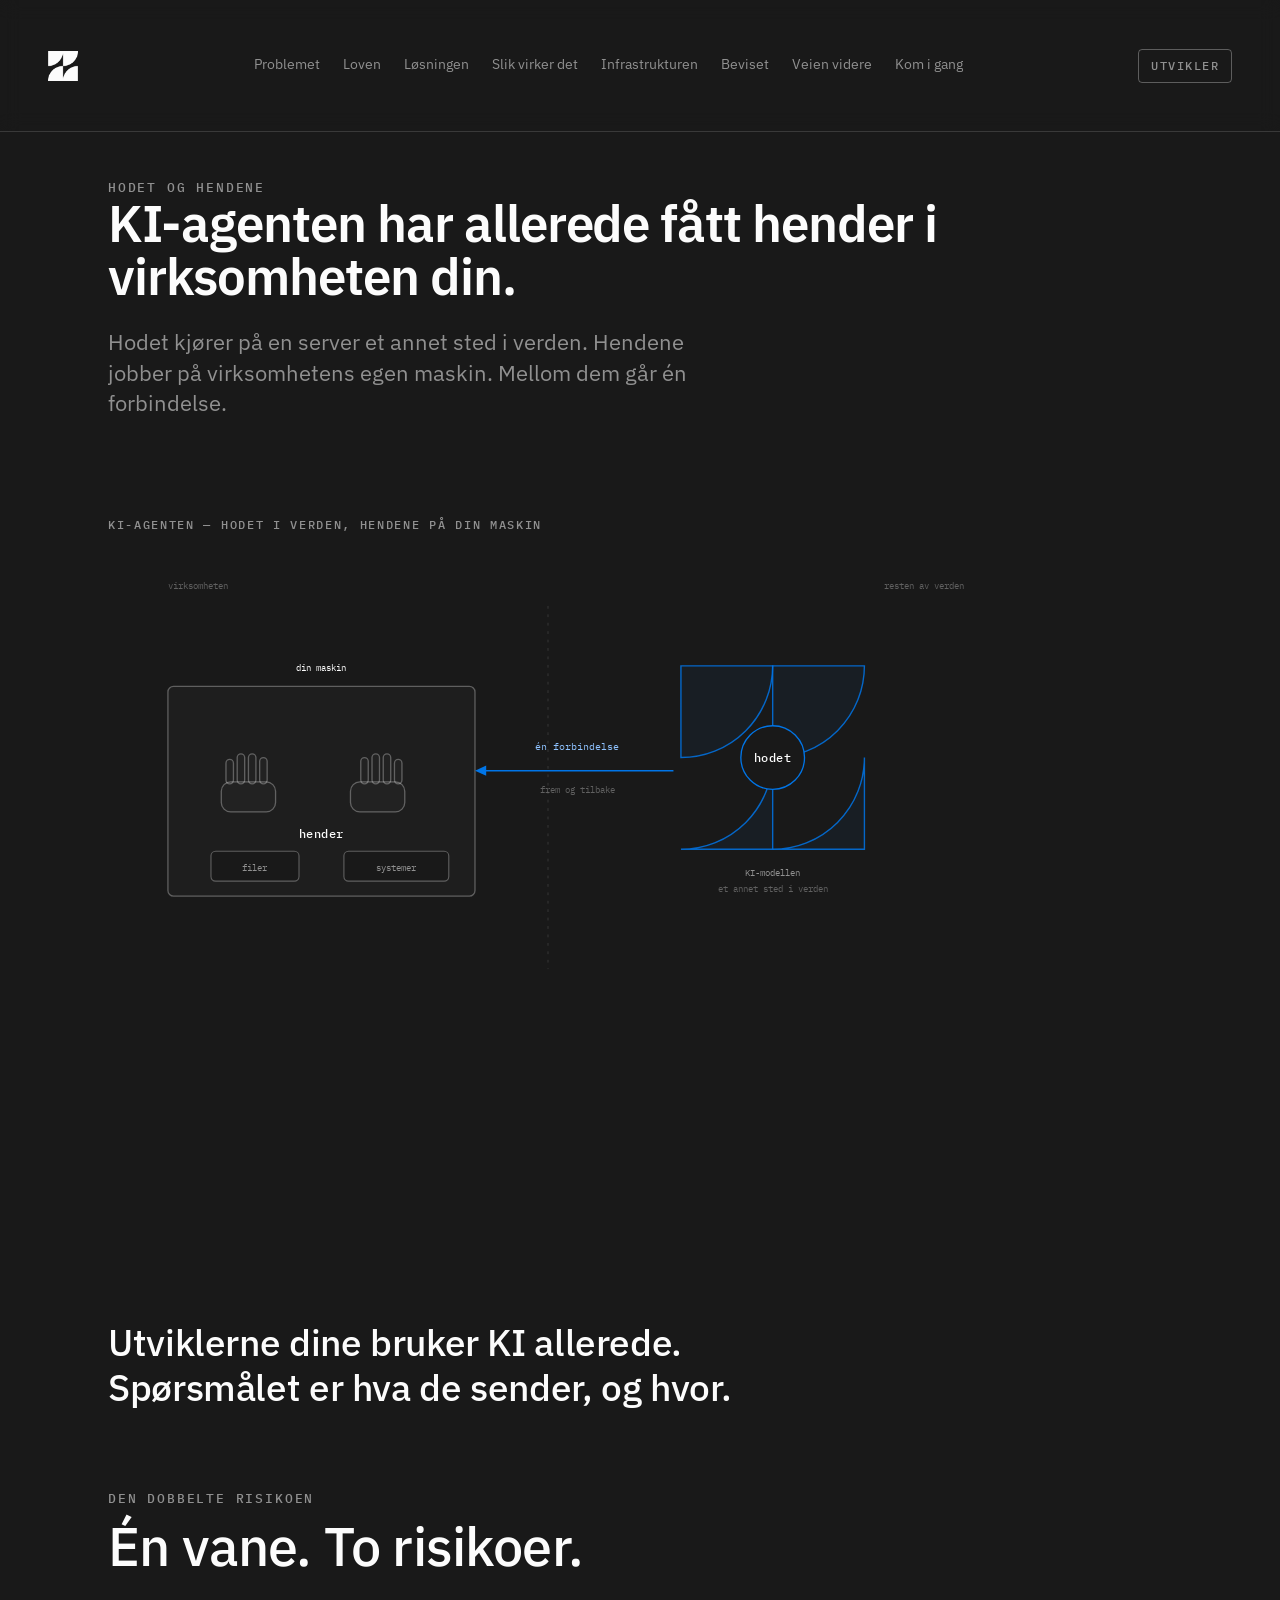
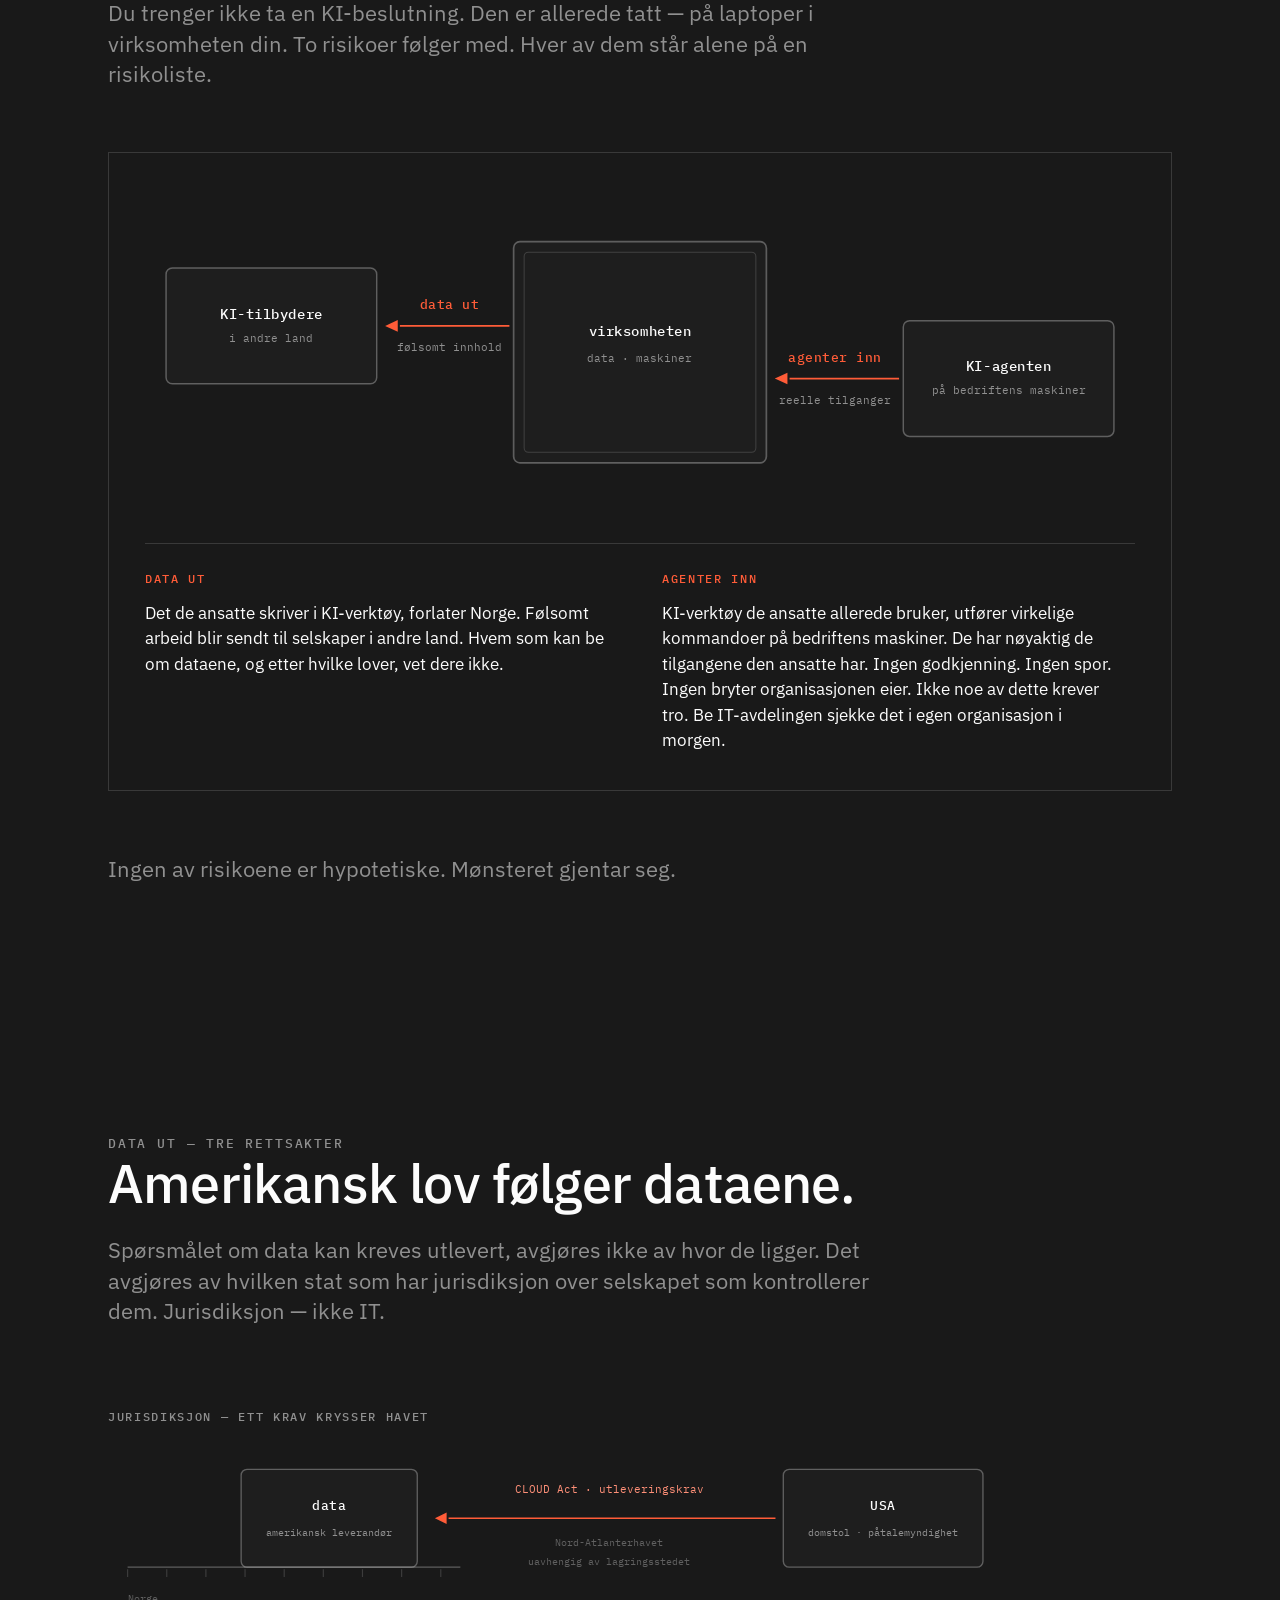
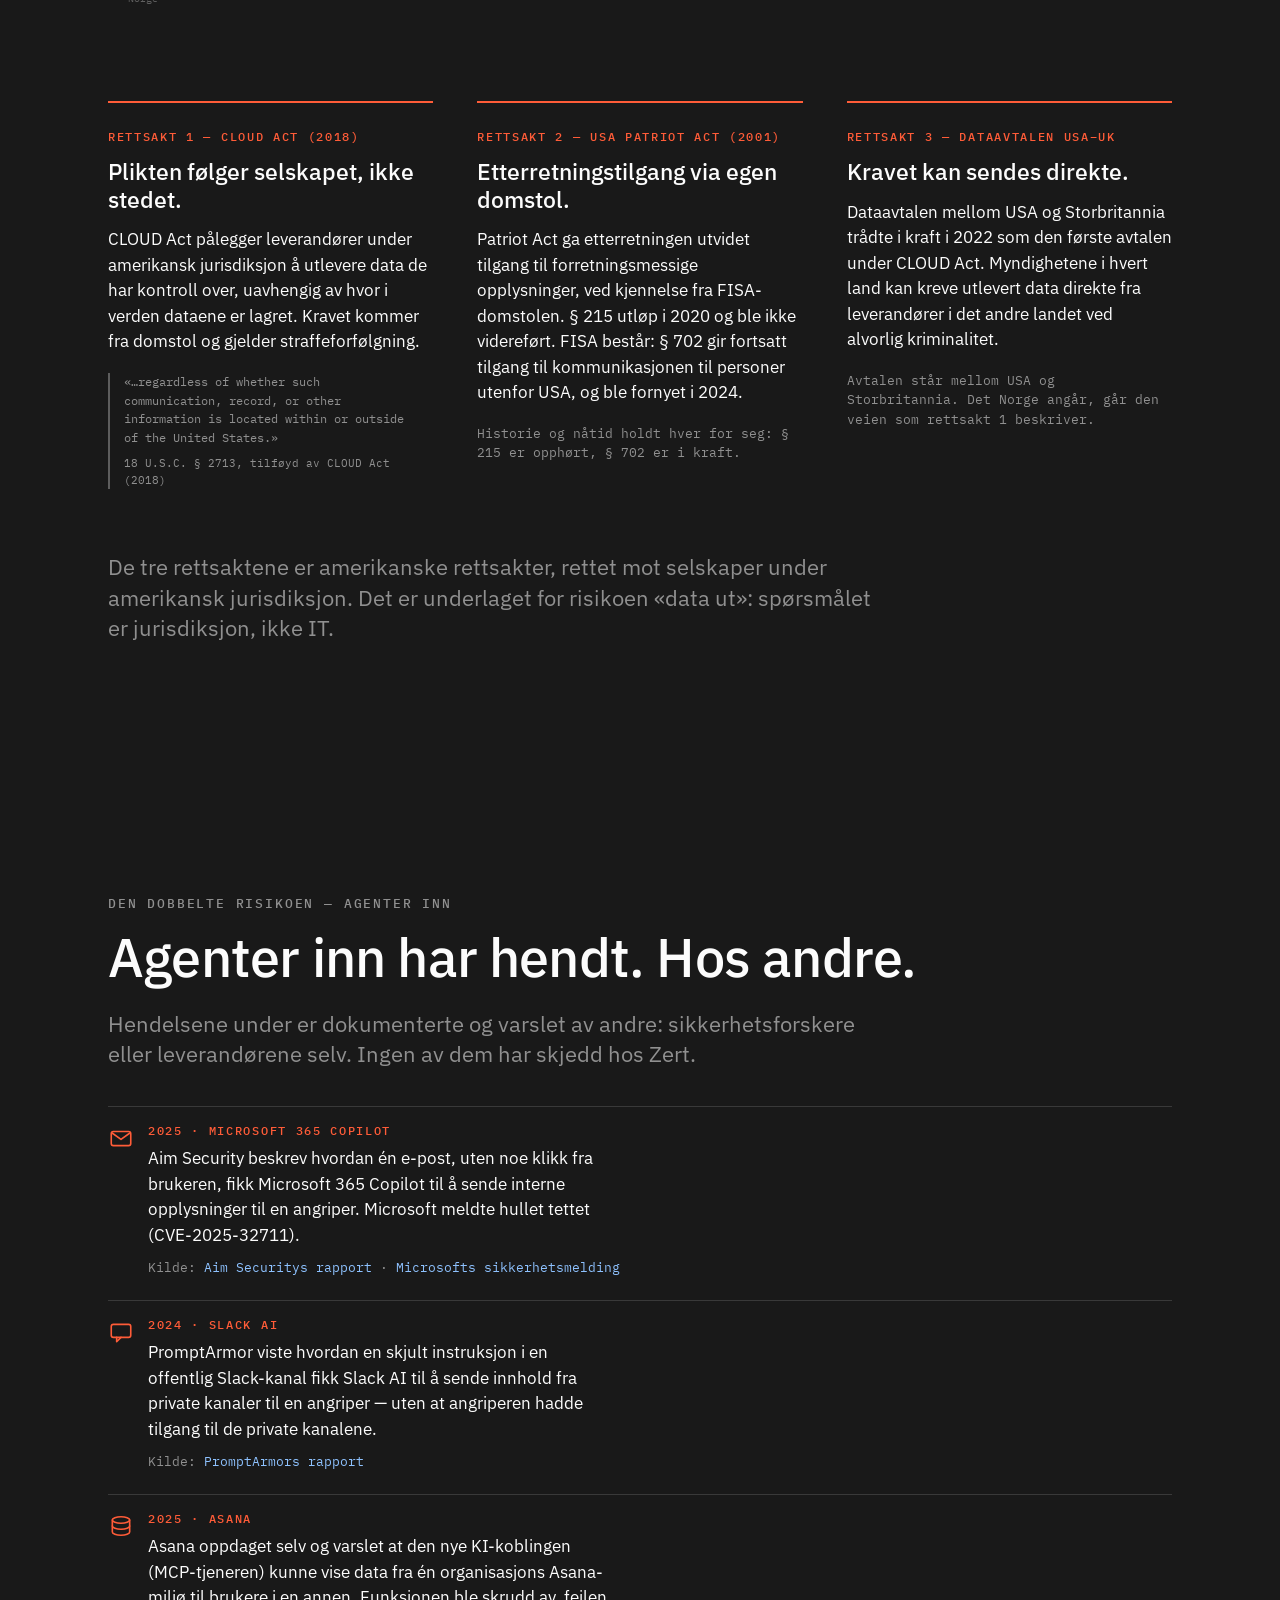
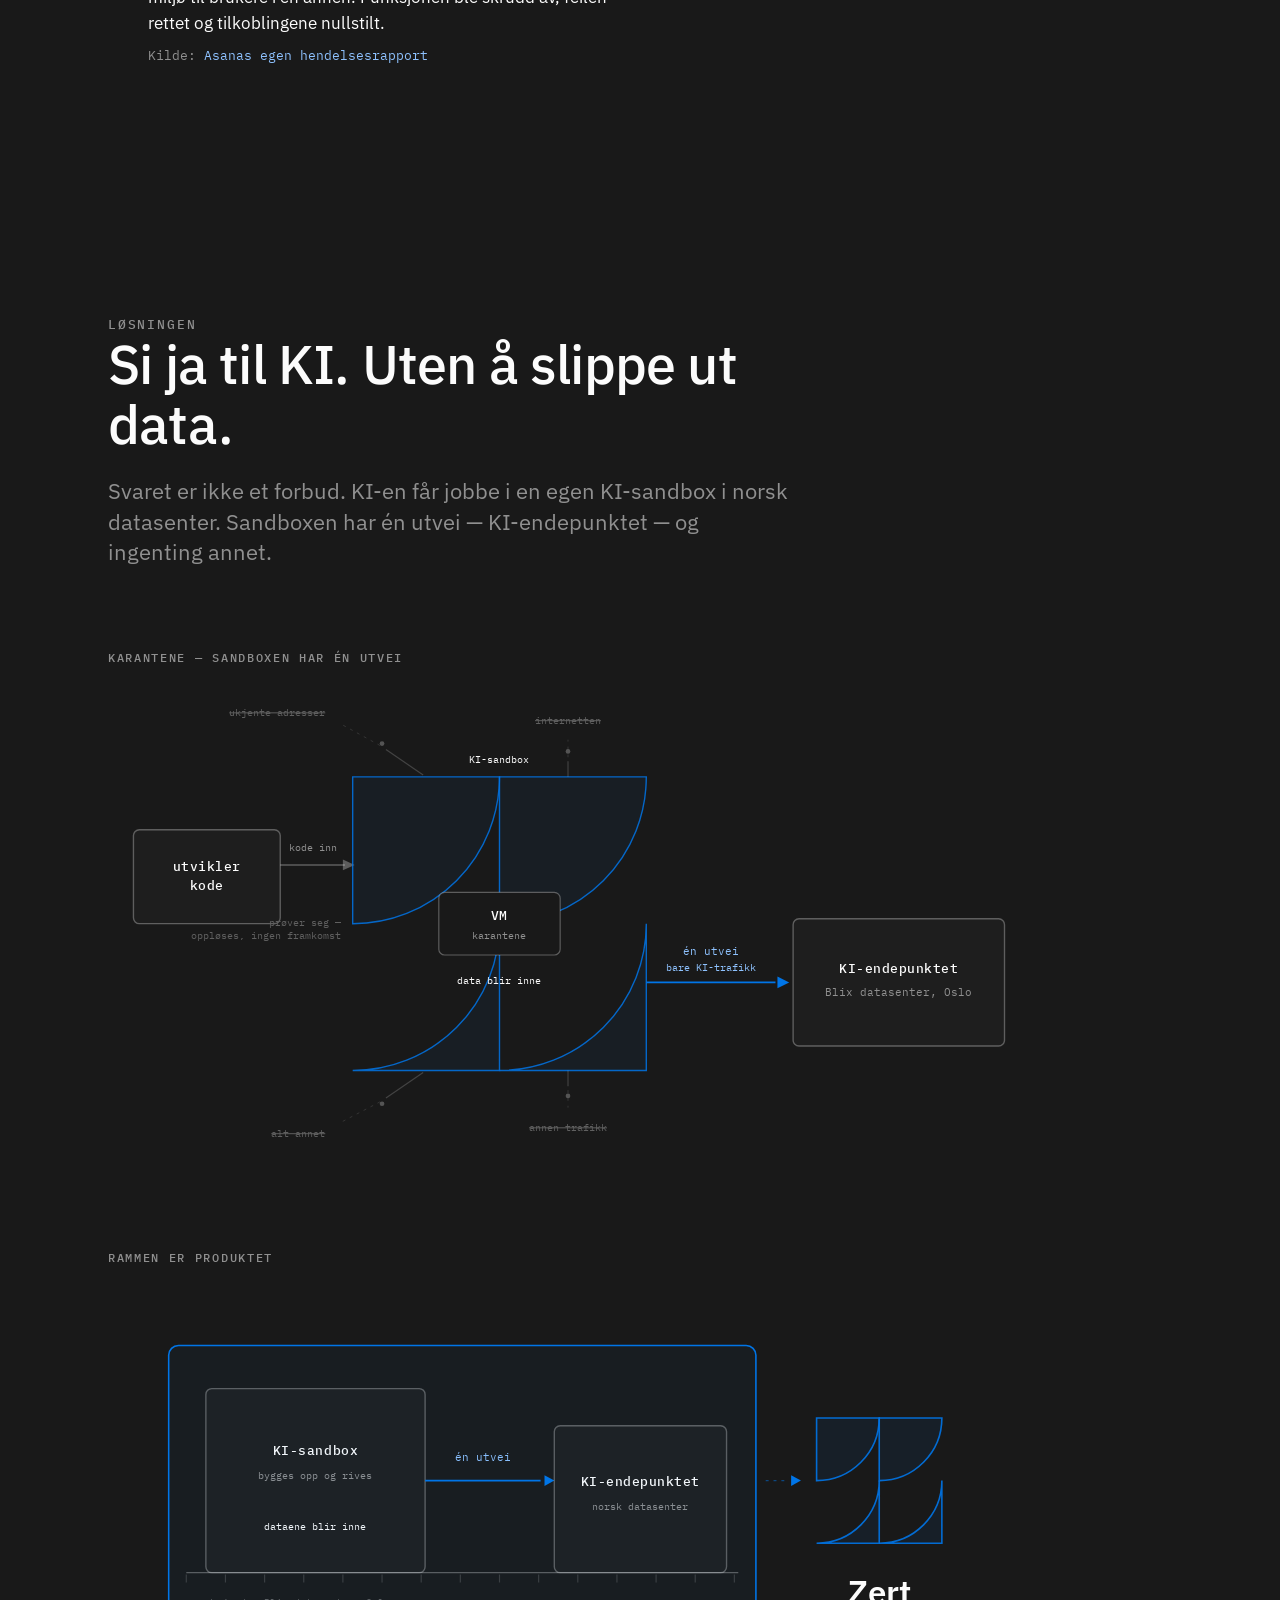
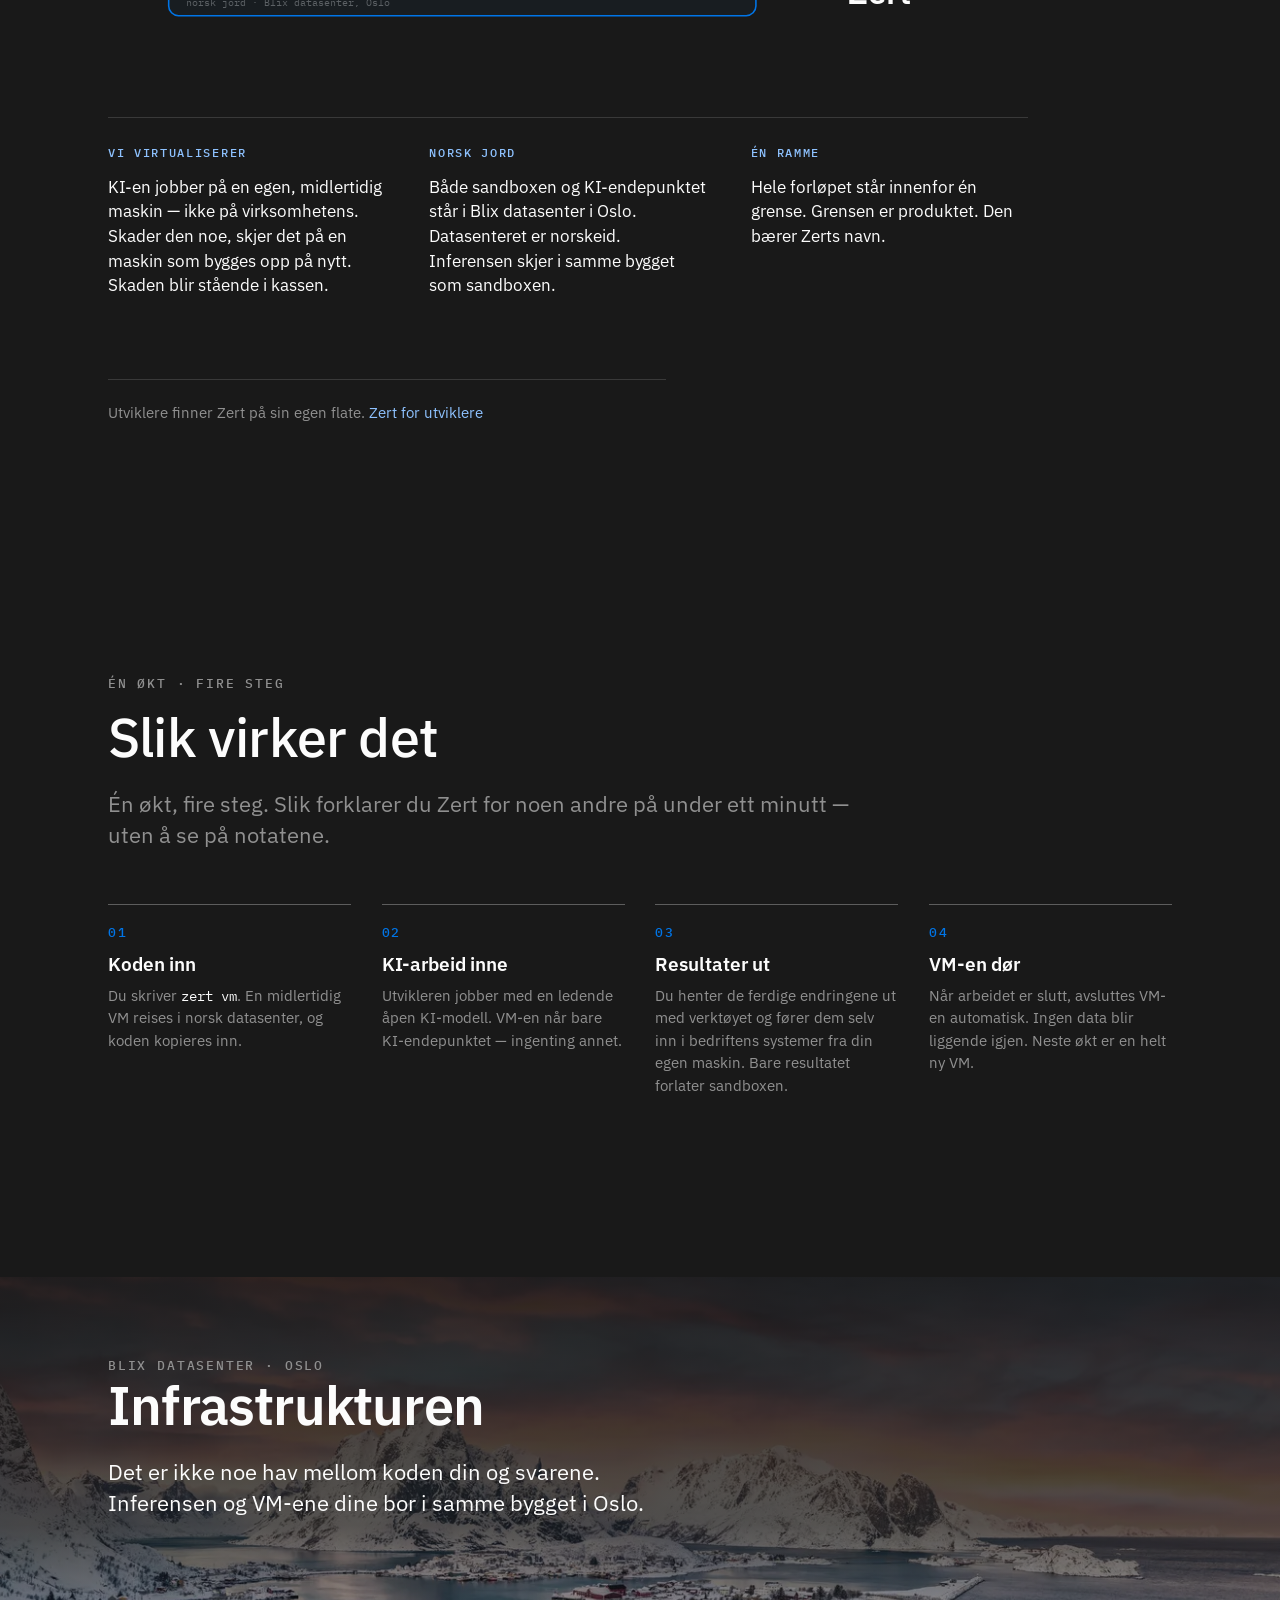
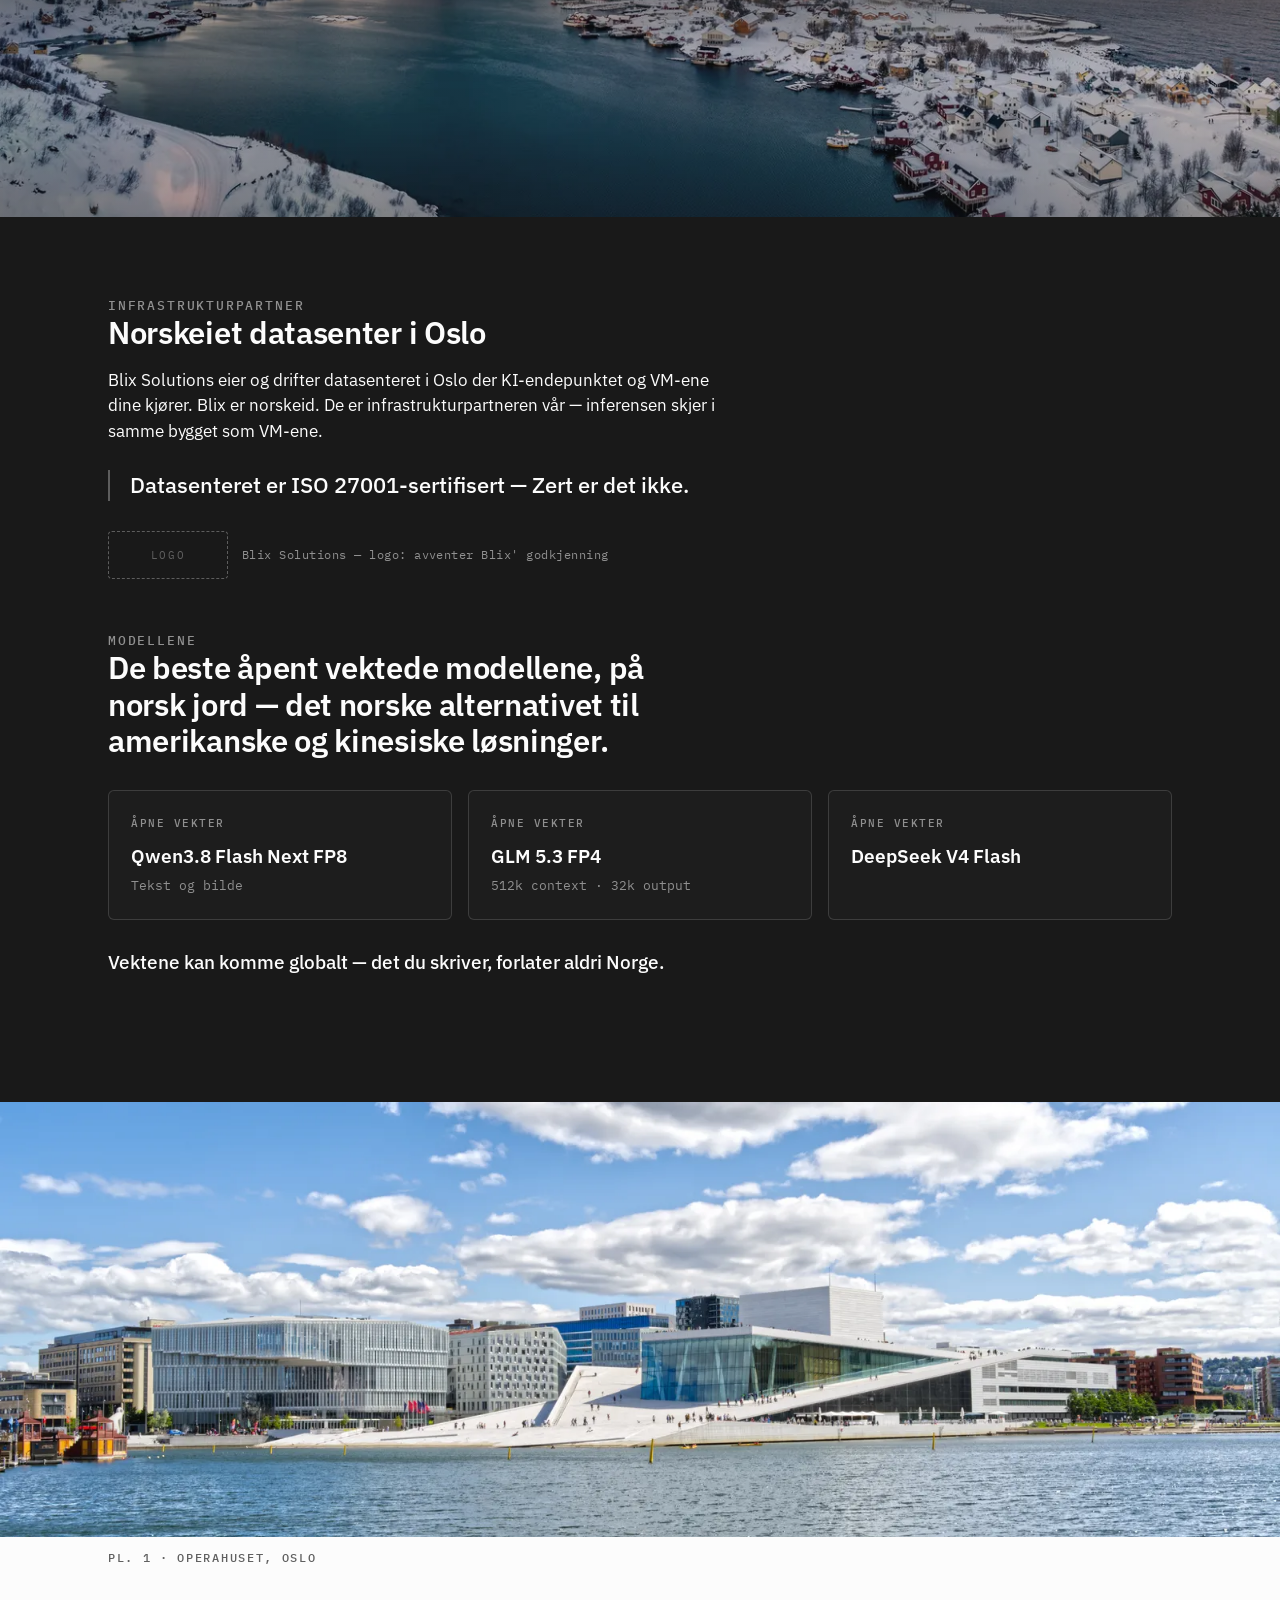
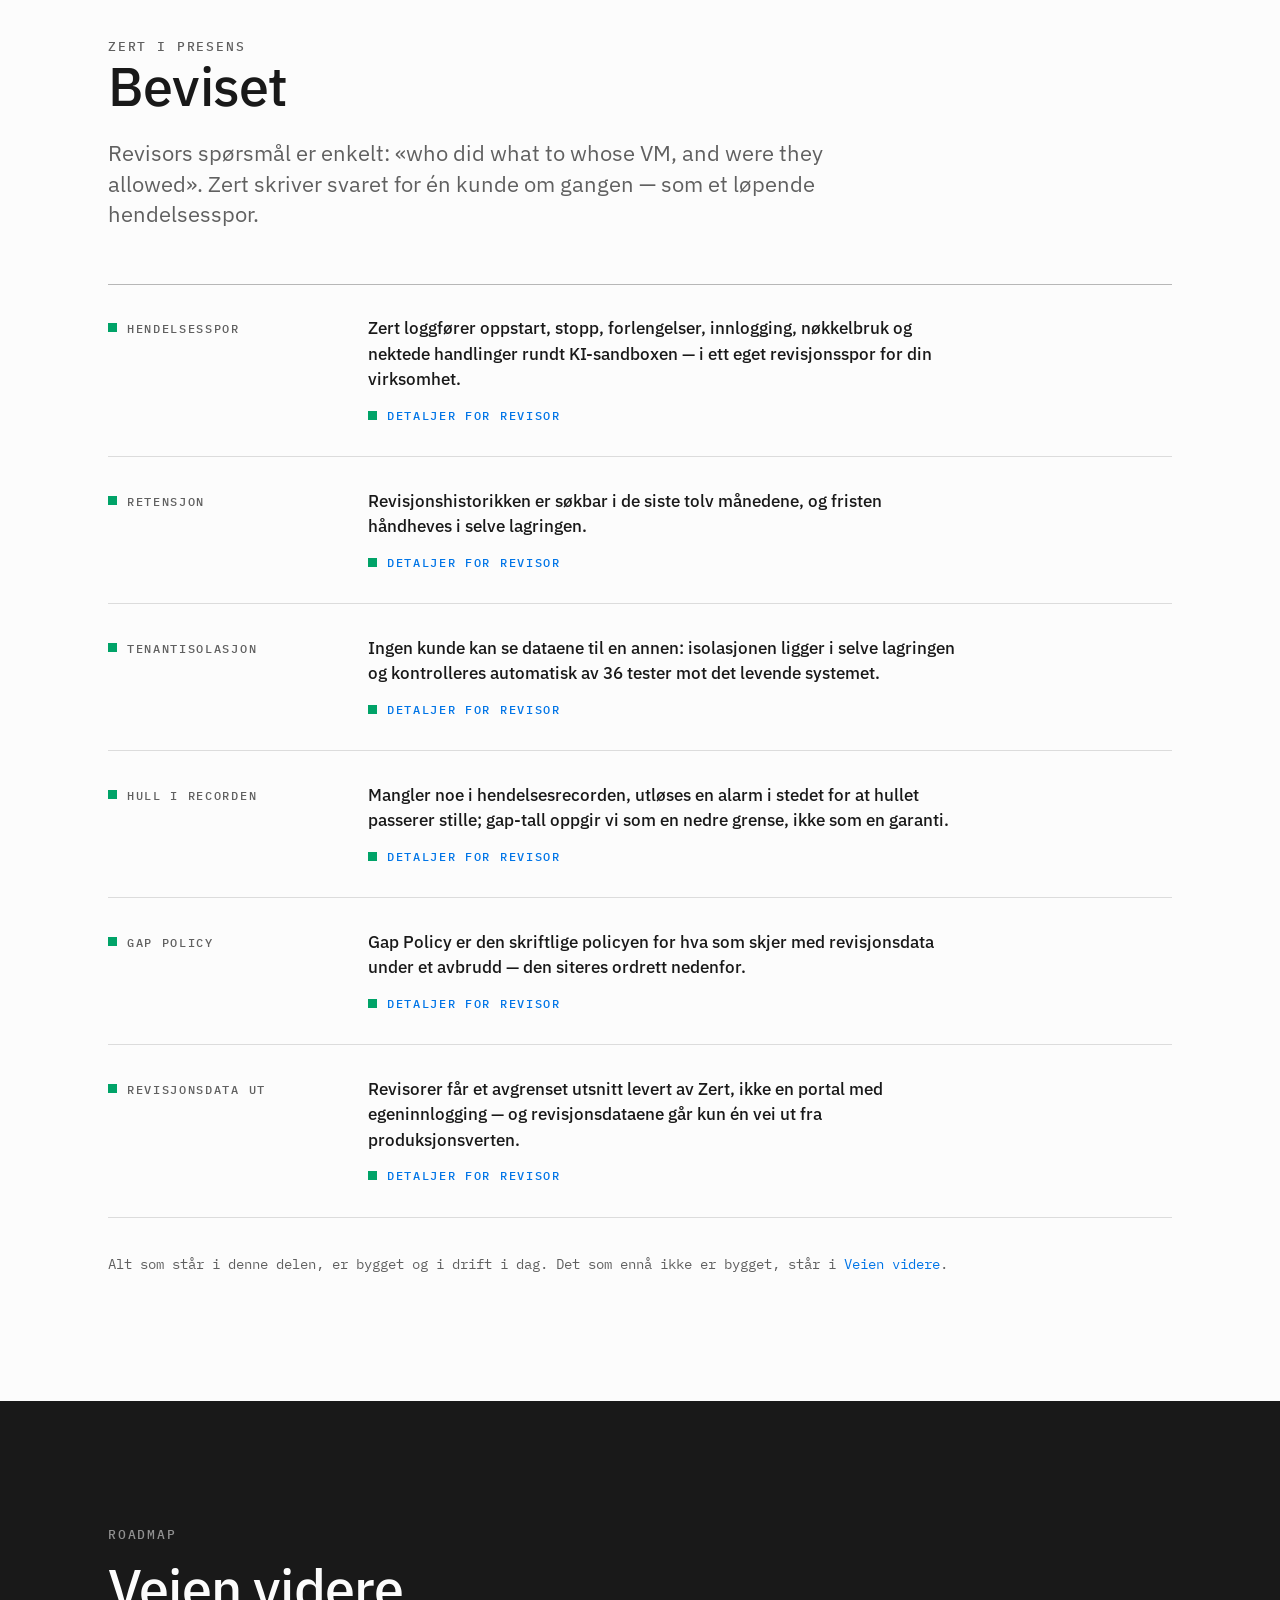
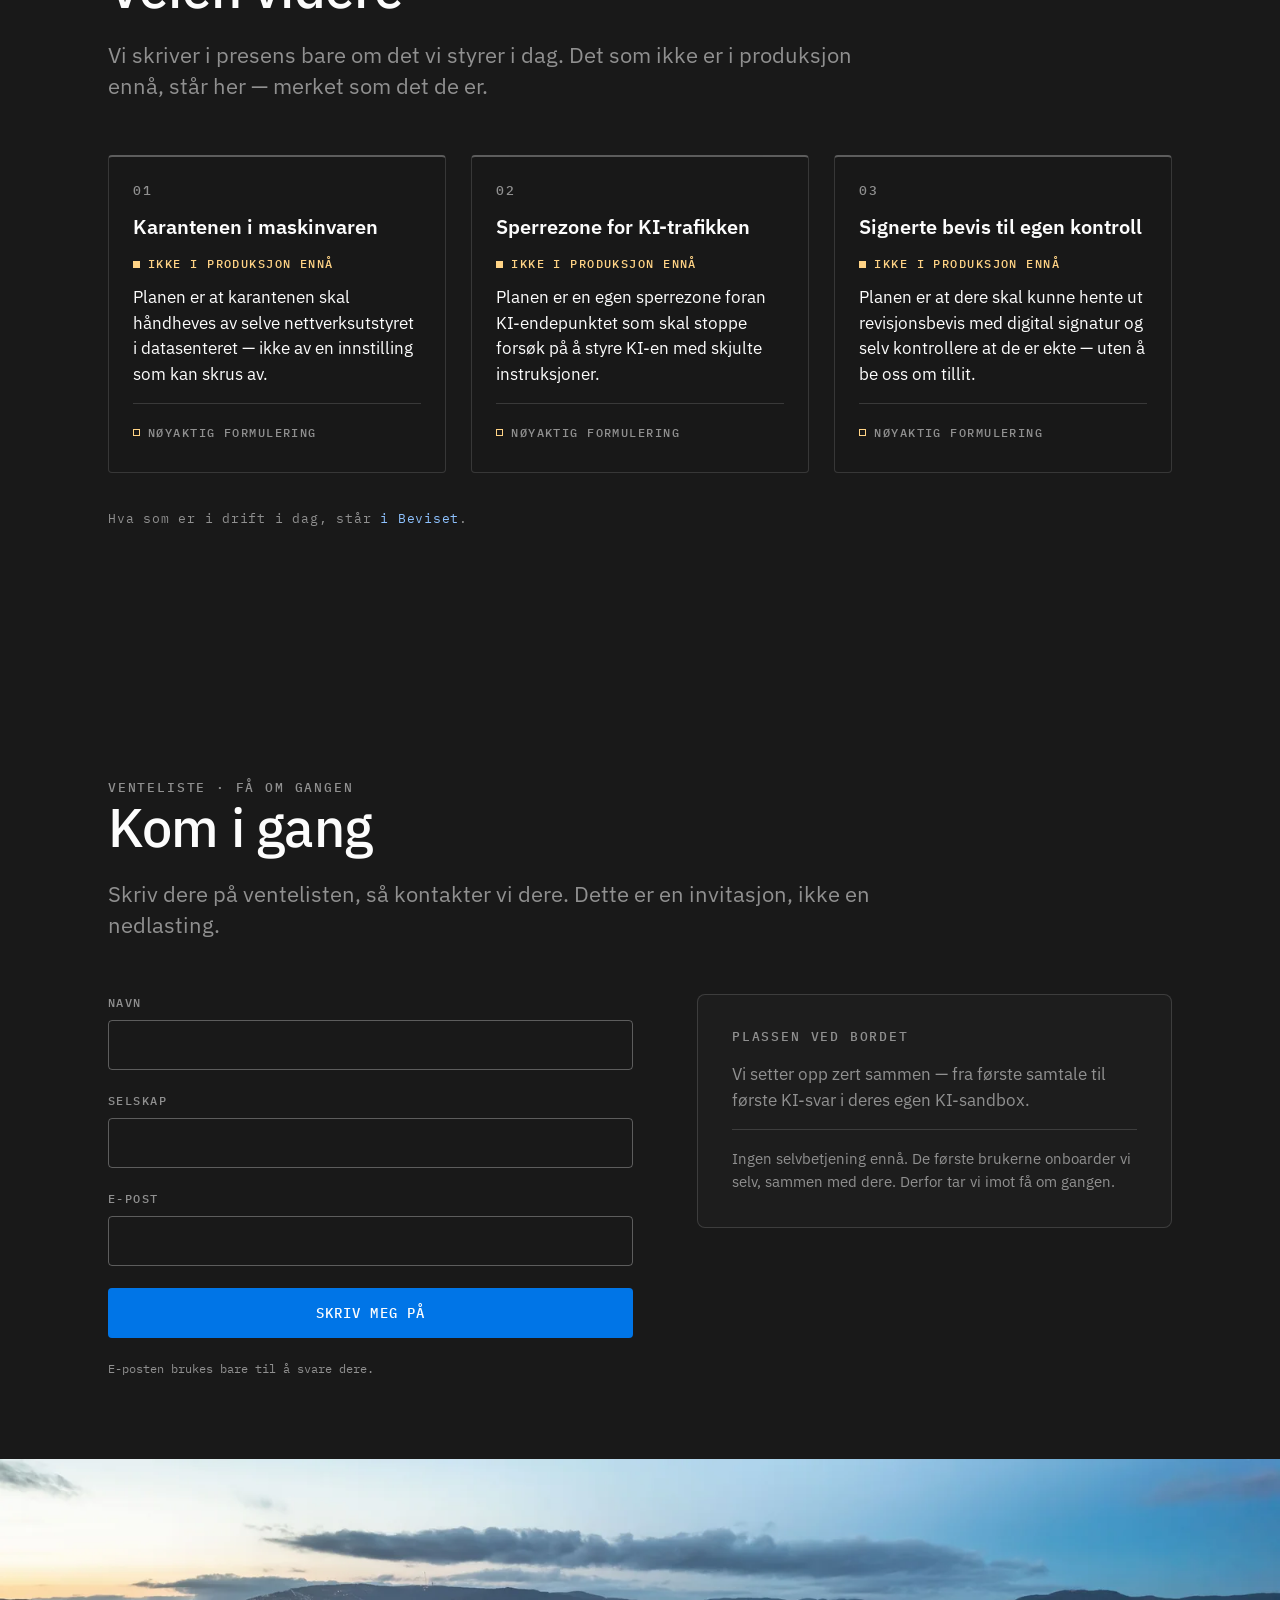
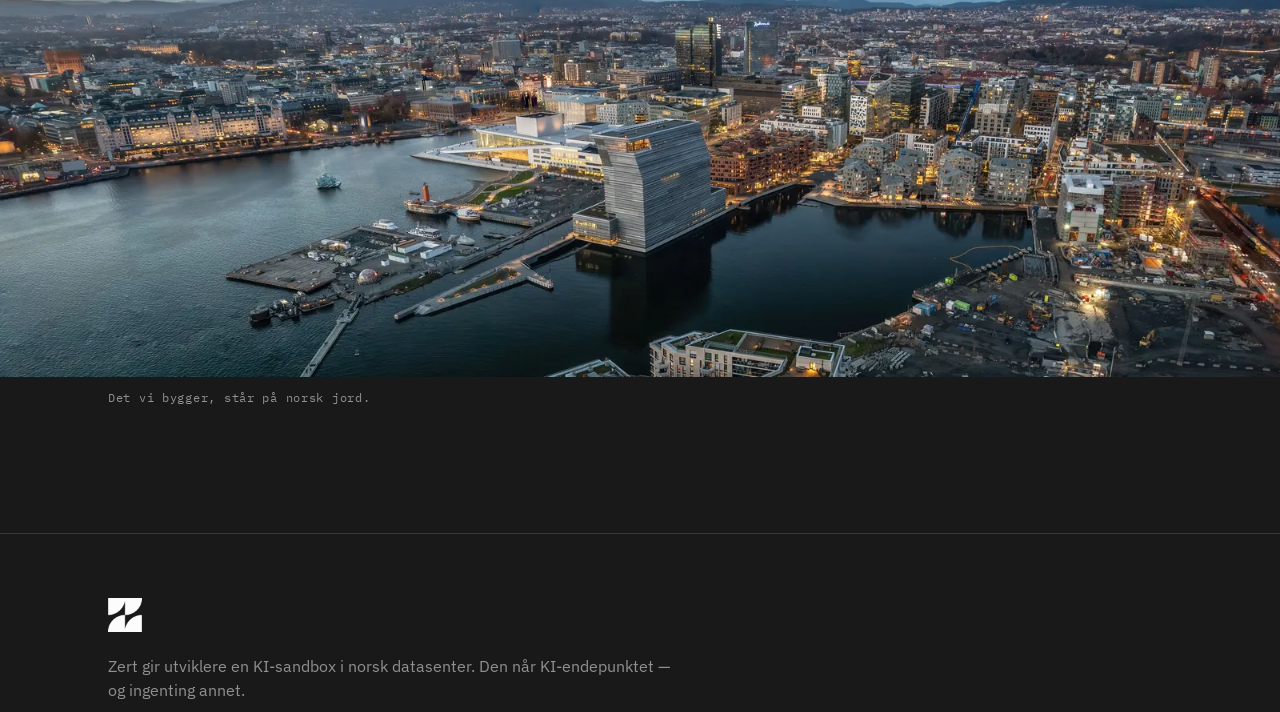
<file: index.html>
<!DOCTYPE html>
<html lang="nb">
<head>
  <meta charset="utf-8">
  <meta name="viewport" content="width=device-width, initial-scale=1">
  <title>Zert — KI-agenten i virksomheten din. Karantene på norsk jord.</title>
  <meta name="description" content="KI-agenter jobber allerede på virksomhetens egne maskiner. Zert gir utviklerne en KI-sandbox i norsk datasenter. Den når KI-endepunktet — og ingenting annet.">
  <link rel="canonical" href="https://zert.no/">
  <meta property="og:type" content="website">
  <meta property="og:site_name" content="Zert">
  <meta property="og:locale" content="nb_NO">
  <meta property="og:url" content="https://zert.no/">
  <meta property="og:title" content="Zert — KI-agenten i virksomheten din. Karantene på norsk jord.">
  <meta property="og:description" content="KI-agenter jobber allerede på virksomhetens egne maskiner. Zert gir utviklerne en KI-sandbox i norsk datasenter. Den når KI-endepunktet — og ingenting annet.">
  <meta property="og:image" content="https://zert.no/static/og-image.webp">
  <meta property="og:image:width" content="1200">
  <meta property="og:image:height" content="630">
  <meta property="og:image:alt" content="Zert — kjennemerke over flyfoto av et norsk fiskevær i kveldslys.">
  <meta name="twitter:card" content="summary_large_image">
  <meta name="twitter:title" content="Zert — KI-agenten i virksomheten din. Karantene på norsk jord.">
  <meta name="twitter:description" content="KI-agenter jobber allerede på virksomhetens egne maskiner. Zert gir utviklerne en KI-sandbox i norsk datasenter. Den når KI-endepunktet — og ingenting annet.">
  <meta name="twitter:image" content="https://zert.no/static/og-image.webp">
  <meta name="theme-color" content="#191919">
  <link rel="icon" type="image/png" href="static/Zert_Kjennemerke_DempetHvit.png">
  <link rel="stylesheet" href="style.css">
</head>
<body>
  <a class="skip-link" href="#hovedinnhold">Hopp til hovedinnhold</a>

  <header class="site-header">
    <a class="site-header__logo" href="#hero" aria-label="Zert — til toppen">
      <img src="static/Zert_Kjennemerke_DempetHvit.png" alt="Zert" width="44" height="44">
    </a>
    <nav class="site-nav" aria-label="Sider på nettstedet">
      <ul>
        <li><a href="#problemet">Problemet</a></li>
        <li><a href="#loven">Loven</a></li>
        <li><a href="#losningen">Løsningen</a></li>
        <li><a href="#slik-virker-det">Slik virker det</a></li>
        <li><a href="#infrastrukturen">Infrastrukturen</a></li>
        <li><a href="#beviset">Beviset</a></li>
        <li><a href="#veien-videre">Veien videre</a></li>
        <li><a href="#kom-i-gang">Kom i gang</a></li>
      </ul>
    </nav>
    <a class="site-header__flate" href="utviklere.html">Utvikler</a>
  </header>

  <noscript>
    <p class="noscript-note">Nettstedet er bygget for å leses uten JavaScript. Alle seksjoner og lenker fungerer som de er.</p>
  </noscript>

  <main id="hovedinnhold">

    <!-- ===== ACT:hero:start ===== -->
    <section id="hero" class="section section--hero" data-act="hero" aria-labelledby="hero-tittel">
      <div class="section__inner">
        <div class="hero__content" data-reveal-group>
          <p class="kicker" data-reveal>Hodet og hendene</p>
          <h1 class="hero__title" id="hero-tittel" data-reveal>KI-agenten har allerede fått hender i virksomheten din.</h1>
          <p class="hero__ingress ingress" data-reveal>Hodet kjører på en server et annet sted i verden. Hendene jobber på virksomhetens egen maskin. Mellom dem går én forbindelse.</p>
        </div>

        <!-- Hodet/hender-diagrammet (ticket #17): KI-agenten som scene. -->
        <figure class="hero__figure hero__figure--scene" data-reveal-group>
          <figcaption class="hero__figure-label" data-reveal>KI-agenten — hodet i verden, hendene på din maskin</figcaption>

          <div class="hero__agendiagram" data-reveal>

            <!-- Bred variant (desktop): hodet i verden til høyre, hender på
                 virksomhetens maskin til venstre, én forbindelse over grensen. -->
            <svg class="agent agent--wide" viewBox="0 0 940 500" role="img" focusable="false"
                 aria-labelledby="agent-breed-t agent-breed-d">
              <title id="agent-breed-t">KI-agenten: hodet et annet sted i verden, hendene på din maskin</title>
              <desc id="agent-breed-d">En KI-agent er hodet — selve KI-modellen — som kjører på en server et annet sted i verden, og programmet som gir den hender på virksomhetens egen maskin. Hendene arbeider i filer og systemer der. Mellom hodet og hendene går én eneste forbindelse, frem og tilbake.</desc>

              <text class="agent__text agent__text--micro agent__text--muted d-fade" style="--d:100ms" x="64" y="46">virksomheten</text>
              <text class="agent__text agent__text--micro agent__text--muted d-fade" style="--d:600ms" x="914" y="46" text-anchor="end">resten av verden</text>
              <line class="agent__grense d-fade" style="--d:550ms" x1="470" y1="64" x2="470" y2="452"/>

              <!-- Hendene: på virksomhetens egen maskin -->
              <g>
                <rect class="agent__maskin d-draw" pathLength="100" x="64" y="150" width="328" height="224" rx="6"/>
                <text class="agent__text agent__text--micro agent__text--strong d-fade" style="--d:150ms" x="228" y="134" text-anchor="middle">din maskin</text>
              </g>
              <g class="agent__hand">
                <rect class="d-draw" pathLength="100" x="126" y="228" width="8" height="26" rx="4"/>
                <rect class="d-draw" style="--d:40ms" pathLength="100" x="138" y="222" width="8" height="32" rx="4"/>
                <rect class="d-draw" style="--d:80ms" pathLength="100" x="150" y="222" width="8" height="32" rx="4"/>
                <rect class="d-draw" style="--d:120ms" pathLength="100" x="162" y="226" width="8" height="28" rx="4"/>
                <rect class="d-draw" style="--d:160ms" pathLength="100" x="121" y="252" width="58" height="32" rx="10"/>
              </g>
              <g class="agent__hand">
                <rect class="d-draw" style="--d:140ms" pathLength="100" x="270" y="226" width="8" height="28" rx="4"/>
                <rect class="d-draw" style="--d:180ms" pathLength="100" x="282" y="222" width="8" height="32" rx="4"/>
                <rect class="d-draw" style="--d:220ms" pathLength="100" x="294" y="222" width="8" height="32" rx="4"/>
                <rect class="d-draw" style="--d:260ms" pathLength="100" x="306" y="228" width="8" height="26" rx="4"/>
                <rect class="d-draw" style="--d:300ms" pathLength="100" x="259" y="252" width="58" height="32" rx="10"/>
              </g>
              <text class="agent__text agent__text--node d-fade" style="--d:480ms" x="228" y="312" text-anchor="middle">hender</text>
              <g>
                <rect class="agent__chip d-draw" style="--d:420ms" pathLength="100" x="110" y="326" width="94" height="32" rx="5"/>
                <text class="agent__text agent__text--micro d-fade" style="--d:560ms" x="157" y="347" text-anchor="middle">filer</text>
                <rect class="agent__chip d-draw" style="--d:460ms" pathLength="100" x="252" y="326" width="112" height="32" rx="5"/>
                <text class="agent__text agent__text--micro d-fade" style="--d:600ms" x="308" y="347" text-anchor="middle">systemer</text>
              </g>

              <!-- Hodet: designelementet et annet sted i verden -->
              <g transform="translate(612 128) scale(0.245)">
                <path class="agent__blad d-draw" pathLength="100" d="M0 0 H400 A400 400 0 0 1 0 400 Z"/>
                <path class="agent__blad d-draw" style="--d:60ms" pathLength="100" d="M400 0 H800 A400 400 0 0 1 400 400 Z"/>
                <path class="agent__blad d-draw" style="--d:100ms" pathLength="100" d="M400 400 V800 H0 A400 400 0 0 0 400 400 Z"/>
                <path class="agent__blad d-draw" style="--d:140ms" pathLength="100" d="M800 400 V800 H400 A400 400 0 0 0 800 400 Z"/>
              </g>
              <g>
                <circle class="agent__kjerne d-draw" style="--d:760ms" pathLength="100" cx="710" cy="226" r="34"/>
                <text class="agent__text agent__text--node d-fade" style="--d:880ms" x="710" y="231" text-anchor="middle">hodet</text>
                <text class="agent__text agent__text--micro d-fade" style="--d:920ms" x="710" y="352" text-anchor="middle">KI-modellen</text>
                <text class="agent__text agent__text--micro agent__text--muted d-fade" style="--d:960ms" x="710" y="370" text-anchor="middle">et annet sted i verden</text>
              </g>

              <!-- Én forbindelse mellom hodet og hendene -->
              <g>
                <line class="agent__linje d-draw" style="--d:1020ms" pathLength="100" x1="398" y1="240" x2="604" y2="240"/>
                <path class="agent__pil d-fade" style="--d:1280ms" d="M404 234.5 L392 240 L404 245.5 Z"/>
                <text class="agent__text agent__text--led d-fade" style="--d:1240ms" x="501" y="218" text-anchor="middle">én forbindelse</text>
                <text class="agent__text agent__text--micro agent__text--muted d-fade" style="--d:1280ms" x="501" y="264" text-anchor="middle">frem og tilbake</text>
                <circle class="agent__puls" style="--px:-198px; --d:1300ms" cx="602" cy="240" r="3.5"/>
              </g>
            </svg>

            <!-- Smal variant (mobil): samme historie, loddrett forløp —
                 hodet øverst, grensen under, maskinen med hendene nederst. -->
            <svg class="agent agent--tall" viewBox="-8 0 356 660" role="img" focusable="false"
                 aria-labelledby="agent-smal-t agent-smal-d">
              <title id="agent-smal-t">KI-agenten: hodet et annet sted i verden, hendene på din maskin</title>
              <desc id="agent-smal-d">En KI-agent er hodet — selve KI-modellen — som kjører på en server et annet sted i verden, og programmet som gir den hender på virksomhetens egen maskin. Hendene arbeider i filer og systemer der. Mellom hodet og hendene går én eneste forbindelse, frem og tilbake.</desc>

              <text class="agent__text agent__text--micro agent__text--muted d-fade" style="--d:600ms" x="170" y="30" text-anchor="middle">resten av verden</text>

              <g transform="translate(90 48) scale(0.2)">
                <path class="agent__blad d-draw" pathLength="100" d="M0 0 H400 A400 400 0 0 1 0 400 Z"/>
                <path class="agent__blad d-draw" style="--d:60ms" pathLength="100" d="M400 0 H800 A400 400 0 0 1 400 400 Z"/>
                <path class="agent__blad d-draw" style="--d:100ms" pathLength="100" d="M400 400 V800 H0 A400 400 0 0 0 400 400 Z"/>
                <path class="agent__blad d-draw" style="--d:140ms" pathLength="100" d="M800 400 V800 H400 A400 400 0 0 0 800 400 Z"/>
              </g>
              <g>
                <circle class="agent__kjerne d-draw" style="--d:760ms" pathLength="100" cx="170" cy="128" r="30"/>
                <text class="agent__text agent__text--node d-fade" style="--d:880ms" x="170" y="133" text-anchor="middle">hodet</text>
                <text class="agent__text agent__text--micro d-fade" style="--d:920ms" x="170" y="232" text-anchor="middle">KI-modellen</text>
                <text class="agent__text agent__text--micro agent__text--muted d-fade" style="--d:960ms" x="170" y="250" text-anchor="middle">et annet sted i verden</text>
              </g>

              <line class="agent__grense d-fade" style="--d:550ms" x1="8" y1="280" x2="332" y2="280"/>

              <g>
                <line class="agent__linje d-draw" style="--d:1020ms" pathLength="100" x1="170" y1="292" x2="170" y2="374"/>
                <path class="agent__pil d-fade" style="--d:1280ms" d="M164.5 376 L170 388 L175.5 376 Z"/>
                <text class="agent__text agent__text--led d-fade" style="--d:1240ms" x="184" y="326">én forbindelse</text>
                <text class="agent__text agent__text--micro agent__text--muted d-fade" style="--d:1280ms" x="184" y="344">frem og tilbake</text>
                <circle class="agent__puls" style="--py:88px; --d:1300ms" cx="170" cy="294" r="3.5"/>
              </g>

              <g>
                <rect class="agent__maskin d-draw" pathLength="100" x="40" y="400" width="260" height="212" rx="6"/>
                <text class="agent__text agent__text--micro agent__text--strong d-fade" style="--d:150ms" x="170" y="426" text-anchor="middle">din maskin</text>
              </g>
              <g class="agent__hand">
                <rect class="d-draw" pathLength="100" x="89" y="446" width="7" height="22" rx="3.5"/>
                <rect class="d-draw" style="--d:40ms" pathLength="100" x="99" y="441" width="7" height="27" rx="3.5"/>
                <rect class="d-draw" style="--d:80ms" pathLength="100" x="109" y="441" width="7" height="27" rx="3.5"/>
                <rect class="d-draw" style="--d:120ms" pathLength="100" x="119" y="444" width="7" height="24" rx="3.5"/>
                <rect class="d-draw" style="--d:160ms" pathLength="100" x="85" y="466" width="50" height="28" rx="9"/>
              </g>
              <g class="agent__hand">
                <rect class="d-draw" style="--d:140ms" pathLength="100" x="213" y="444" width="7" height="24" rx="3.5"/>
                <rect class="d-draw" style="--d:180ms" pathLength="100" x="223" y="441" width="7" height="27" rx="3.5"/>
                <rect class="d-draw" style="--d:220ms" pathLength="100" x="233" y="441" width="7" height="27" rx="3.5"/>
                <rect class="d-draw" style="--d:260ms" pathLength="100" x="243" y="446" width="7" height="22" rx="3.5"/>
                <rect class="d-draw" style="--d:300ms" pathLength="100" x="205" y="466" width="50" height="28" rx="9"/>
              </g>
              <text class="agent__text agent__text--node d-fade" style="--d:480ms" x="170" y="518" text-anchor="middle">hender</text>
              <g>
                <rect class="agent__chip d-draw" style="--d:420ms" pathLength="100" x="72" y="532" width="86" height="30" rx="5"/>
                <text class="agent__text agent__text--micro d-fade" style="--d:560ms" x="115" y="552" text-anchor="middle">filer</text>
                <rect class="agent__chip d-draw" style="--d:460ms" pathLength="100" x="186" y="532" width="102" height="30" rx="5"/>
                <text class="agent__text agent__text--micro d-fade" style="--d:600ms" x="237" y="552" text-anchor="middle">systemer</text>
              </g>
            </svg>

          </div>
        </figure>
        <!-- /Hodet/hender-diagrammet (ticket #17) -->

      </div>
    </section>
    <!-- ===== /ACT:hero ===== -->

    <!-- ===== ACT:problemet:start ===== -->
    <section id="problemet" class="section section--problemet" data-act="problemet" aria-labelledby="problemet-tittel">
      <div class="section__inner" data-reveal-group>
        <p class="problemet__led" data-reveal>Utviklerne dine bruker KI allerede. Spørsmålet er hva de sender, og hvor.</p>

        <div class="problemet__hode">
          <p class="kicker" data-reveal>Den dobbelte risikoen</p>
          <h2 class="section__title" id="problemet-tittel" data-reveal>Én vane. To risikoer.</h2>
          <p class="ingress" data-reveal>Du trenger ikke ta en KI-beslutning. Den er allerede tatt — på laptoper i virksomheten din. To risikoer følger med. Hver av dem står alene på en risikoliste.</p>
        </div>

        <figure class="problemet__ramme" data-reveal-group>
          <div class="problemet__diagram" data-reveal>

            <!-- Bred variant (desktop): ett bilde, to piler over virksomhetens
                 grense. Data ut tegnes først (styrets egen bekymring leder),
                 så agenter inn. -->
            <svg class="pilediagram pilediagram--wide" viewBox="0 0 940 310" role="img" focusable="false"
                 aria-labelledby="piler-breed-t piler-breed-d">
              <title id="piler-breed-t">Den dobbelte risikoen: data ut og agenter inn</title>
              <desc id="piler-breed-d">Mitt i bildet er virksomheten: egen data, egne maskiner, egne ansatte. Den første pilen, data ut, går fra virksomheten og ut til KI-tilbydere i andre land: følsomt innhold sendes ut. Den andre pilen, agenter inn, går inn i virksomheten fra KI-agenten, som kjører på bedriftens egne maskiner og utfører kommandoer med reelle tilganger.</desc>

              <!-- Virksomheten: grensen begge pilene krysser -->
              <g>
                <rect class="pilediagram__node pilediagram__node--org d-draw" pathLength="100" x="350" y="50" width="240" height="210" rx="6"/>
                <rect class="pilediagram__seam d-draw" style="--d:60ms" pathLength="100" x="360" y="60" width="220" height="190" rx="4"/>
                <text class="pilediagram__text pilediagram__text--node d-fade" style="--d:150ms" x="470" y="140" text-anchor="middle">virksomheten</text>
                <text class="pilediagram__text pilediagram__text--micro d-fade" style="--d:200ms" x="470" y="164" text-anchor="middle">data · maskiner</text>
              </g>

              <!-- Pil 1: data ut — virksomheten -> utenlandske tilbyder -->
              <g>
                <rect class="pilediagram__node d-draw" style="--d:150ms" pathLength="100" x="20" y="75" width="200" height="110" rx="6"/>
                <text class="pilediagram__text pilediagram__text--node d-fade" style="--d:300ms" x="120" y="123" text-anchor="middle">KI-tilbydere</text>
                <text class="pilediagram__text pilediagram__text--micro d-fade" style="--d:340ms" x="120" y="145" text-anchor="middle">i andre land</text>
                <line class="pilediagram__pil d-draw" style="--d:300ms" pathLength="100" x1="346" y1="130" x2="242" y2="130"/>
                <path class="pilediagram__spiss d-fade" style="--d:620ms" d="M240 124.5 L228 130 L240 135.5 Z"/>
                <text class="pilediagram__text pilediagram__text--pil d-fade" style="--d:560ms" x="289" y="114" text-anchor="middle">data ut</text>
                <text class="pilediagram__text pilediagram__text--micro d-fade" style="--d:610ms" x="289" y="154" text-anchor="middle">følsomt innhold</text>
              </g>

              <!-- Pil 2: agenter inn — KI-agenten -> inn i virksomheten -->
              <g>
                <rect class="pilediagram__node d-draw" style="--d:800ms" pathLength="100" x="720" y="125" width="200" height="110" rx="6"/>
                <text class="pilediagram__text pilediagram__text--node d-fade" style="--d:950ms" x="820" y="173" text-anchor="middle">KI-agenten</text>
                <text class="pilediagram__text pilediagram__text--micro d-fade" style="--d:990ms" x="820" y="195" text-anchor="middle">på bedriftens maskiner</text>
                <line class="pilediagram__pil d-draw" style="--d:950ms" pathLength="100" x1="716" y1="180" x2="612" y2="180"/>
                <path class="pilediagram__spiss d-fade" style="--d:1270ms" d="M610 174.5 L598 180 L610 185.5 Z"/>
                <text class="pilediagram__text pilediagram__text--pil d-fade" style="--d:1210ms" x="655" y="164" text-anchor="middle">agenter inn</text>
                <text class="pilediagram__text pilediagram__text--micro d-fade" style="--d:1260ms" x="655" y="204" text-anchor="middle">reelle tilganger</text>
              </g>
            </svg>

            <!-- Smal variant (mobil): samme historie, loddrett forløp —
                 data ut øverst, agenter inn nederst -->
            <svg class="pilediagram pilediagram--tall" viewBox="0 0 356 520" role="img" focusable="false"
                 aria-labelledby="piler-smal-t piler-smal-d">
              <title id="piler-smal-t">Den dobbelte risikoen: data ut og agenter inn</title>
              <desc id="piler-smal-d">Mitt i bildet er virksomheten: egen data, egne maskiner, egne ansatte. Den første pilen, data ut, går fra virksomheten og ut til KI-tilbydere i andre land: følsomt innhold sendes ut. Den andre pilen, agenter inn, går inn i virksomheten fra KI-agenten, som kjører på bedriftens egne maskiner og utfører kommandoer med reelle tilganger.</desc>

              <g>
                <rect class="pilediagram__node d-draw" style="--d:150ms" pathLength="100" x="68" y="16" width="220" height="92" rx="6"/>
                <text class="pilediagram__text pilediagram__text--node d-fade" style="--d:300ms" x="178" y="56" text-anchor="middle">KI-tilbydere</text>
                <text class="pilediagram__text pilediagram__text--micro d-fade" style="--d:340ms" x="178" y="78" text-anchor="middle">i andre land</text>
              </g>

              <g>
                <line class="pilediagram__pil d-draw" style="--d:300ms" pathLength="100" x1="178" y1="202" x2="178" y2="126"/>
                <path class="pilediagram__spiss d-fade" style="--d:620ms" d="M172.5 124 L178 112 L183.5 124 Z"/>
                <text class="pilediagram__text pilediagram__text--pil d-fade" style="--d:560ms" x="192" y="152">data ut</text>
                <text class="pilediagram__text pilediagram__text--micro d-fade" style="--d:610ms" x="192" y="168">følsomt innhold</text>
              </g>

              <g>
                <rect class="pilediagram__node pilediagram__node--org d-draw" pathLength="100" x="68" y="206" width="220" height="124" rx="6"/>
                <rect class="pilediagram__seam d-draw" style="--d:60ms" pathLength="100" x="78" y="216" width="200" height="104" rx="4"/>
                <text class="pilediagram__text pilediagram__text--node d-fade" style="--d:150ms" x="178" y="258" text-anchor="middle">virksomheten</text>
                <text class="pilediagram__text pilediagram__text--micro d-fade" style="--d:200ms" x="178" y="280" text-anchor="middle">data · maskiner</text>
              </g>

              <g>
                <rect class="pilediagram__node d-draw" style="--d:800ms" pathLength="100" x="68" y="404" width="220" height="92" rx="6"/>
                <text class="pilediagram__text pilediagram__text--node d-fade" style="--d:950ms" x="178" y="444" text-anchor="middle">KI-agenten</text>
                <text class="pilediagram__text pilediagram__text--micro d-fade" style="--d:990ms" x="178" y="466" text-anchor="middle">på bedriftens maskiner</text>
                <line class="pilediagram__pil d-draw" style="--d:950ms" pathLength="100" x1="178" y1="400" x2="178" y2="344"/>
                <path class="pilediagram__spiss d-fade" style="--d:1270ms" d="M172.5 342 L178 330 L183.5 342 Z"/>
                <text class="pilediagram__text pilediagram__text--pil d-fade" style="--d:1210ms" x="192" y="364">agenter inn</text>
                <text class="pilediagram__text pilediagram__text--micro d-fade" style="--d:1260ms" x="192" y="380">reelle tilganger</text>
              </g>
            </svg>

          </div>

          <figcaption class="problemet__forklaring">
            <div class="problemet__del" data-reveal>
              <p class="problemet__merke">Data ut</p>
              <p class="problemet__del-tekst">Det de ansatte skriver i KI-verktøy, forlater Norge. Følsomt arbeid blir sendt til selskaper i andre land. Hvem som kan be om dataene, og etter hvilke lover, vet dere ikke.</p>
            </div>
            <div class="problemet__del" data-reveal>
              <p class="problemet__merke">Agenter inn</p>
              <p class="problemet__del-tekst">KI-verktøy de ansatte allerede bruker, utfører virkelige kommandoer på bedriftens maskiner. De har nøyaktig de tilgangene den ansatte har. Ingen godkjenning. Ingen spor. Ingen bryter organisasjonen eier. Ikke noe av dette krever tro. Be IT-avdelingen sjekke det i egen organisasjon i morgen.</p>
            </div>
          </figcaption>
        </figure>

        <p class="ingress problemet__avslutning" data-reveal>Ingen av risikoene er hypotetiske. Mønsteret gjentar seg.</p>
      </div>
    </section>
    <!-- ===== /ACT:problemet ===== -->

    <!-- ===== ACT:loven:start ===== -->
    <!-- Implementasjonsnote (ticket #18): alle juridiske påstander i akten er
         eksterne fakta, formulert tett på primærkildene:
         CLOUD Act (2018, Pub. L. 115-141, div. V) og 18 U.S.C. § 2713 —
         lovteksten er sitert ordrett fra uscode.house.gov; oversiktskilde
         CRS R45173. USA PATRIOT Act (2001, Pub. L. 107-56) § 215 endret
         FISA § 501; bulk-ordningen avviklet av USA FREEDOM Act (2015,
         Pub. L. 114-23); § 215 utløp 15.03.2020 og ble ikke videreført —
         CRS R40138. FISA § 702 fornyet i april 2024 — congress.gov.
         Dataavtalen USA–UK (Data Access Agreement, den første CLOUD
         Act-avtalen) — signert 03.10.2019, i kraft 03.10.2022 —
         DOJ-pressemelding 03.10.2022 og gov.uk 21.07.2022; UK-sideens
         implementasjon er COPOA 2019 — legislation.gov.uk.
         «PCCC» er presentasjonens navn på avtalen og brukes ikke her.
         Ingen setning i akten handler om Zert eller noen bestemt
         leverandør; «alvorlig kriminalitet» gjengir avtalens «serious
         crime». -->
    <section id="loven" class="section section--loven" data-act="loven" aria-labelledby="loven-tittel">
      <div class="section__inner" data-reveal-group>
        <div class="loven__hode">
          <p class="kicker" data-reveal>Data ut — tre rettsakter</p>
          <h2 class="section__title" id="loven-tittel" data-reveal>Amerikansk lov følger dataene.</h2>
          <p class="ingress" data-reveal>Spørsmålet om data kan kreves utlevert, avgjøres ikke av hvor de ligger. Det avgjøres av hvilken stat som har jurisdiksjon over selskapet som kontrollerer dem. Jurisdiksjon — ikke IT.</p>
        </div>

        <figure class="loven__figure" data-reveal-group>
          <figcaption class="loven__figure-label" data-reveal>Jurisdiksjon — ett krav krysser havet</figcaption>

          <div class="lovdiagram" data-reveal>

            <!-- Bred variant (desktop): norsk jord, dataene, én juridisk pil
                 over havet. Engangsanimasjon — tilstandsmaskin i CSS,
                 kontroller i BEHAVIOR:loven. -->
            <svg class="lovdiagram__svg lovdiagram__svg--wide" viewBox="0 214 940 186" role="img" focusable="false"
                 aria-labelledby="lov-breed-t lov-breed-d">
              <title id="lov-breed-t">Amerikansk lov følger dataene</title>
              <desc id="lov-breed-d">Data er lagret i Norge og kontrolleres av en amerikansk leverandør. Ett utleveringskrav krysser Nord-Atlanterhavet fra en amerikansk domstol til dataene. Kravet gjelder uavhengig av lagringsstedet.</desc>

              <!-- Norsk jord -->
              <g>
                <line class="lovdiagram__ground d-draw" pathLength="100" x1="20" y1="346" x2="360" y2="346"/>
                <path class="lovdiagram__ground-mark d-draw" style="--d:60ms" pathLength="100" d="M20 348 v8 M60 348 v8 M100 348 v8 M140 348 v8 M180 348 v8 M220 348 v8 M260 348 v8 M300 348 v8 M340 348 v8"/>
                <text class="lovdiagram__text lovdiagram__text--micro lovdiagram__text--muted d-fade" style="--d:200ms" x="20" y="382">Norge</text>
              </g>

              <!-- Data på norsk jord -->
              <g>
                <rect class="lovdiagram__data d-draw" style="--d:160ms" pathLength="100" x="136" y="246" width="180" height="100" rx="6"/>
                <text class="lovdiagram__text lovdiagram__text--node d-fade" style="--d:320ms" x="226" y="288" text-anchor="middle">data</text>
                <text class="lovdiagram__text lovdiagram__text--micro d-fade" style="--d:370ms" x="226" y="314" text-anchor="middle">amerikansk leverandør</text>
              </g>

              <!-- Nord-Atlanterhavet -->
              <text class="lovdiagram__text lovdiagram__text--micro lovdiagram__text--muted d-fade" style="--d:540ms" x="512" y="324" text-anchor="middle">Nord-Atlanterhavet</text>

              <!-- USA -->
              <g>
                <rect class="lovdiagram__state d-draw" style="--d:260ms" pathLength="100" x="690" y="246" width="204" height="100" rx="6"/>
                <text class="lovdiagram__text lovdiagram__text--node d-fade" style="--d:430ms" x="792" y="288" text-anchor="middle">USA</text>
                <text class="lovdiagram__text lovdiagram__text--micro d-fade" style="--d:480ms" x="792" y="314" text-anchor="middle">domstol · påtalemyndighet</text>
              </g>

              <!-- Det ene juridiske kravet -->
              <g>
                <line class="lovdiagram__reach d-draw" style="--d:560ms" pathLength="100" x1="682" y1="296" x2="348" y2="296"/>
                <path class="lovdiagram__arrow d-fade" style="--d:1240ms" d="M346 290 L334 296 L346 302 Z"/>
                <text class="lovdiagram__text lovdiagram__text--law d-fade" style="--d:1140ms" x="512" y="270" text-anchor="middle">CLOUD Act · utleveringskrav</text>
                <text class="lovdiagram__text lovdiagram__text--micro lovdiagram__text--muted d-fade" style="--d:1320ms" x="512" y="344" text-anchor="middle">uavhengig av lagringsstedet</text>
              </g>
            </svg>

            <!-- Smal variant (mobil): samme historie, loddrett — USA øverst,
                 kravet ned, dataene på norsk jord nederst. -->
            <svg class="lovdiagram__svg lovdiagram__svg--tall" viewBox="0 0 340 500" role="img" focusable="false"
                 aria-labelledby="lov-smal-t lov-smal-d">
              <title id="lov-smal-t">Amerikansk lov følger dataene</title>
              <desc id="lov-smal-d">Data er lagret i Norge og kontrolleres av en amerikansk leverandør. Ett utleveringskrav krysser Nord-Atlanterhavet fra en amerikansk domstol til dataene. Kravet gjelder uavhengig av lagringsstedet.</desc>

              <g>
                <rect class="lovdiagram__state d-draw" style="--d:260ms" pathLength="100" x="40" y="16" width="260" height="92" rx="6"/>
                <text class="lovdiagram__text lovdiagram__text--node d-fade" style="--d:430ms" x="170" y="54" text-anchor="middle">USA</text>
                <text class="lovdiagram__text lovdiagram__text--micro d-fade" style="--d:480ms" x="170" y="82" text-anchor="middle">domstol · påtalemyndighet</text>
              </g>

              <text class="lovdiagram__text lovdiagram__text--micro lovdiagram__text--muted d-fade" style="--d:540ms" x="186" y="190">Nord-Atlanterhavet</text>

              <g>
                <line class="lovdiagram__reach d-draw" style="--d:560ms" pathLength="100" x1="170" y1="118" x2="170" y2="318"/>
                <path class="lovdiagram__arrow d-fade" style="--d:1240ms" d="M164 320 L170 332 L176 320 Z"/>
                <text class="lovdiagram__text lovdiagram__text--law d-fade" style="--d:1140ms" x="186" y="232">CLOUD Act</text>
                <text class="lovdiagram__text lovdiagram__text--law lovdiagram__text--micro d-fade" style="--d:1200ms" x="186" y="252">utleveringskrav</text>
                <text class="lovdiagram__text lovdiagram__text--micro lovdiagram__text--muted d-fade" style="--d:1320ms" x="186" y="276">uavhengig av lagringsstedet</text>
              </g>

              <g>
                <rect class="lovdiagram__data d-draw" style="--d:160ms" pathLength="100" x="40" y="332" width="260" height="100" rx="6"/>
                <text class="lovdiagram__text lovdiagram__text--node d-fade" style="--d:320ms" x="170" y="374" text-anchor="middle">data</text>
                <text class="lovdiagram__text lovdiagram__text--micro d-fade" style="--d:370ms" x="170" y="400" text-anchor="middle">amerikansk leverandør</text>
              </g>

              <g>
                <line class="lovdiagram__ground d-draw" pathLength="100" x1="20" y1="446" x2="320" y2="446"/>
                <path class="lovdiagram__ground-mark d-draw" style="--d:60ms" pathLength="100" d="M20 448 v8 M50 448 v8 M80 448 v8 M110 448 v8 M140 448 v8 M170 448 v8 M200 448 v8 M230 448 v8 M260 448 v8 M290 448 v8 M320 448 v8"/>
                <text class="lovdiagram__text lovdiagram__text--micro lovdiagram__text--muted d-fade" style="--d:200ms" x="20" y="480">Norge</text>
              </g>
            </svg>

          </div>
        </figure>

        <div class="loven__lover">
          <article class="loven__lov" data-reveal>
            <p class="loven__lov-merke">Rettsakt 1 — CLOUD Act (2018)</p>
            <h3 class="loven__lov-tittel">Plikten følger selskapet, ikke stedet.</h3>
            <p class="loven__lov-tekst">CLOUD Act pålegger leverandører under amerikansk jurisdiksjon å utlevere data de har kontroll over, uavhengig av hvor i verden dataene er lagret. Kravet kommer fra domstol og gjelder straffeforfølgning.</p>
            <blockquote class="loven__lov-sitat">
              <p>«…regardless of whether such communication, record, or other information is located within or outside of the United States.»</p>
              <cite>18 U.S.C. § 2713, tilføyd av CLOUD Act (2018)</cite>
            </blockquote>
          </article>

          <article class="loven__lov" data-reveal>
            <p class="loven__lov-merke">Rettsakt 2 — USA PATRIOT Act (2001)</p>
            <h3 class="loven__lov-tittel">Etterretningstilgang via egen domstol.</h3>
            <p class="loven__lov-tekst">Patriot Act ga etterretningen utvidet tilgang til forretningsmessige opplysninger, ved kjennelse fra FISA-domstolen. § 215 utløp i 2020 og ble ikke videreført. FISA består: § 702 gir fortsatt tilgang til kommunikasjonen til personer utenfor USA, og ble fornyet i 2024.</p>
            <p class="loven__lov-note">Historie og nåtid holdt hver for seg: § 215 er opphørt, § 702 er i kraft.</p>
          </article>

          <article class="loven__lov" data-reveal>
            <p class="loven__lov-merke">Rettsakt 3 — Dataavtalen USA–UK</p>
            <h3 class="loven__lov-tittel">Kravet kan sendes direkte.</h3>
            <p class="loven__lov-tekst">Dataavtalen mellom USA og Storbritannia trådte i kraft i 2022 som den første avtalen under CLOUD Act. Myndighetene i hvert land kan kreve utlevert data direkte fra leverandører i det andre landet ved alvorlig kriminalitet.</p>
            <p class="loven__lov-note">Avtalen står mellom USA og Storbritannia. Det Norge angår, går den veien som rettsakt 1 beskriver.</p>
          </article>
        </div>

        <p class="ingress loven__avslutning" data-reveal>De tre rettsaktene er amerikanske rettsakter, rettet mot selskaper under amerikansk jurisdiksjon. Det er underlaget for risikoen «data ut»: spørsmålet er jurisdiksjon, ikke IT.</p>
      </div>
    </section>
    <!-- ===== /ACT:loven ===== -->

    <!-- ===== ACT:hendelser:start ===== -->
    <!-- De tre dokumenterte hendelsene (tidl. ticket #20, beat i problemets
         agenter inn-halvdelen) står nå som eget agenter inn-beat rett etter
         loven, i beslutningsrekkefølgen: loven for data ut, beviset for
         agenter inn. Kopien følger primærkildene sak for sak: år + plattform
         + hva som kunne skjedd + status. Kun href-er, ingen innbakte
         ressurser. -->
    <section id="hendelser" class="section section--hendelser" data-act="hendelser" aria-labelledby="hendelser-tittel">
      <div class="section__inner" data-reveal-group>
        <div class="hendelser__hode">
          <p class="kicker" data-reveal>Den dobbelte risikoen — agenter inn</p>
          <h2 class="section__title" id="hendelser-tittel" data-reveal>Agenter inn har hendt. Hos andre.</h2>
          <p class="ingress" data-reveal>Hendelsene under er dokumenterte og varslet av andre: sikkerhetsforskere eller leverandørene selv. Ingen av dem har skjedd hos Zert.</p>
        </div>

        <ul class="hendelser__liste">
          <li class="hendelser__kort" data-reveal>
            <svg class="hendelser__piktogram" viewBox="0 0 24 24" aria-hidden="true" focusable="false">
              <rect x="3" y="6" width="18" height="13" rx="2"/>
              <path d="M3.8 7.4 12 13.2l8.2-5.8"/>
            </svg>
            <div class="hendelser__innhold">
              <p class="hendelser__merke">2025 · Microsoft 365 Copilot</p>
              <p class="hendelser__tekst">Aim Security beskrev hvordan én e-post, uten noe klikk fra brukeren, fikk Microsoft 365 Copilot til å sende interne opplysninger til en angriper. Microsoft meldte hullet tettet (CVE-2025-32711).</p>
              <p class="hendelser__kilde">Kilde: <a href="https://www.aim.security/lp/aim-labs-echoleak-blogpost" rel="noopener">Aim Securitys rapport</a> · <a href="https://msrc.microsoft.com/update-guide/vulnerability/CVE-2025-32711" rel="noopener">Microsofts sikkerhetsmelding</a></p>
            </div>
          </li>
          <li class="hendelser__kort" data-reveal>
            <svg class="hendelser__piktogram" viewBox="0 0 24 24" aria-hidden="true" focusable="false">
              <rect x="3" y="5" width="18" height="12" rx="2"/>
              <path d="M8 17v4l4-4"/>
            </svg>
            <div class="hendelser__innhold">
              <p class="hendelser__merke">2024 · Slack AI</p>
              <p class="hendelser__tekst">PromptArmor viste hvordan en skjult instruksjon i en offentlig Slack-kanal fikk Slack AI til å sende innhold fra private kanaler til en angriper — uten at angriperen hadde tilgang til de private kanalene.</p>
              <p class="hendelser__kilde">Kilde: <a href="https://promptarmor.substack.com/p/slack-ai-data-exfiltration-from-private" rel="noopener">PromptArmors rapport</a></p>
            </div>
          </li>
          <li class="hendelser__kort" data-reveal>
            <svg class="hendelser__piktogram" viewBox="0 0 24 24" aria-hidden="true" focusable="false">
              <ellipse cx="12" cy="6.5" rx="8" ry="3"/>
              <path d="M4 6.5v11c0 1.7 3.6 3 8 3s8-1.3 8-3v-11"/>
              <path d="M4 12c0 1.7 3.6 3 8 3s8-1.3 8-3"/>
            </svg>
            <div class="hendelser__innhold">
              <p class="hendelser__merke">2025 · Asana</p>
              <p class="hendelser__tekst">Asana oppdaget selv og varslet at den nye KI-koblingen (MCP-tjeneren) kunne vise data fra én organisasjons Asana-miljø til brukere i en annen. Funksjonen ble skrudd av, feilen rettet og tilkoblingene nullstilt.</p>
              <p class="hendelser__kilde">Kilde: <a href="https://status.asana.com/incidents/5b9hhtgs3mxs" rel="noopener">Asanas egen hendelsesrapport</a></p>
            </div>
          </li>
        </ul>
      </div>
    </section>
    <!-- ===== /ACT:hendelser ===== -->

    <!-- ===== ACT:losningen:start ===== -->
    <section id="losningen" class="section section--losningen" data-act="losningen" aria-labelledby="losningen-tittel">
      <div class="section__inner" data-reveal-group>
        <header class="losningen__intro">
          <p class="kicker" data-reveal>Løsningen</p>
          <h2 class="section__title" id="losningen-tittel" data-reveal>Si ja til KI. Uten å slippe ut data.</h2>
          <p class="ingress" data-reveal>Svaret er ikke et forbud. KI-en får jobbe i en egen KI-sandbox i norsk datasenter. Sandboxen har én utvei — KI-endepunktet — og ingenting annet.</p>
        </header>

        <!-- Karantene-diagrammet (ticket #21): flyttet hit fra hero. KI-sandboxen
             når KI-endepunktet — og fysisk ingenting annet. Engangsanimasjon;
             tilstandsmaskin i CSS (ACT: losningen), kontroll i BEHAVIOR:losningen. -->
        <figure class="losningen__figure" data-reveal-group>
          <figcaption class="losningen__figure-label" data-reveal>Karantene — sandboxen har én utvei</figcaption>

          <div class="losningen__diagram" data-reveal>

            <!-- Bred variant (desktop). Én tegnforklaring, to hvelvformer:
                 firblad (standard) og rektangel (?vault=rect, kun dev). -->
            <svg class="diagram diagram--wide" viewBox="0 0 940 500" role="img" focusable="false"
                 aria-labelledby="karantene-breed-t karantene-breed-d">
              <title id="karantene-breed-t">Karantene: KI-sandboxen har én utvei</title>
              <desc id="karantene-breed-d">Utvikleren arbeider i en KI-sandbox med koden sin. Sandboxen står i karantene i norsk datasenter og har nøyaktig én merket utvei: linjen til KI-endepunktet i Blix datasenter i Oslo. Alle andre veier ut — til internetten, annen trafikk og ukjente adresser — er stengt. Partiklene som prøver seg, oppløses underveis og kommer ikke fram. Dataene blir inne.</desc>

              <!-- Utvikler + kode -->
              <g>
                <rect class="diagram__node d-draw" pathLength="100" x="26" y="154" width="150" height="96" rx="6"/>
                <text class="diagram__text diagram__text--node d-fade" style="--d:150ms" x="101" y="196" text-anchor="middle">utvikler</text>
                <text class="diagram__text diagram__text--node d-fade" style="--d:200ms" x="101" y="216" text-anchor="middle">kode</text>
              </g>

              <!-- Inn: kode -> hvelv -->
              <g>
                <line class="diagram__entry d-draw" style="--d:150ms" pathLength="100" x1="176" y1="190" x2="242" y2="190"/>
                <path class="diagram__arrow--in d-fade" style="--d:500ms" d="M240 184.5 L252 190 L240 195.5 Z"/>
                <text class="diagram__text diagram__text--micro d-fade" style="--d:220ms" x="209" y="176" text-anchor="middle">kode inn</text>
              </g>

              <!-- Hvelv, variant A: forseglet rektangel -->
              <g class="diagram__vault diagram__vault--rect">
                <rect class="diagram__vault-frame d-draw" pathLength="100" x="250" y="100" width="300" height="300" rx="10"/>
                <rect class="diagram__seam d-draw" style="--d:60ms" pathLength="100" x="262" y="112" width="276" height="276" rx="6"/>
              </g>

              <!-- Hvelv, variant B: firbladet, avledet av kjennemerket
                   (fire kvartsirkelblader i 2x2, radier 400 i 800-rute) -->
              <g class="diagram__vault diagram__vault--leaf" transform="translate(250 100) scale(0.375)">
                <path class="diagram__leaf-shape d-draw" pathLength="100" d="M0 0 H400 A400 400 0 0 1 0 400 Z"/>
                <path class="diagram__leaf-shape d-draw" style="--d:60ms" pathLength="100" d="M400 0 H800 A400 400 0 0 1 400 400 Z"/>
                <path class="diagram__leaf-shape d-draw" style="--d:100ms" pathLength="100" d="M400 400 V800 H0 A400 400 0 0 0 400 400 Z"/>
                <path class="diagram__leaf-shape d-draw" style="--d:140ms" pathLength="100" d="M800 400 V800 H400 A400 400 0 0 0 800 400 Z"/>
              </g>

              <!-- VM-kjerne + merkelapp -->
              <g>
                <text class="diagram__text diagram__text--micro diagram__text--strong d-fade" style="--d:140ms" x="400" y="86" text-anchor="middle">KI-sandbox</text>
                <rect class="diagram__chip d-draw" style="--d:90ms" pathLength="100" x="338" y="218" width="124" height="64" rx="6"/>
                <text class="diagram__text diagram__text--node d-fade" style="--d:300ms" x="400" y="246" text-anchor="middle">VM</text>
                <text class="diagram__text diagram__text--micro d-fade" style="--d:340ms" x="400" y="266" text-anchor="middle">karantene</text>
                <text class="diagram__text diagram__text--micro diagram__text--strong d-fade" style="--d:380ms" x="400" y="312" text-anchor="middle">data blir inne</text>
              </g>

              <!-- Den ene utvegen: hvelv -> KI-endepunktet -->
              <g>
                <line class="diagram__exit d-draw" style="--d:350ms" pathLength="100" x1="550" y1="310" x2="682" y2="310"/>
                <path class="diagram__arrow--out d-fade" style="--d:680ms" d="M684 304 L696 310 L684 316 Z"/>
                <text class="diagram__text diagram__text--exit d-fade" style="--d:620ms" x="616" y="282" text-anchor="middle">én utvei</text>
                <text class="diagram__text diagram__text--exit diagram__text--micro d-fade" style="--d:670ms" x="616" y="298" text-anchor="middle">bare KI-trafikk</text>
                <circle class="diagram__pulse" style="--px:126px; --d:420ms" cx="552" cy="310" r="3.5"/>
              </g>
              <g>
                <rect class="diagram__node d-draw" style="--d:120ms" pathLength="100" x="700" y="245" width="216" height="130" rx="6"/>
                <text class="diagram__text diagram__text--node d-fade" style="--d:350ms" x="808" y="300" text-anchor="middle">KI-endepunktet</text>
                <text class="diagram__text d-fade" style="--d:420ms" x="808" y="324" text-anchor="middle">Blix datasenter, Oslo</text>
              </g>

              <!-- Forbudte utveier: oppløses underveis, ikke fram -->
              <g class="diagram__forbidden">
                <g class="d-fade" style="--d:700ms">
                  <path class="diagram__stub" d="M470 100 L470 84"/>
                  <path class="diagram__stub diagram__stub--far" d="M470 80 L470 62"/>
                  <text class="diagram__text diagram__text--micro diagram__text--muted diagram__text--strike" x="470" y="46" text-anchor="middle">internetten</text>
                  <circle class="diagram__ghost" style="--sx:0px; --sy:24px; --ex:0px; --ey:-18px; --d:750ms" cx="470" cy="74" r="2.4"/>
                </g>
                <g class="d-fade" style="--d:730ms">
                  <path class="diagram__stub" d="M322 98 L284 72"/>
                  <path class="diagram__stub diagram__stub--far" d="M278 68 L238 46"/>
                  <text class="diagram__text diagram__text--micro diagram__text--muted diagram__text--strike" x="222" y="38" text-anchor="end">ukjente adresser</text>
                  <circle class="diagram__ghost" style="--sx:40px; --sy:26px; --ex:-34px; --ey:-22px; --d:800ms" cx="280" cy="66" r="2.4"/>
                </g>
                <g class="d-fade" style="--d:760ms">
                  <path class="diagram__stub" d="M470 400 L470 416"/>
                  <path class="diagram__stub diagram__stub--far" d="M470 420 L470 438"/>
                  <text class="diagram__text diagram__text--micro diagram__text--muted diagram__text--strike" x="470" y="462" text-anchor="middle">annen trafikk</text>
                  <circle class="diagram__ghost" style="--sx:0px; --sy:-24px; --ex:0px; --ey:18px; --d:850ms" cx="470" cy="426" r="2.4"/>
                </g>
                <g class="d-fade" style="--d:790ms">
                  <path class="diagram__stub" d="M322 402 L284 428"/>
                  <path class="diagram__stub diagram__stub--far" d="M278 432 L236 454"/>
                  <text class="diagram__text diagram__text--micro diagram__text--muted diagram__text--strike" x="222" y="468" text-anchor="end">alt annet</text>
                  <circle class="diagram__ghost" style="--sx:40px; --sy:-26px; --ex:-34px; --ey:22px; --d:900ms" cx="280" cy="434" r="2.4"/>
                </g>
                <text class="diagram__text diagram__text--micro diagram__text--muted d-fade" style="--d:720ms" x="238" y="252" text-anchor="end">prøver seg —</text>
                <text class="diagram__text diagram__text--micro diagram__text--muted d-fade" style="--d:720ms" x="238" y="266" text-anchor="end">oppløses, ingen framkomst</text>
              </g>
            </svg>

            <!-- Smal variant (mobil): samme historie, loddrett forløp -->
            <svg class="diagram diagram--tall" viewBox="-8 0 356 660" role="img" focusable="false"
                 aria-labelledby="karantene-smal-t karantene-smal-d">
              <title id="karantene-smal-t">Karantene: KI-sandboxen har én utvei</title>
              <desc id="karantene-smal-d">Utvikleren arbeider i en KI-sandbox med koden sin. Sandboxen står i karantene i norsk datasenter og har nøyaktig én merket utvei: linjen til KI-endepunktet i Blix datasenter i Oslo. Alle andre veier ut — til internetten, annen trafikk og ukjente adresser — er stengt. Partiklene som prøver seg, oppløses underveis og kommer ikke fram. Dataene blir inne.</desc>

              <g>
                <rect class="diagram__node d-draw" pathLength="100" x="70" y="14" width="200" height="72" rx="6"/>
                <text class="diagram__text diagram__text--node d-fade" style="--d:150ms" x="170" y="54" text-anchor="middle">utvikler · kode</text>
              </g>

              <g>
                <line class="diagram__entry d-draw" style="--d:150ms" pathLength="100" x1="170" y1="88" x2="170" y2="184"/>
                <path class="diagram__arrow--in d-fade" style="--d:500ms" d="M164.5 186 L170 198 L175.5 186 Z"/>
                <text class="diagram__text diagram__text--micro d-fade" style="--d:220ms" x="180" y="150">kode inn</text>
              </g>

              <g class="diagram__vault diagram__vault--rect">
                <rect class="diagram__vault-frame d-draw" pathLength="100" x="70" y="198" width="220" height="220" rx="8"/>
                <rect class="diagram__seam d-draw" style="--d:60ms" pathLength="100" x="80" y="208" width="200" height="200" rx="5"/>
              </g>

              <g class="diagram__vault diagram__vault--leaf" transform="translate(70 198) scale(0.275)">
                <path class="diagram__leaf-shape d-draw" pathLength="100" d="M0 0 H400 A400 400 0 0 1 0 400 Z"/>
                <path class="diagram__leaf-shape d-draw" style="--d:60ms" pathLength="100" d="M400 0 H800 A400 400 0 0 1 400 400 Z"/>
                <path class="diagram__leaf-shape d-draw" style="--d:100ms" pathLength="100" d="M400 400 V800 H0 A400 400 0 0 0 400 400 Z"/>
                <path class="diagram__leaf-shape d-draw" style="--d:140ms" pathLength="100" d="M800 400 V800 H400 A400 400 0 0 0 800 400 Z"/>
              </g>

              <g>
                <text class="diagram__text diagram__text--micro diagram__text--strong d-fade" style="--d:140ms" x="202" y="222">KI-sandbox</text>
                <rect class="diagram__chip d-draw" style="--d:90ms" pathLength="100" x="122" y="270" width="96" height="56" rx="5"/>
                <text class="diagram__text diagram__text--node d-fade" style="--d:300ms" x="170" y="294" text-anchor="middle">VM</text>
                <text class="diagram__text diagram__text--micro d-fade" style="--d:340ms" x="170" y="312" text-anchor="middle">karantene</text>
                <text class="diagram__text diagram__text--micro diagram__text--strong d-fade" style="--d:380ms" x="170" y="354" text-anchor="middle">data blir inne</text>
              </g>

              <g>
                <line class="diagram__exit d-draw" style="--d:350ms" pathLength="100" x1="170" y1="418" x2="170" y2="474"/>
                <path class="diagram__arrow--out d-fade" style="--d:680ms" d="M164.5 476 L170 488 L175.5 476 Z"/>
                <text class="diagram__text diagram__text--exit d-fade" style="--d:620ms" x="182" y="440">én utvei</text>
                <text class="diagram__text diagram__text--exit diagram__text--micro d-fade" style="--d:670ms" x="182" y="456">bare KI-trafikk</text>
                <circle class="diagram__pulse" style="--py:50px; --d:420ms" cx="170" cy="420" r="3.5"/>
              </g>
              <g>
                <rect class="diagram__node d-draw" style="--d:120ms" pathLength="100" x="40" y="490" width="260" height="96" rx="6"/>
                <text class="diagram__text diagram__text--node d-fade" style="--d:350ms" x="170" y="528" text-anchor="middle">KI-endepunktet</text>
                <text class="diagram__text d-fade" style="--d:420ms" x="170" y="552" text-anchor="middle">Blix datasenter, Oslo</text>
              </g>

              <g class="diagram__forbidden">
                <g class="d-fade" style="--d:700ms">
                  <path class="diagram__stub" d="M68 250 L50 250"/>
                  <path class="diagram__stub diagram__stub--far" d="M46 250 L36 250"/>
                  <text class="diagram__text diagram__text--micro diagram__text--muted diagram__text--strike" x="66" y="236" text-anchor="end">internetten</text>
                  <circle class="diagram__ghost" style="--sx:18px; --sy:0px; --ex:-8px; --ey:0px; --d:750ms" cx="50" cy="250" r="2.4"/>
                </g>
                <g class="d-fade" style="--d:730ms">
                  <path class="diagram__stub" d="M292 320 L308 320"/>
                  <path class="diagram__stub diagram__stub--far" d="M312 320 L324 320"/>
                  <text class="diagram__text diagram__text--micro diagram__text--muted diagram__text--strike" x="294" y="306">trafikk</text>
                  <circle class="diagram__ghost" style="--sx:-18px; --sy:0px; --ex:8px; --ey:0px; --d:800ms" cx="306" cy="320" r="2.4"/>
                </g>
                <g class="d-fade" style="--d:760ms">
                  <path class="diagram__stub" d="M292 370 L308 370"/>
                  <path class="diagram__stub diagram__stub--far" d="M312 370 L324 370"/>
                  <text class="diagram__text diagram__text--micro diagram__text--muted diagram__text--strike" x="294" y="392">ukjent</text>
                  <circle class="diagram__ghost" style="--sx:-18px; --sy:0px; --ex:8px; --ey:0px; --d:850ms" cx="306" cy="370" r="2.4"/>
                </g>
                <text class="diagram__text diagram__text--micro diagram__text--muted d-fade" style="--d:720ms" x="24" y="622">prøver seg — oppløses, ingen framkomst</text>
              </g>
            </svg>

          </div>
        </figure>
        <!-- /Karantene-diagrammet (ticket #21) -->

        <!-- Avsluttende beat (ticket #21): virtualiseres -> norsk jord -> den
             omsluttende rammen som løses opp i Zerts merke. Engangsanimasjon;
             samme tilstandsmaskin som karantene-diagrammet. -->
        <figure class="losningen__figure" data-reveal-group>
          <figcaption class="losningen__figure-label" data-reveal>Rammen er produktet</figcaption>

          <div class="grensediagram" data-reveal>

            <!-- Bred variant (desktop): sandboxen på norsk jord, én utvei til
                 KI-endepunktet, alt innenfor én ramme — som til høyre blir
                 Zerts merke: fire blader og navnet. -->
            <svg class="ramme ramme--wide" viewBox="0 0 940 420" role="img" focusable="false"
                 aria-labelledby="ramme-breed-t ramme-breed-d">
              <title id="ramme-breed-t">Rammen er produktet: sandboxen på norsk jord blir til Zerts merke</title>
              <desc id="ramme-breed-d">Til venstre: en KI-sandbox står på norsk jord og har én utvei til KI-endepunktet i samme datasenter. Hele oppsettet står innenfor én ramme. Til høyre løses rammen og innholdet opp i Zerts merke: fire blader i et rutenett, over navnet Zert.</desc>

              <!-- Virtualisert: KI-sandboxen -->
              <g>
                <rect class="ramme__boks d-draw" pathLength="100" x="100" y="112" width="224" height="188" rx="6"/>
                <text class="ramme__text ramme__text--node d-fade" style="--d:320ms" x="212" y="180" text-anchor="middle">KI-sandbox</text>
                <text class="ramme__text ramme__text--micro d-fade" style="--d:370ms" x="212" y="204" text-anchor="middle">bygges opp og rives</text>
                <text class="ramme__text ramme__text--micro ramme__text--strong d-fade" style="--d:420ms" x="212" y="256" text-anchor="middle">dataene blir inne</text>
              </g>

              <!-- Én utvei til endepunktet -->
              <g>
                <line class="ramme__utvei d-draw" style="--d:560ms" pathLength="100" x1="324" y1="206" x2="442" y2="206"/>
                <path class="ramme__spiss d-fade" style="--d:880ms" d="M446 200.5 L456 206 L446 211.5 Z"/>
                <text class="ramme__text ramme__text--exit d-fade" style="--d:830ms" x="383" y="186" text-anchor="middle">én utvei</text>
              </g>

              <!-- KI-endepunktet, i samme datasenter -->
              <g>
                <rect class="ramme__node d-draw" style="--d:480ms" pathLength="100" x="456" y="150" width="176" height="150" rx="6"/>
                <text class="ramme__text ramme__text--node d-fade" style="--d:700ms" x="544" y="212" text-anchor="middle">KI-endepunktet</text>
                <text class="ramme__text ramme__text--micro d-fade" style="--d:745ms" x="544" y="236" text-anchor="middle">norsk datasenter</text>
              </g>

              <!-- Norsk jord -->
              <g>
                <line class="ramme__jord d-draw" pathLength="100" x1="80" y1="300" x2="644" y2="300"/>
                <path class="ramme__jord-mark d-draw" style="--d:60ms" pathLength="100" d="M80 302 v8 M120 302 v8 M160 302 v8 M200 302 v8 M240 302 v8 M280 302 v8 M320 302 v8 M360 302 v8 M400 302 v8 M440 302 v8 M480 302 v8 M520 302 v8 M560 302 v8 M600 302 v8 M640 302 v8"/>
                <text class="ramme__text ramme__text--micro ramme__text--muted d-fade" style="--d:220ms" x="80" y="334">norsk jord · Blix datasenter, Oslo</text>
              </g>

              <!-- Den omsluttende rammen — tegnes sist -->
              <rect class="ramme__ramme d-draw" style="--d:940ms" pathLength="100" x="62" y="68" width="600" height="276" rx="10"/>

              <!-- Rammen løser opp i merket: fire blader + navnet -->
              <g>
                <line class="ramme__over d-fade" style="--d:1280ms" x1="672" y1="206" x2="696" y2="206"/>
                <path class="ramme__over-spiss d-fade" style="--d:1330ms" d="M698 200.5 L708 206 L698 211.5 Z"/>
              </g>
              <g transform="translate(724 142) scale(0.16)">
                <path class="ramme__blad d-draw" style="--d:1400ms" pathLength="100" d="M0 0 H400 A400 400 0 0 1 0 400 Z"/>
                <path class="ramme__blad d-draw" style="--d:1450ms" pathLength="100" d="M400 0 H800 A400 400 0 0 1 400 400 Z"/>
                <path class="ramme__blad d-draw" style="--d:1490ms" pathLength="100" d="M400 400 V800 H0 A400 400 0 0 0 400 400 Z"/>
                <path class="ramme__blad d-draw" style="--d:1530ms" pathLength="100" d="M800 400 V800 H400 A400 400 0 0 0 800 400 Z"/>
              </g>
              <text class="ramme__ord d-fade" style="--d:1660ms" x="788" y="332" text-anchor="middle">Zert</text>
            </svg>

            <!-- Smal variant (mobil): samme historie, loddrett — sandbox øverst,
                 endepunktet nederst på norsk jord, rammen uten om, merket under. -->
            <svg class="ramme ramme--tall" viewBox="0 0 356 748" role="img" focusable="false"
                 aria-labelledby="ramme-smal-t ramme-smal-d">
              <title id="ramme-smal-t">Rammen er produktet: sandboxen på norsk jord blir til Zerts merke</title>
              <desc id="ramme-smal-d">Øverst: en KI-sandbox står på norsk jord og har én utvei til KI-endepunktet i samme datasenter. Hele oppsettet står innenfor én ramme. Nederst løser rammen og innholdet seg opp i Zerts merke: fire blader i et rutenett, over navnet Zert.</desc>

              <!-- Virtualisert: KI-sandboxen -->
              <g>
                <rect class="ramme__boks d-draw" pathLength="100" x="78" y="56" width="200" height="150" rx="6"/>
                <text class="ramme__text ramme__text--node d-fade" style="--d:320ms" x="178" y="106" text-anchor="middle">KI-sandbox</text>
                <text class="ramme__text ramme__text--micro d-fade" style="--d:370ms" x="178" y="128" text-anchor="middle">bygges opp og rives</text>
                <text class="ramme__text ramme__text--micro ramme__text--strong d-fade" style="--d:420ms" x="178" y="172" text-anchor="middle">dataene blir inne</text>
              </g>

              <!-- Én utvei til endepunktet -->
              <g>
                <line class="ramme__utvei d-draw" style="--d:560ms" pathLength="100" x1="178" y1="206" x2="178" y2="250"/>
                <path class="ramme__spiss d-fade" style="--d:880ms" d="M172.5 252 L178 262 L183.5 252 Z"/>
                <text class="ramme__text ramme__text--exit d-fade" style="--d:830ms" x="190" y="234">én utvei</text>
              </g>

              <!-- KI-endepunktet, i samme datasenter -->
              <g>
                <rect class="ramme__node d-draw" style="--d:480ms" pathLength="100" x="78" y="264" width="200" height="118" rx="6"/>
                <text class="ramme__text ramme__text--node d-fade" style="--d:700ms" x="178" y="312" text-anchor="middle">KI-endepunktet</text>
                <text class="ramme__text ramme__text--micro d-fade" style="--d:745ms" x="178" y="336" text-anchor="middle">norsk datasenter</text>
              </g>

              <!-- Norsk jord -->
              <g>
                <line class="ramme__jord d-draw" pathLength="100" x1="40" y1="400" x2="316" y2="400"/>
                <path class="ramme__jord-mark d-draw" style="--d:60ms" pathLength="100" d="M40 402 v8 M70 402 v8 M100 402 v8 M130 402 v8 M160 402 v8 M190 402 v8 M220 402 v8 M250 402 v8 M280 402 v8 M310 402 v8"/>
                <text class="ramme__text ramme__text--micro ramme__text--muted d-fade" style="--d:220ms" x="40" y="434">norsk jord · Blix, Oslo</text>
              </g>

              <!-- Den omsluttende rammen — tegnes sist -->
              <rect class="ramme__ramme d-draw" style="--d:940ms" pathLength="100" x="20" y="24" width="316" height="456" rx="10"/>

              <!-- Rammen løser opp i merket: fire blader + navnet -->
              <g>
                <line class="ramme__over d-fade" style="--d:1280ms" x1="178" y1="492" x2="178" y2="520"/>
                <path class="ramme__over-spiss d-fade" style="--d:1330ms" d="M172.5 522 L178 532 L183.5 522 Z"/>
              </g>
              <g transform="translate(113 546) scale(0.16)">
                <path class="ramme__blad d-draw" style="--d:1400ms" pathLength="100" d="M0 0 H400 A400 400 0 0 1 0 400 Z"/>
                <path class="ramme__blad d-draw" style="--d:1450ms" pathLength="100" d="M400 0 H800 A400 400 0 0 1 400 400 Z"/>
                <path class="ramme__blad d-draw" style="--d:1490ms" pathLength="100" d="M400 400 V800 H0 A400 400 0 0 0 400 400 Z"/>
                <path class="ramme__blad d-draw" style="--d:1530ms" pathLength="100" d="M800 400 V800 H400 A400 400 0 0 0 800 400 Z"/>
              </g>
              <text class="ramme__ord d-fade" style="--d:1660ms" x="177" y="724" text-anchor="middle">Zert</text>
            </svg>

          </div>

          <div class="losningen__forklaring">
            <div class="losningen__del" data-reveal>
              <p class="losningen__merke">Vi virtualiserer</p>
              <p class="losningen__del-tekst">KI-en jobber på en egen, midlertidig maskin — ikke på virksomhetens. Skader den noe, skjer det på en maskin som bygges opp på nytt. Skaden blir stående i kassen.</p>
            </div>
            <div class="losningen__del" data-reveal>
              <p class="losningen__merke">Norsk jord</p>
              <p class="losningen__del-tekst">Både sandboxen og KI-endepunktet står i Blix datasenter i Oslo. Datasenteret er norskeid. Inferensen skjer i samme bygget som sandboxen.</p>
            </div>
            <div class="losningen__del" data-reveal>
              <p class="losningen__merke">Én ramme</p>
              <p class="losningen__del-tekst">Hele forløpet står innenfor én grense. Grensen er produktet. Den bærer Zerts navn.</p>
            </div>
          </div>
        </figure>
        <!-- /Avsluttende beat (ticket #21) -->

        <p class="losningen__utvikler" data-reveal>Utviklere finner Zert på sin egen flate. <a class="losningen__utvikler-lenke" href="utviklere.html">Zert for utviklere</a></p>
      </div>
    </section>
    <!-- ===== /ACT:losningen ===== -->

    <!-- ===== ACT:slik-virker-det:start ===== -->
    <section id="slik-virker-det" class="section section--slik-virker-det" data-act="slik-virker-det" aria-labelledby="slik-virker-det-tittel">
      <div class="section__inner" data-reveal-group>
        <p class="kicker" data-reveal>Én økt · fire steg</p>
        <h2 class="section__title" id="slik-virker-det-tittel" data-reveal>Slik virker det</h2>
        <p class="svd__ingress ingress" data-reveal>Én økt, fire steg. Slik forklarer du Zert for noen andre på under ett minutt — uten å se på notatene.</p>

        <ol class="svd__flow">
          <li class="svd__step" data-reveal>
            <p class="svd__num" aria-hidden="true">01</p>
            <h3 class="svd__step-title">Koden inn</h3>
            <p class="svd__step-text">Du skriver <code>zert vm</code>. En midlertidig VM reises i norsk datasenter, og koden kopieres inn.</p>
          </li>
          <li class="svd__step" data-reveal>
            <p class="svd__num" aria-hidden="true">02</p>
            <h3 class="svd__step-title">KI-arbeid inne</h3>
            <p class="svd__step-text">Utvikleren jobber med en ledende åpen KI-modell. VM-en når bare KI-endepunktet — ingenting annet.</p>
          </li>
          <li class="svd__step" data-reveal>
            <p class="svd__num" aria-hidden="true">03</p>
            <h3 class="svd__step-title">Resultater ut</h3>
            <p class="svd__step-text">Du henter de ferdige endringene ut med verktøyet og fører dem selv inn i bedriftens systemer fra din egen maskin. Bare resultatet forlater sandboxen.</p>
          </li>
          <li class="svd__step" data-reveal>
            <p class="svd__num" aria-hidden="true">04</p>
            <h3 class="svd__step-title">VM-en dør</h3>
            <p class="svd__step-text">Når arbeidet er slutt, avsluttes VM-en automatisk. Ingen data blir liggende igjen. Neste økt er en helt ny VM.</p>
          </li>
        </ol>
      </div>
    </section>
    <!-- ===== /ACT:slik-virker-det ===== -->

    <!-- ===== ACT:infrastrukturen:start ===== -->
    <section id="infrastrukturen" class="section section--infrastrukturen" data-act="infrastrukturen" aria-labelledby="infrastrukturen-tittel">

      <div class="infra__band">
        <img class="infra__band-img"
             src="static/lofoten-1600.webp"
             srcset="static/lofoten-800.webp 800w, static/lofoten-1600.webp 1600w, static/lofoten-2400.webp 2400w"
             sizes="100vw"
             alt="Flyfoto av et fiskevær i Lofoten: rorbuene ved vannet, omgitt av fjell"
             loading="lazy" decoding="async">
        <div class="section__inner infra__band-copy" data-reveal-group>
          <p class="kicker" data-reveal>Blix datasenter · Oslo</p>
          <h2 class="section__title" id="infrastrukturen-tittel" data-reveal>Infrastrukturen</h2>
          <p class="infra__band-lead ingress" data-reveal>Det er ikke noe hav mellom koden din og svarene. Inferensen og VM-ene dine bor i samme bygget i Oslo.</p>
        </div>
      </div>

      <div class="section__inner">
        <div class="infra__partner" data-reveal-group>
          <p class="kicker" data-reveal>Infrastrukturpartner</p>
          <h3 class="infra__sub" data-reveal>Norskeiet datasenter i Oslo</h3>
          <p class="prose" data-reveal>Blix Solutions eier og drifter datasenteret i Oslo der KI-endepunktet og VM-ene dine kjører. Blix er norskeid. De er infrastrukturpartneren vår — inferensen skjer i samme bygget som VM-ene.</p>
          <p class="infra__iso" data-reveal>Datasenteret er <span class="infra__iso-word">ISO 27001-sertifisert</span> — Zert er det ikke.</p>
          <!-- TODO (eksternt avhengighet, eier: Zert): innhent Blix' godkjenning
               for bruk av logoen deres. Inntil da står tekstnavngivelsen over
               alene. Når godkjenningen foreligger er byttet én fil: erstatt
               span.infra__logo-stub under med
               <img class="infra__logo-img" src="static/blix-logo.webp" alt="Blix Solutions" width="120" height="48">. -->
          <div class="infra__logo" data-reveal>
            <span class="infra__logo-stub" aria-hidden="true">logo</span>
            <p class="infra__logo-note">Blix Solutions — logo: avventer Blix' godkjenning</p>
          </div>
        </div>

        <div class="infra__modeller" data-reveal-group>
          <p class="kicker" data-reveal>Modellene</p>
          <h3 class="infra__sub" data-reveal>De beste åpent vektede modellene, på norsk jord — det norske alternativet til amerikanske og kinesiske løsninger.</h3>
          <ul class="infra__model-grid" data-reveal-group>
            <li class="infra__model" data-reveal>
              <p class="infra__model-eyebrow">Åpne vekter</p>
              <p class="infra__model-name">Qwen3.8 Flash Next FP8</p>
              <p class="infra__model-spec">Tekst og bilde</p>
            </li>
            <li class="infra__model" data-reveal>
              <p class="infra__model-eyebrow">Åpne vekter</p>
              <p class="infra__model-name">GLM 5.3 FP4</p>
              <p class="infra__model-spec">512k context · 32k output</p>
            </li>
            <li class="infra__model" data-reveal>
              <p class="infra__model-eyebrow">Åpne vekter</p>
              <p class="infra__model-name">DeepSeek V4 Flash</p>
            </li>
          </ul>
          <p class="infra__honest" data-reveal>Vektene kan komme globalt — det du skriver, forlater aldri Norge.</p>
        </div>
      </div>

    </section>
    <!-- ===== /ACT:infrastrukturen ===== -->

    <!-- ===== ACT:beviset:start ===== -->
    <section id="beviset" class="section section--beviset section-light-style" data-act="beviset" aria-labelledby="beviset-tittel">
      <figure class="beviset__band" data-reveal>
        <img src="static/operaen-1600.webp"
             srcset="static/operaen-800.webp 800w, static/operaen-1600.webp 1600w, static/operaen-2400.webp 2400w"
             sizes="100vw"
             width="2400" height="823"
             alt="Panorama av Operahuset i Oslo i dagslys.">
        <figcaption>Pl. 1 · Operahuset, Oslo</figcaption>
      </figure>

      <div class="section__inner" data-reveal-group>
        <p class="kicker" data-reveal>Zert i presens</p>
        <h2 class="section__title" id="beviset-tittel" data-reveal>Beviset</h2>
        <p class="ingress" data-reveal>Revisors spørsmål er enkelt: «who did what to whose VM, and were they allowed». Zert skriver svaret for én kunde om gangen — som et løpende hendelsesspor.</p>

        <dl class="beviset__log">
          <div class="beviset__row" data-reveal>
            <dt class="beviset__field">Hendelsesspor</dt>
            <dd class="beviset__entry">
              <p class="beviset__setning">Zert loggfører oppstart, stopp, forlengelser, innlogging, nøkkelbruk og nektede handlinger rundt KI-sandboxen — i ett eget revisjonsspor for din virksomhet.</p>
              <details class="beviset__detaljer">
                <summary class="beviset__oppslag">Detaljer for revisor</summary>
                <div class="beviset__utvidelse">
                    <p>Zert loggfører hver VM-opprettelse, -avslutting og -forlengelse — og hver nektet eller kvotavvist handling — i ett revisjonsspor per kunde.</p>
                    <p>Feilede innlogginger loggføres. Bruk av bedriftens egne KI-nøkler (BYOK) spores på nøkkel-ID — aldri på nøkkelmateriale.</p>
                    <ul class="beviset__chips" aria-label="De 12 hendelsestypene i revisjonssporet">
                      <li>vm.create</li>
                      <li>vm.kill</li>
                      <li>vm.timeout_extend</li>
                      <li>tunnel.open</li>
                      <li>tunnel.close</li>
                      <li>auth.login</li>
                      <li>auth.key_use</li>
                      <li>quota.reject</li>
                      <li>byok.key_set</li>
                      <li>byok.key_delete</li>
                      <li>admin.user_add</li>
                      <li>admin.user_remove</li>
                    </ul>
                    <p class="beviset__micro">12 hendelsestyper. En handling som ikke står i hendelseslisten, er per definisjon utenfor revisjonsgrensen.</p>
                </div>
              </details>
            </dd>
          </div>

          <div class="beviset__row" data-reveal>
            <dt class="beviset__field">Retensjon</dt>
            <dd class="beviset__entry">
              <p class="beviset__setning">Revisjonshistorikken er søkbar i de siste tolv månedene, og fristen håndheves i selve lagringen.</p>
              <details class="beviset__detaljer">
                <summary class="beviset__oppslag">Detaljer for revisor</summary>
                <div class="beviset__utvidelse">
                    <p class="beviset__tall">12 mnd</p>
                    <p>Revisjonshistorikken er spørrbar i 12 måneder. Fristen håndheves i lagringsmotoren — ikke ved manuell opprydding.</p>
                    <p class="beviset__micro">8760 t · 365 d — retensjon som lagringskonfigurasjon.</p>
                </div>
              </details>
            </dd>
          </div>

          <div class="beviset__row" data-reveal>
            <dt class="beviset__field">Tenantisolasjon</dt>
            <dd class="beviset__entry">
              <p class="beviset__setning">Ingen kunde kan se dataene til en annen: isolasjonen ligger i selve lagringen og kontrolleres automatisk av 36 tester mot det levende systemet.</p>
              <details class="beviset__detaljer">
                <summary class="beviset__oppslag">Detaljer for revisor</summary>
                <div class="beviset__utvidelse">
                    <p class="beviset__tall">36 sjekker</p>
                    <p>Isolasjonen håndheves i lagringslaget — ikke i et dashbordfilter. Automatiserte cross-tenant-tester maskinbeviser isolasjonen: 36 sjekker kjører mot levende system og dekker autentisering, nektet kryssleier-forespørsel i lagringsflatene og loopback-postur.</p>
                    <p>I tillegg kjøres hvert dashboardpanel med sine egne spørringer, som to separate lejere, begge veier — null rader på tvers er kravet. Intet panel kan vise en annen kundes rader.</p>
                </div>
              </details>
            </dd>
          </div>

          <div class="beviset__row" data-reveal>
            <dt class="beviset__field">Hull i recorden</dt>
            <dd class="beviset__entry">
              <p class="beviset__setning">Mangler noe i hendelsesrecorden, utløses en alarm i stedet for at hullet passerer stille; gap-tall oppgir vi som en nedre grense, ikke som en garanti.</p>
              <details class="beviset__detaljer">
                <summary class="beviset__oppslag">Detaljer for revisor</summary>
                <div class="beviset__utvidelse">
                    <p>Hull i hendelsesrecorden kan oppdages og telleres. Mangler et sekvensnummer, utløses en alarm i stedet for at hullet passerer stille.</p>
                    <p>Vi oppgir gap-tall som en nedre grense — ikke som en garanti.</p>
                </div>
              </details>
            </dd>
          </div>

          <div class="beviset__row" data-reveal>
            <dt class="beviset__field">Gap Policy</dt>
            <dd class="beviset__entry">
              <p class="beviset__setning">Gap Policy er den skriftlige policyen for hva som skjer med revisjonsdata under et avbrudd — den siteres ordrett nedenfor.</p>
              <details class="beviset__detaljer">
                <summary class="beviset__oppslag">Detaljer for revisor</summary>
                <div class="beviset__utvidelse">
                    <blockquote class="beviset__quote">infra metrics may be marked lost during outages; audit events are never lost while the stack host's own disk holds.</blockquote>
                    <p>Gap Policy, sitert ordrett. Policyen er skriftlig og testet mot et levende brudd.</p>
                    <p class="beviset__micro">Ærlige grenser (ADR-0001): «The operator can in principle still rewrite storage; the policy is 'nobody does', not 'nobody can'.»</p>
                </div>
              </details>
            </dd>
          </div>

          <div class="beviset__row" data-reveal>
            <dt class="beviset__field">Revisjonsdata ut</dt>
            <dd class="beviset__entry">
              <p class="beviset__setning">Revisorer får et avgrenset utsnitt levert av Zert, ikke en portal med egeninnlogging — og revisjonsdataene går kun én vei ut fra produksjonsverten.</p>
              <details class="beviset__detaljer">
                <summary class="beviset__oppslag">Detaljer for revisor</summary>
                <div class="beviset__utvidelse">
                    <p>Ingenting nytt åpnes mot produksjonsverten. Compliance-data flyter én vei ut, over autentisert OTLP, til et sentralt lager.</p>
                    <p>Revisorer får et avgrenset utsnitt, levert av Zert — ikke en portal med egeninnlogging.</p>
                </div>
              </details>
            </dd>
          </div>
        </dl>

        <p class="beviset__closing" data-reveal>Alt som står i denne delen, er bygget og i drift i dag. Det som ennå ikke er bygget, står i <a href="#veien-videre">Veien videre</a>.</p>
      </div>
    </section>
    <!-- ===== /ACT:beviset ===== -->

    <!-- ===== ACT:veien-videre:start ===== -->
    <section id="veien-videre" class="section section--veien-videre" data-act="veien-videre" aria-labelledby="veien-videre-tittel">
      <div class="veien-videre__fjell" aria-hidden="true">
        <picture>
          <source srcset="static/fjell-2400.webp" media="(min-width: 1400px)">
          <source srcset="static/fjell-1600.webp" media="(min-width: 720px)">
          <img src="static/fjell-800.webp" alt="" width="800" height="247" loading="lazy" decoding="async">
        </picture>
      </div>
      <div class="section__inner" data-reveal-group>
        <p class="kicker" data-reveal>Roadmap</p>
        <h2 class="section__title" id="veien-videre-tittel" data-reveal>Veien videre</h2>
        <p class="ingress" data-reveal>Vi skriver i presens bare om det vi styrer i dag. Det som ikke er i produksjon ennå, står her — merket som det de er.</p>
        <ol class="roadmap">
          <li class="roadmap__item" data-reveal>
            <p class="roadmap__nummer" aria-hidden="true">01</p>
            <h3 class="roadmap__tittel">Karantenen i maskinvaren</h3>
            <p class="roadmap__status">Ikke i produksjon ennå</p>
            <p class="roadmap__plain">Planen er at karantenen skal håndheves av selve nettverksutstyret i datasenteret — ikke av en innstilling som kan skrus av.</p>
            <details class="roadmap__presis">
              <summary class="roadmap__oppsummering">Nøyaktig formulering</summary>
              <div class="roadmap__presis-innhold">
                <p class="roadmap__presistittel">Nettkutt i switch-laget</p>
                <p class="roadmap__tekst">Karantenen skjerpes fra vertsplan til switch-lag ved produksjonslanseringen. Da er det maskinvaren som avgjør at sandboxens eneste vei ut er KI-endepunktet.</p>
              </div>
            </details>
          </li>
          <li class="roadmap__item" data-reveal>
            <p class="roadmap__nummer" aria-hidden="true">02</p>
            <h3 class="roadmap__tittel">Sperrezone for KI-trafikken</h3>
            <p class="roadmap__status">Ikke i produksjon ennå</p>
            <p class="roadmap__plain">Planen er en egen sperrezone foran KI-endepunktet som skal stoppe forsøk på å styre KI-en med skjulte instruksjoner.</p>
            <details class="roadmap__presis">
              <summary class="roadmap__oppsummering">Nøyaktig formulering</summary>
              <div class="roadmap__presis-innhold">
                <p class="roadmap__presistittel">DMZ for prompt injection</p>
                <p class="roadmap__tekst">En DMZ foran KI-endepunktet som inspiserer trafikken for prompt injection. Målet er å stoppe manipulerte forespørsler før de når modellen.</p>
              </div>
            </details>
          </li>
          <li class="roadmap__item" data-reveal>
            <p class="roadmap__nummer" aria-hidden="true">03</p>
            <h3 class="roadmap__tittel">Signerte bevis til egen kontroll</h3>
            <p class="roadmap__status">Ikke i produksjon ennå</p>
            <p class="roadmap__plain">Planen er at dere skal kunne hente ut revisjonsbevis med digital signatur og selv kontrollere at de er ekte — uten å be oss om tillit.</p>
            <details class="roadmap__presis">
              <summary class="roadmap__oppsummering">Nøyaktig formulering</summary>
              <div class="roadmap__presis-innhold">
                <p class="roadmap__presistittel">Eksport av signerte bevis</p>
                <p class="roadmap__tekst">Revisjonsbevis skal kunne eksporteres med digital signatur. Da kan en Compliance Consumer verifisere utskriften selv — uten å be oss om tillit.</p>
              </div>
            </details>
          </li>
        </ol>
        <p class="veien-videre__avslutning" data-reveal>Hva som er i drift i dag, står <a href="#beviset">i Beviset</a>.</p>
      </div>
    </section>
    <!-- ===== /ACT:veien-videre ===== -->

    <!-- ===== ACT:kom-i-gang:start ===== -->
    <section id="kom-i-gang" class="section section--kom-i-gang" data-act="kom-i-gang" aria-labelledby="kom-i-gang-tittel">
      <div class="section__inner">
        <div class="kig__intro" data-reveal-group>
          <p class="kicker" data-reveal>Venteliste · få om gangen</p>
          <h2 class="section__title" id="kom-i-gang-tittel" data-reveal>Kom i gang</h2>
          <p class="ingress" data-reveal>Skriv dere på ventelisten, så kontakter vi dere. Dette er en invitasjon, ikke en nedlasting.</p>
        </div>

        <div class="kig__grid" data-reveal-group>
          <div class="kig__formside" data-reveal>
            <form class="kig__form" id="venteliste">
              <!-- Døren er ikke et valg på styreflaten: verdien «leder»
                   følger med skjult, slik utviklerflaten bærer sin. -->
              <input type="hidden" name="door" value="leder">

              <p class="kig__felt">
                <label class="kig__merkelapp" for="felt-navn">Navn</label>
                <input class="kig__input" id="felt-navn" name="name" type="text" autocomplete="name" required>
              </p>
              <p class="kig__felt">
                <label class="kig__merkelapp" for="felt-selskap">Selskap</label>
                <input class="kig__input" id="felt-selskap" name="company" type="text" autocomplete="organization" required>
              </p>
              <p class="kig__felt">
                <label class="kig__merkelapp" for="felt-epost">E-post</label>
                <input class="kig__input" id="felt-epost" name="email" type="email" autocomplete="email" inputmode="email" required>
              </p>

              <button class="btn btn--primary kig__send" type="submit">Skriv meg på</button>
              <p class="kig__personvern">E-posten brukes bare til å svare dere.</p>

              <noscript>
                <p class="kig__noscript">Skjemaet trenger JavaScript for å sende. Send i stedet en e-post til <a href="mailto:jp@zert.no">jp@zert.no</a> med navn, selskap og e-post.</p>
              </noscript>
            </form>

            <div class="kig__takk" id="venteliste-takk" role="status" hidden>
              <p class="kig__takk-tekst">Takk. Vi kontakter dere personlig — vi tar oppstarten sammen.</p>
            </div>

            <div class="kig__feil" id="venteliste-feil" role="alert" hidden>
              <p>Noe gikk galt med påmeldingen. Interessen skal ikke forsvinne.</p>
              <p><a href="mailto:jp@zert.no?subject=Venteliste%20Zert">Send til jp@zert.no</a> — beskjeden står ferdig utfylt, og vi svarer personlig.</p>
            </div>
          </div>

          <aside class="kig__invitasjon" data-reveal aria-labelledby="kig-invitasjon-tittel">
            <p class="kicker" id="kig-invitasjon-tittel">Plassen ved bordet</p>
            <p class="kig__invitasjon-tekst">Vi setter opp zert sammen — fra første samtale til første KI-svar i deres egen KI-sandbox.</p>
            <p class="kig__guidet">Ingen selvbetjening ennå. De første brukerne onboarder vi selv, sammen med dere. Derfor tar vi imot få om gangen.</p>
          </aside>
        </div>
      </div>

      <figure class="kig__band" data-reveal>
        <img class="kig__band-bilde" src="static/bluetime-1600.webp"
             srcset="static/bluetime-800.webp 800w, static/bluetime-1600.webp 1600w, static/bluetime-2400.webp 2400w"
             sizes="100vw" width="2400" height="970" loading="lazy" decoding="async"
             alt="Oslo sentrum og Bjørvika mot Oslofjorden i blåtime.">
        <figcaption class="kig__band-tekst">Det vi bygger, står på norsk jord.</figcaption>
      </figure>
    </section>
    <!-- ===== /ACT:kom-i-gang ===== -->

  </main>

  <!-- ===== ACT:footer:start ===== -->
  <footer id="footer" class="site-footer" data-act="footer">
    <div class="site-footer__inner">
      <p class="site-footer__logo"><img src="static/Zert_Kjennemerke_DempetHvit.png" alt="Zert" width="44" height="44"></p>
      <p class="site-footer__tagline">Zert gir utviklere en KI-sandbox i norsk datasenter. Den når KI-endepunktet — og ingenting annet.</p>
      <ul class="site-footer__lenker">
        <li><a href="mailto:jp@zert.no">jp@zert.no</a></li>
        <li><a href="#kom-i-gang">Ventelisten</a></li>
      </ul>
      <p class="site-footer__meta">Zert · Norge · © 2026. Alle rettigheter reservert.</p>
    </div>
  </footer>
  <!-- ===== /ACT:footer ===== -->

  <script src="scripts.js"></script>
</body>
</html>
</file>
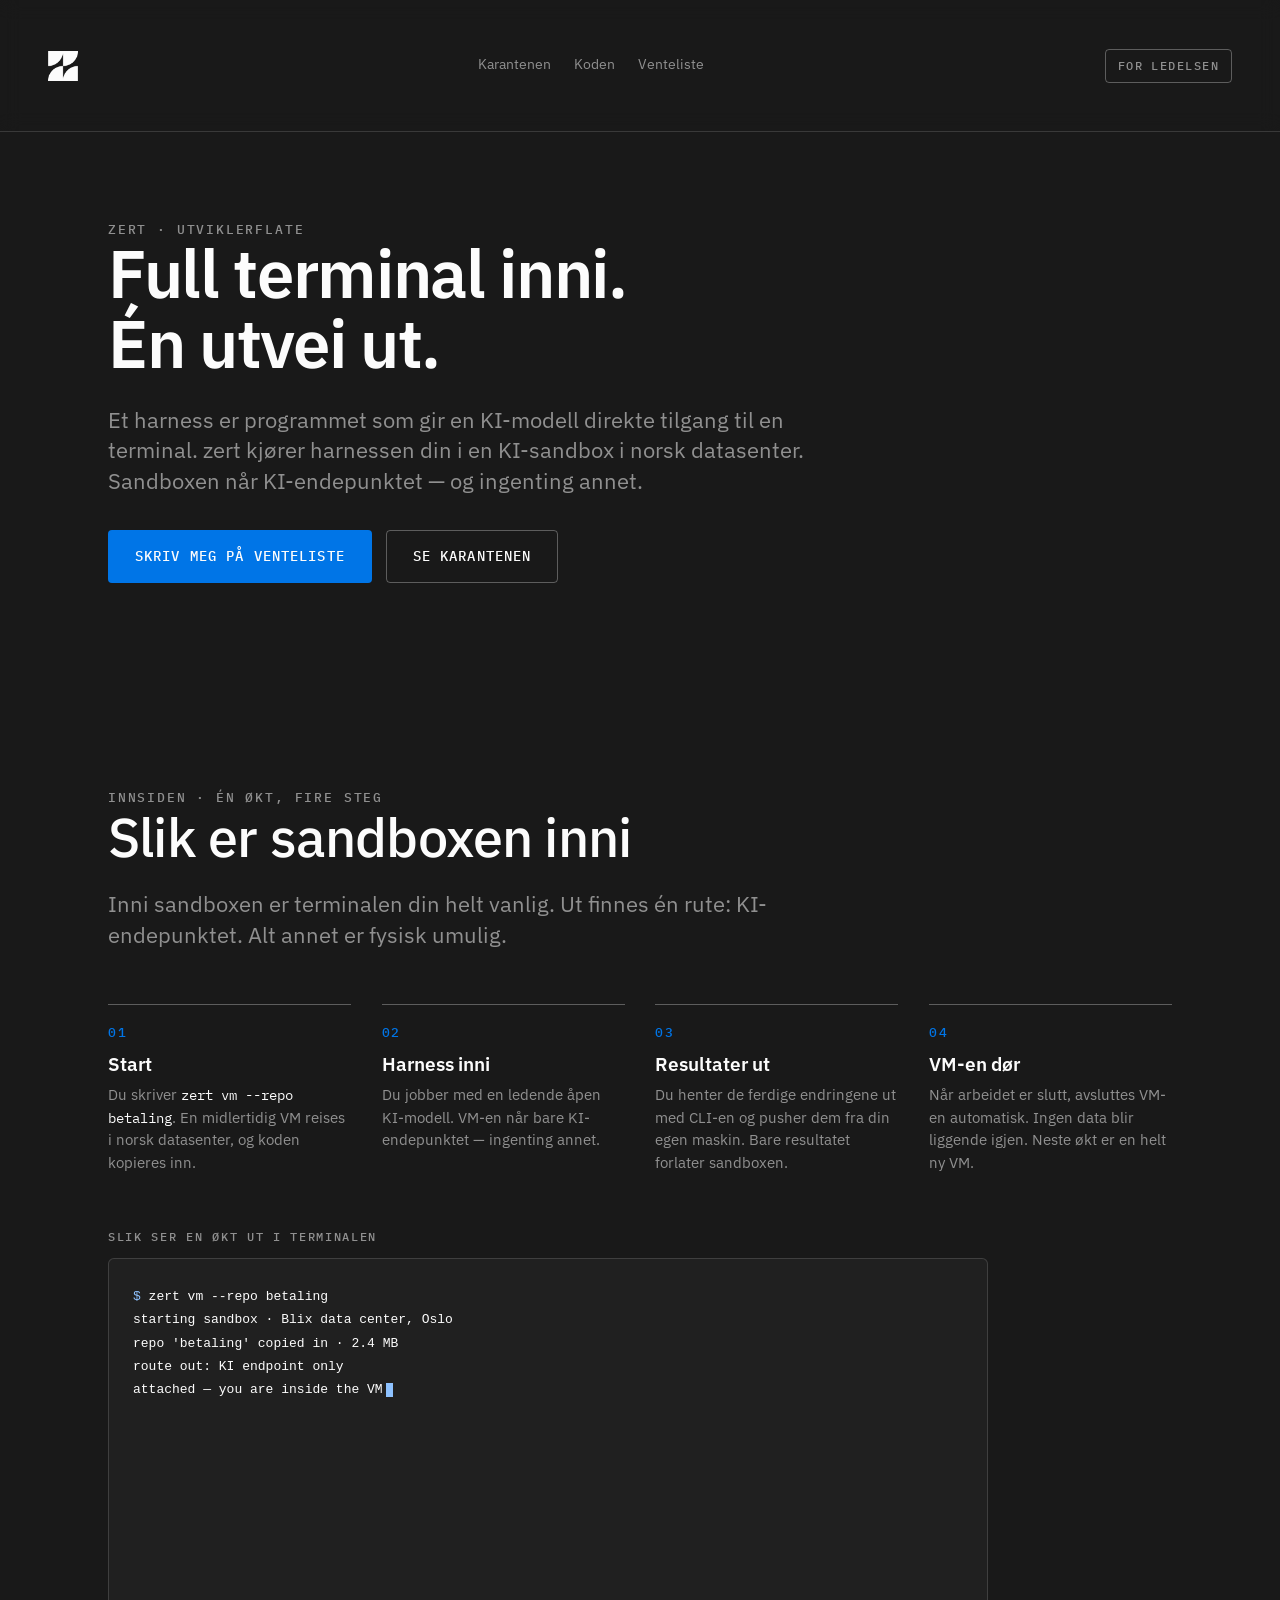
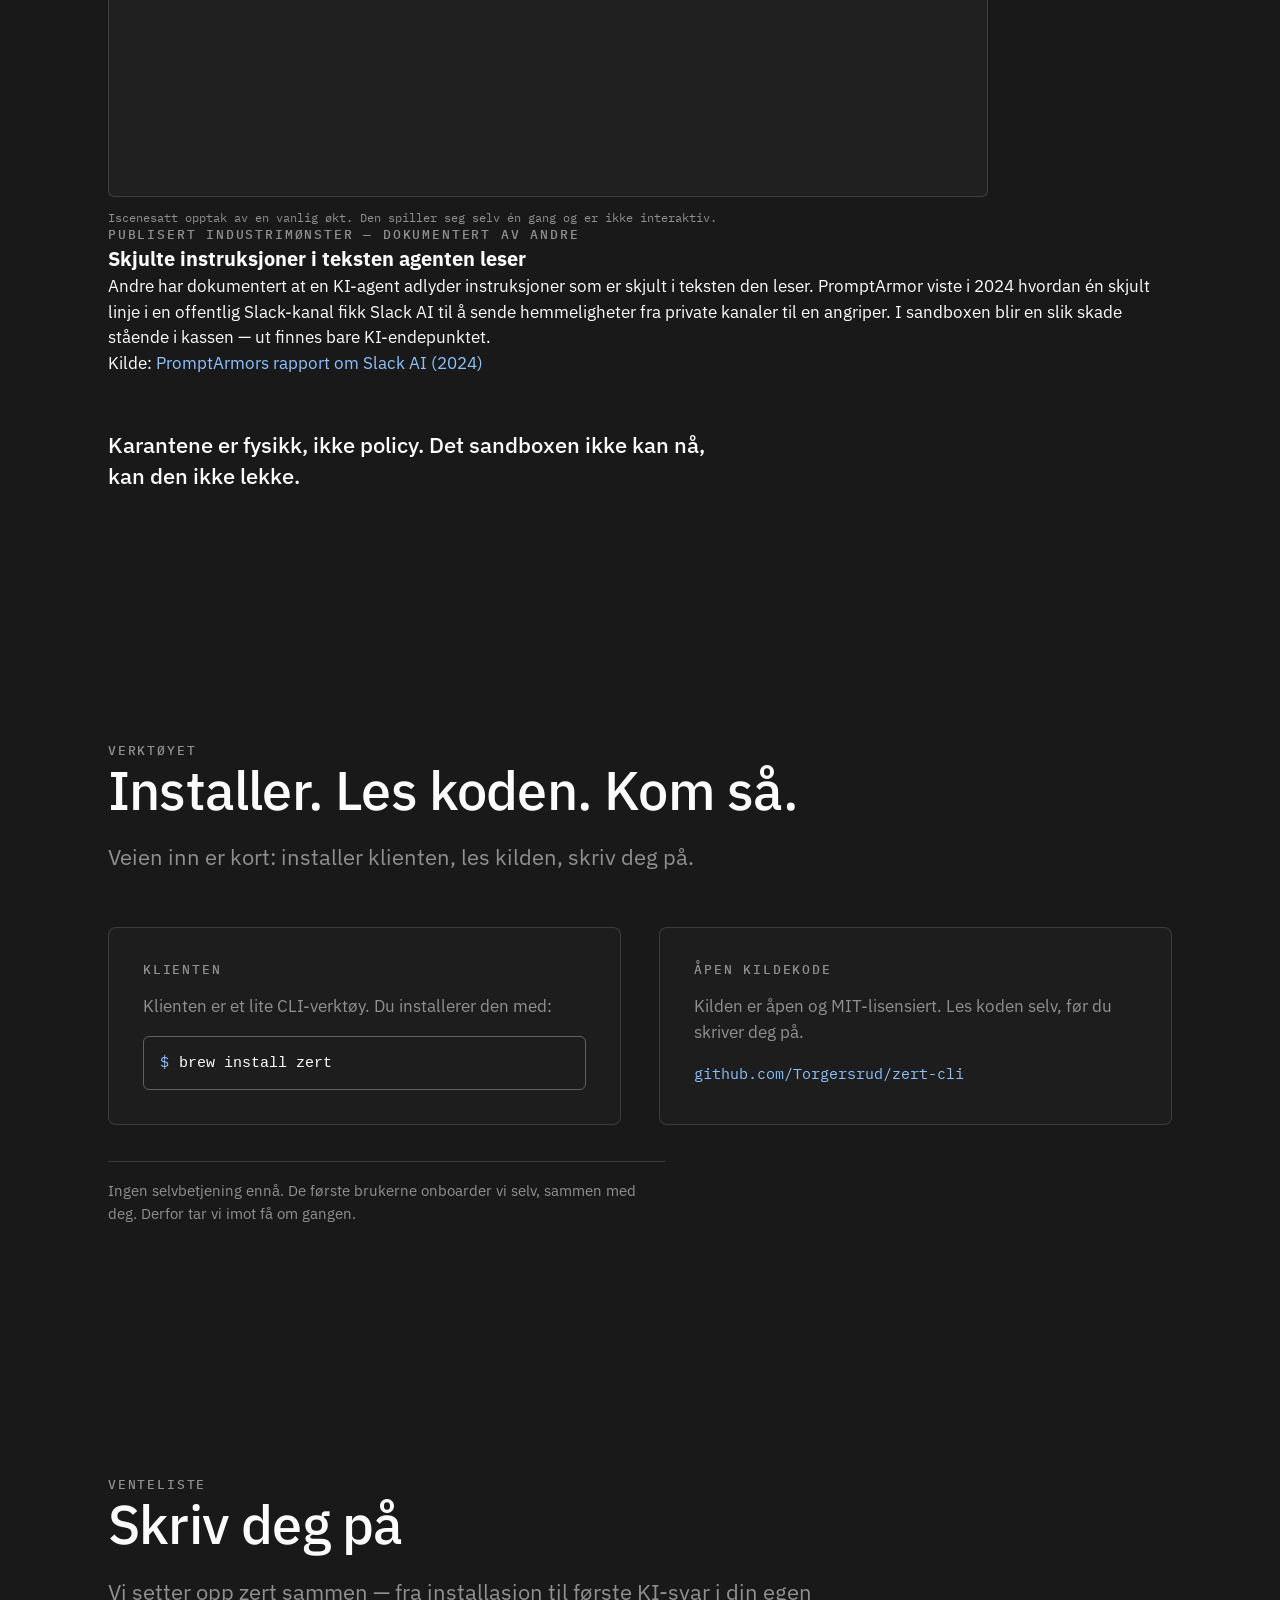
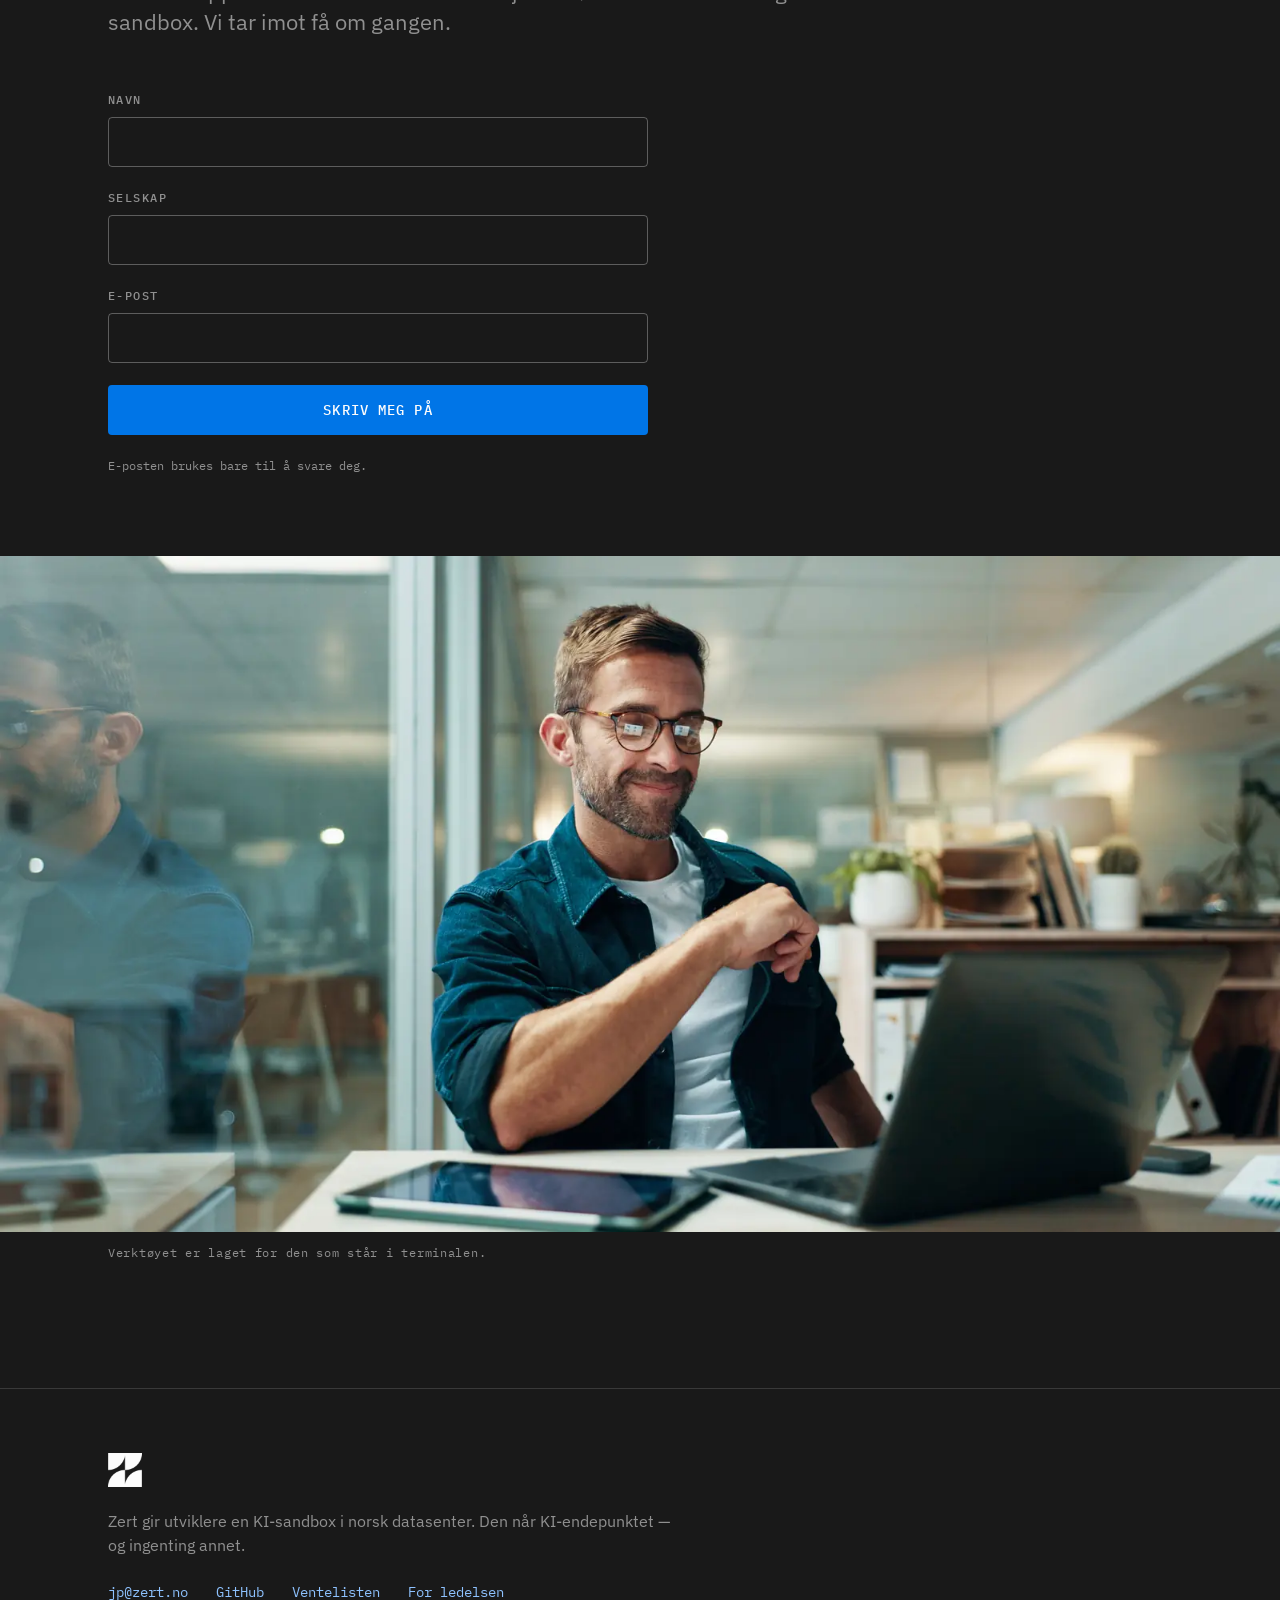
<file: utvikler.html>
<!DOCTYPE html>
<html lang="nb">
<head>
  <meta charset="utf-8">
  <meta name="viewport" content="width=device-width, initial-scale=1">
  <title>Zert for utviklere — harness i karantene, på norsk jord.</title>
  <meta name="description" content="Et harness er programmet som gir en KI-modell direkte tilgang til en terminal. zert kjører harnessen din i en KI-sandbox i norsk datasenter. Den når KI-endepunktet — og ingenting annet.">
  <link rel="canonical" href="https://zert.no/utvikler.html">
  <meta property="og:type" content="website">
  <meta property="og:site_name" content="Zert">
  <meta property="og:locale" content="nb_NO">
  <meta property="og:url" content="https://zert.no/utvikler.html">
  <meta property="og:title" content="Zert for utviklere — harness i karantene, på norsk jord.">
  <meta property="og:description" content="Et harness er programmet som gir en KI-modell direkte tilgang til en terminal. zert kjører harnessen din i en KI-sandbox i norsk datasenter. Den når KI-endepunktet — og ingenting annet.">
  <meta property="og:image" content="https://zert.no/static/og-image.webp">
  <meta property="og:image:width" content="1200">
  <meta property="og:image:height" content="630">
  <meta property="og:image:alt" content="Zert — si ja til KI uten å slippe ut data.">
  <meta name="twitter:card" content="summary_large_image">
  <meta name="twitter:title" content="Zert for utviklere — harness i karantene, på norsk jord.">
  <meta name="twitter:description" content="Et harness er programmet som gir en KI-modell direkte tilgang til en terminal. zert kjører harnessen din i en KI-sandbox i norsk datasenter. Den når KI-endepunktet — og ingenting annet.">
  <meta name="twitter:image" content="https://zert.no/static/og-image.webp">
  <meta name="theme-color" content="#191919">
  <link rel="icon" type="image/png" href="static/Zert_Kjennemerke_DempetHvit.png">
  <link rel="stylesheet" href="style.css">
</head>
<body>
  <a class="skip-link" href="#hovedinnhold">Hopp til hovedinnhold</a>

  <header class="site-header">
    <a class="site-header__logo" href="#dev-hero" aria-label="Zert — til toppen">
      <img src="static/Zert_Kjennemerke_DempetHvit.png" alt="Zert" width="44" height="44">
    </a>
    <nav class="site-nav" aria-label="Sider på nettstedet">
      <ul>
        <li><a href="#dev-karantene">Karantenen</a></li>
        <li><a href="#dev-kode">Koden</a></li>
        <li><a href="#dev-venteliste">Venteliste</a></li>
      </ul>
    </nav>
    <a class="site-header__flate" href="index.html">For ledelsen</a>
  </header>

  <noscript>
    <p class="noscript-note">Nettstedet er bygget for å leses uten JavaScript. Alle seksjoner og lenker fungerer som de er.</p>
  </noscript>

  <main id="hovedinnhold">

    <!-- ===== ACT:dev-hero:start ===== -->
    <section id="dev-hero" class="section section--dev-hero" data-act="dev-hero" aria-labelledby="dev-hero-tittel">
      <div class="section__inner">
        <div class="dev-hero__content" data-reveal-group>
          <p class="kicker" data-reveal>Zert · Utviklerflate</p>
          <h1 class="dev-hero__title" id="dev-hero-tittel" data-reveal><span class="dev-hero__linje">Full terminal inni.</span><span class="dev-hero__linje">Én utvei ut.</span></h1>
          <p class="dev-hero__ingress ingress" data-reveal>Et harness er programmet som gir en KI-modell direkte tilgang til en terminal. zert kjører harnessen din i en KI-sandbox i norsk datasenter. Sandboxen når KI-endepunktet — og ingenting annet.</p>
          <p class="dev-hero__ctas" data-reveal>
            <a class="btn btn--primary" href="#dev-venteliste">Skriv meg på venteliste</a>
            <a class="btn btn--ghost" href="#dev-karantene">Se karantenen</a>
          </p>
        </div>
      </div>
    </section>
    <!-- ===== /ACT:dev-hero ===== -->

    <!-- ===== ACT:dev-karantene:start ===== -->
    <section id="dev-karantene" class="section section--dev-karantene" data-act="dev-karantene" aria-labelledby="dev-karantene-tittel">
      <div class="section__inner" data-reveal-group>
        <p class="kicker" data-reveal>Innsiden · Én økt, fire steg</p>
        <h2 class="section__title" id="dev-karantene-tittel" data-reveal>Slik er sandboxen inni</h2>
        <p class="dev-karantene__ingress ingress" data-reveal>Inni sandboxen er terminalen din helt vanlig. Ut finnes én rute: KI-endepunktet. Alt annet er fysisk umulig.</p>

        <ol class="dev-steg__flow">
          <li class="dev-steg__steg" data-reveal>
            <p class="dev-steg__nummer" aria-hidden="true">01</p>
            <h3 class="dev-steg__tittel">Start</h3>
            <p class="dev-steg__tekst">Du skriver <code>zert vm --repo betaling</code>. En midlertidig VM reises i norsk datasenter, og koden kopieres inn.</p>
          </li>
          <li class="dev-steg__steg" data-reveal>
            <p class="dev-steg__nummer" aria-hidden="true">02</p>
            <h3 class="dev-steg__tittel">Harness inni</h3>
            <p class="dev-steg__tekst">Du jobber med en ledende åpen KI-modell. VM-en når bare KI-endepunktet — ingenting annet.</p>
          </li>
          <li class="dev-steg__steg" data-reveal>
            <p class="dev-steg__nummer" aria-hidden="true">03</p>
            <h3 class="dev-steg__tittel">Resultater ut</h3>
            <p class="dev-steg__tekst">Du henter de ferdige endringene ut med CLI-en og pusher dem fra din egen maskin. Bare resultatet forlater sandboxen.</p>
          </li>
          <li class="dev-steg__steg" data-reveal>
            <p class="dev-steg__nummer" aria-hidden="true">04</p>
            <h3 class="dev-steg__tittel">VM-en dør</h3>
            <p class="dev-steg__tekst">Når arbeidet er slutt, avsluttes VM-en automatisk. Ingen data blir liggende igjen. Neste økt er en helt ny VM.</p>
          </li>
        </ol>

        <figure class="term" data-reveal>
          <p class="term__label">Slik ser en økt ut i terminalen</p>
          <pre class="term__screen" data-term><code><span class="term__line" data-pause="150"><span class="term__prompt">$ </span><span class="term__cmd">zert vm --repo betaling</span></span>
<span class="term__line" data-pause="200">starting sandbox · Blix data center, Oslo</span>
<span class="term__line" data-pause="110">repo 'betaling' copied in · 2.4 MB</span>
<span class="term__line" data-pause="110">route out: KI endpoint only</span>
<span class="term__line" data-pause="200">attached — you are inside the VM</span>
<span class="term__line" data-pause="280"> </span>
<span class="term__line" data-pause="200"><span class="term__prompt">$ </span><span class="term__cmd">zert ask "make webhook retry idempotent"</span></span>
<span class="term__line" data-pause="380">model: qwen3.8 flash next</span>
<span class="term__line" data-pause="160">edited webhooks/retry.go + retry_test.go</span>
<span class="term__line" data-pause="200">go test ./... · 128 passed, 0 failed</span>
<span class="term__line" data-pause="300"> </span>
<span class="term__line" data-pause="200"><span class="term__prompt">$ </span><span class="term__cmd">exit</span></span>
<span class="term__line" data-pause="170">connection to sandbox closed</span>
<span class="term__line" data-pause="280"> </span>
<span class="term__line" data-pause="200"><span class="term__prompt">$ </span><span class="term__cmd">git push origin main</span></span>
<span class="term__line" data-pause="200">Enumerating objects: 12, done.</span>
<span class="term__line" data-pause="100">To github.com:bedrift/betaling.git</span>
<span class="term__line" data-pause="100">   3c9a1f2..81bd4e0  main -&gt; main</span>
<span class="term__line" data-pause="340"> </span>
<span class="term__line" data-pause="200">[zert] sbx-4f2a terminated · nothing remains</span>
<span class="term__line" data-pause="260"><span class="term__prompt">$ </span><span class="term__caret" aria-hidden="true"></span></span></code></pre>
          <figcaption class="term__caption">Iscenesatt opptak av en vanlig økt. Den spiller seg selv én gang og er ikke interaktiv.</figcaption>
        </figure>

        <aside class="dev-karantene__monster" data-reveal aria-labelledby="dev-monster-tittel">
          <p class="kicker">Publisert industrimønster — dokumentert av andre</p>
          <h3 class="dev-karantene__monster-tittel" id="dev-monster-tittel">Skjulte instruksjoner i teksten agenten leser</h3>
          <p class="dev-karantene__monster-tekst">Andre har dokumentert at en KI-agent adlyder instruksjoner som er skjult i teksten den leser. PromptArmor viste i 2024 hvordan én skjult linje i en offentlig Slack-kanal fikk Slack AI til å sende hemmeligheter fra private kanaler til en angriper. I sandboxen blir en slik skade stående i kassen — ut finnes bare KI-endepunktet.</p>
          <p class="dev-karantene__monster-kilde">Kilde: <a href="https://promptarmor.substack.com/p/slack-ai-data-exfiltration-from-private" rel="noopener">PromptArmors rapport om Slack AI (2024)</a></p>
        </aside>

        <p class="dev-karantene__tro" data-reveal>Karantene er fysikk, ikke policy. Det sandboxen ikke kan nå, kan den ikke lekke.</p>
      </div>
    </section>
    <!-- ===== /ACT:dev-karantene ===== -->

    <!-- ===== ACT:dev-kode:start ===== -->
    <section id="dev-kode" class="section section--dev-kode" data-act="dev-kode" aria-labelledby="dev-kode-tittel">
      <div class="section__inner">
        <div class="dev-kode__intro" data-reveal-group>
          <p class="kicker" data-reveal>Verktøyet</p>
          <h2 class="section__title" id="dev-kode-tittel" data-reveal>Installer. Les koden. Kom så.</h2>
          <p class="ingress" data-reveal>Veien inn er kort: installer klienten, les kilden, skriv deg på.</p>
        </div>

        <div class="dev-kode__grid" data-reveal-group>
          <div class="dev-kode__boks" data-reveal>
            <p class="kicker">Klienten</p>
            <p class="dev-kode__tekst">Klienten er et lite CLI-verktøy. Du installerer den med:</p>
            <p class="dev-kode__install"><span class="dev-kode__prompt" aria-hidden="true">$</span> <code class="dev-kode__install-kode">brew install zert</code></p>
          </div>
          <div class="dev-kode__boks" data-reveal>
            <p class="kicker">Åpen kildekode</p>
            <p class="dev-kode__tekst">Kilden er åpen og MIT-lisensiert. Les koden selv, før du skriver deg på.</p>
            <p class="dev-kode__repo"><a href="https://github.com/Torgersrud/zert-cli" rel="noopener">github.com/Torgersrud/zert-cli</a></p>
          </div>
        </div>

        <p class="dev-kode__guidet" data-reveal>Ingen selvbetjening ennå. De første brukerne onboarder vi selv, sammen med deg. Derfor tar vi imot få om gangen.</p>
      </div>
    </section>
    <!-- ===== /ACT:dev-kode ===== -->

    <!-- ===== ACT:dev-venteliste:start ===== -->
    <section id="dev-venteliste" class="section section--dev-venteliste" data-act="dev-venteliste" aria-labelledby="dev-venteliste-tittel">
      <div class="section__inner">
        <div class="dev-liste__intro" data-reveal-group>
          <p class="kicker" data-reveal>Venteliste</p>
          <h2 class="section__title" id="dev-venteliste-tittel" data-reveal>Skriv deg på</h2>
          <p class="ingress" data-reveal>Vi setter opp zert sammen — fra installasjon til første KI-svar i din egen sandbox. Vi tar imot få om gangen.</p>
        </div>

        <div class="dev-liste__side" data-reveal>
          <form class="dev-liste__form" id="venteliste-utvikler">
            <input type="hidden" name="door" value="utvikler">

            <p class="dev-liste__felt">
              <label class="dev-liste__merkelapp" for="dev-felt-navn">Navn</label>
              <input class="dev-liste__input" id="dev-felt-navn" name="name" type="text" autocomplete="name" required>
            </p>
            <p class="dev-liste__felt">
              <label class="dev-liste__merkelapp" for="dev-felt-selskap">Selskap</label>
              <input class="dev-liste__input" id="dev-felt-selskap" name="company" type="text" autocomplete="organization" required>
            </p>
            <p class="dev-liste__felt">
              <label class="dev-liste__merkelapp" for="dev-felt-epost">E-post</label>
              <input class="dev-liste__input" id="dev-felt-epost" name="email" type="email" autocomplete="email" inputmode="email" required>
            </p>

            <button class="btn btn--primary dev-liste__send" type="submit">Skriv meg på</button>
            <p class="dev-liste__personvern">E-posten brukes bare til å svare deg.</p>

            <noscript>
              <p class="dev-liste__noscript">Skjemaet trenger JavaScript for å sende. Send i stedet en e-post til <a href="mailto:jp@zert.no">jp@zert.no</a> med navn, selskap og e-post.</p>
            </noscript>
          </form>

          <div class="dev-liste__takk" id="venteliste-utvikler-takk" role="status" hidden>
            <p class="dev-liste__takk-tekst">Takk. Vi kontakter deg personlig — vi installerer sammen.</p>
          </div>

          <div class="dev-liste__feil" id="venteliste-utvikler-feil" role="alert" hidden>
            <p>Noe gikk galt med påmeldingen. Interessen skal ikke forsvinne.</p>
            <p><a href="mailto:jp@zert.no?subject=Venteliste%20Zert">Send til jp@zert.no</a> — beskjeden står ferdig utfylt, og vi svarer personlig.</p>
          </div>
        </div>
      </div>

      <figure class="dev-liste__band" data-reveal>
        <img class="dev-liste__band-bilde" src="static/kontor-utvikler-1600.webp"
             srcset="static/kontor-utvikler-800.webp 800w, static/kontor-utvikler-1600.webp 1600w, static/kontor-utvikler-2400.webp 2400w"
             sizes="100vw" width="2400" height="1266" loading="lazy" decoding="async"
             alt="Utvikler med laptopen framme for seg i et lyst kontor.">
        <figcaption class="dev-liste__band-tekst">Verktøyet er laget for den som står i terminalen.</figcaption>
      </figure>
    </section>
    <!-- ===== /ACT:dev-venteliste ===== -->

  </main>

  <!-- ===== ACT:dev-footer:start ===== -->
  <footer id="dev-footer" class="site-footer" data-act="dev-footer">
    <div class="site-footer__inner">
      <p class="site-footer__logo"><img src="static/Zert_Kjennemerke_DempetHvit.png" alt="Zert" width="44" height="44"></p>
      <p class="site-footer__tagline">Zert gir utviklere en KI-sandbox i norsk datasenter. Den når KI-endepunktet — og ingenting annet.</p>
      <ul class="site-footer__lenker">
        <li><a href="mailto:jp@zert.no">jp@zert.no</a></li>
        <li><a href="https://github.com/Torgersrud/zert-cli" rel="noopener">GitHub</a></li>
        <li><a href="#dev-venteliste">Ventelisten</a></li>
        <li><a href="index.html">For ledelsen</a></li>
      </ul>
      <p class="site-footer__meta">Zert · Norge · © 2026. Alle rettigheter reservert.</p>
    </div>
  </footer>
  <!-- ===== /ACT:dev-footer ===== -->

  <script src="scripts.js"></script>
</body>
</html>
</file>
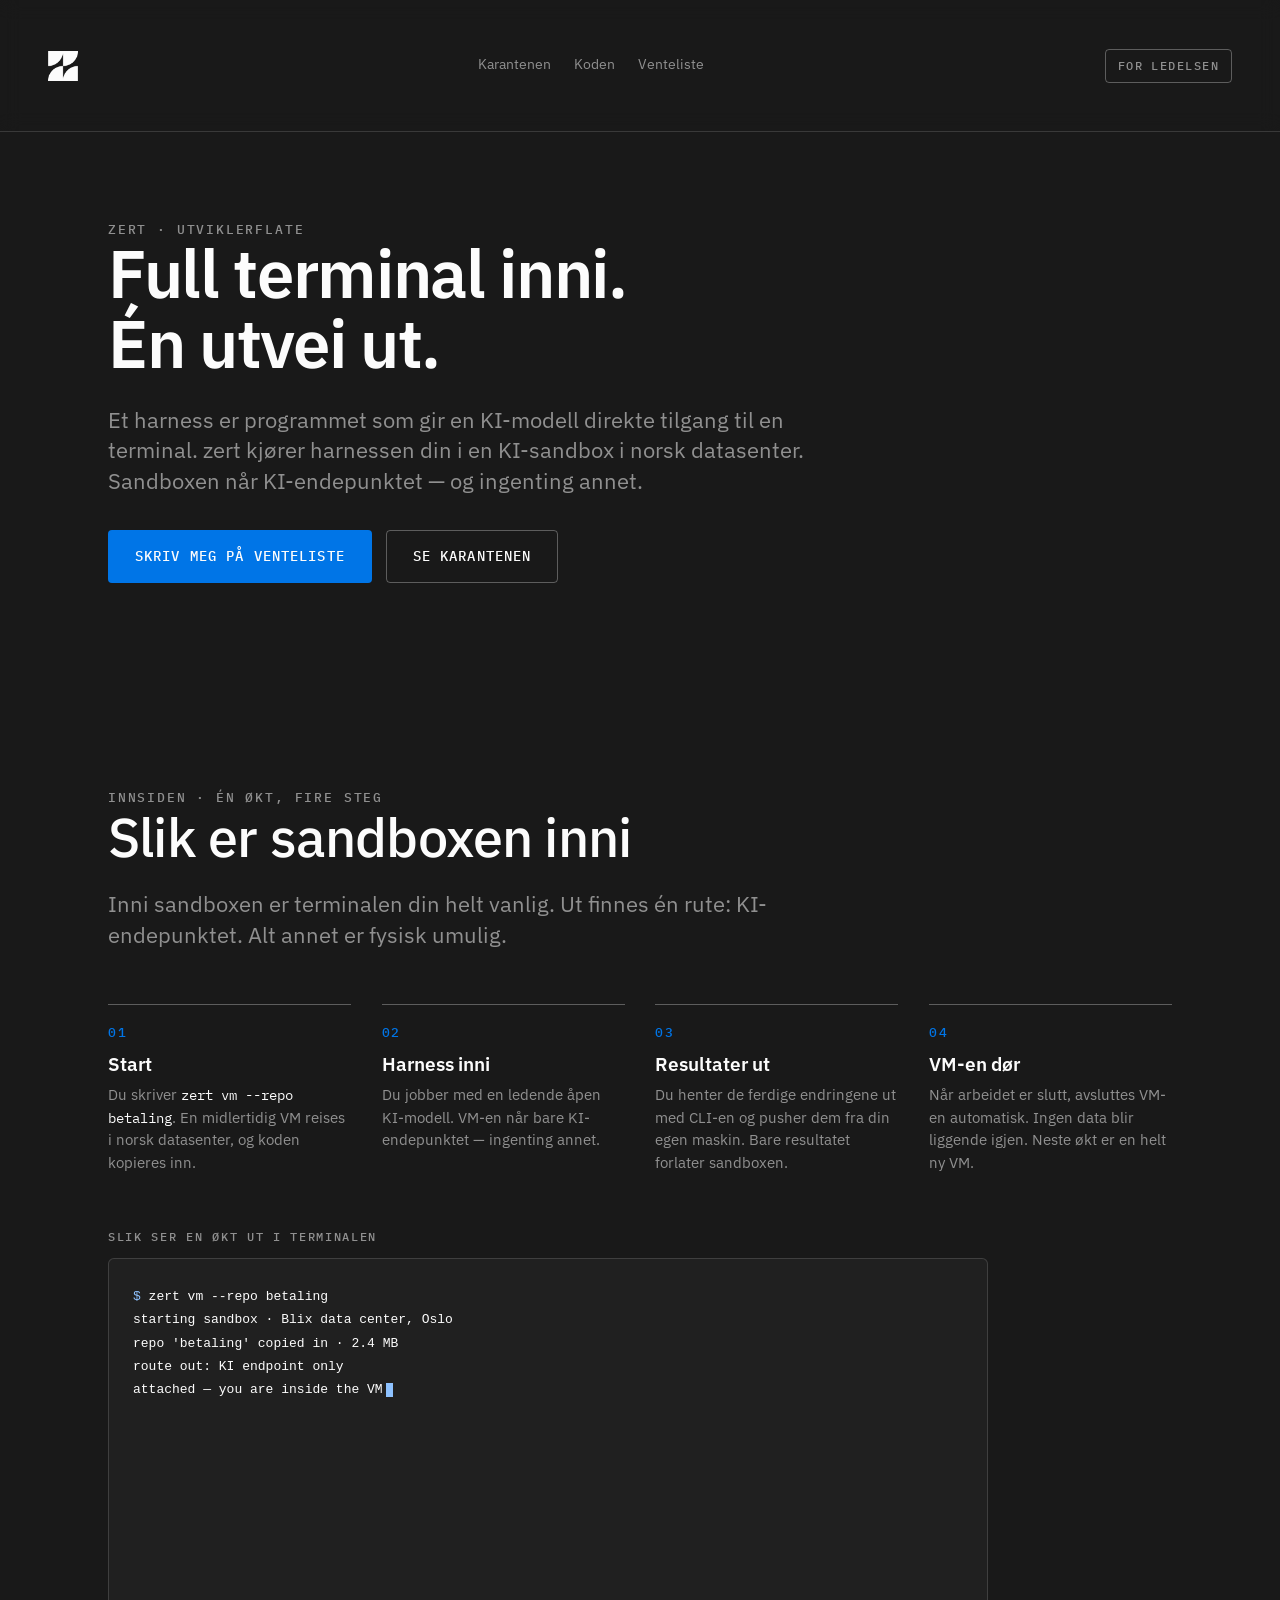
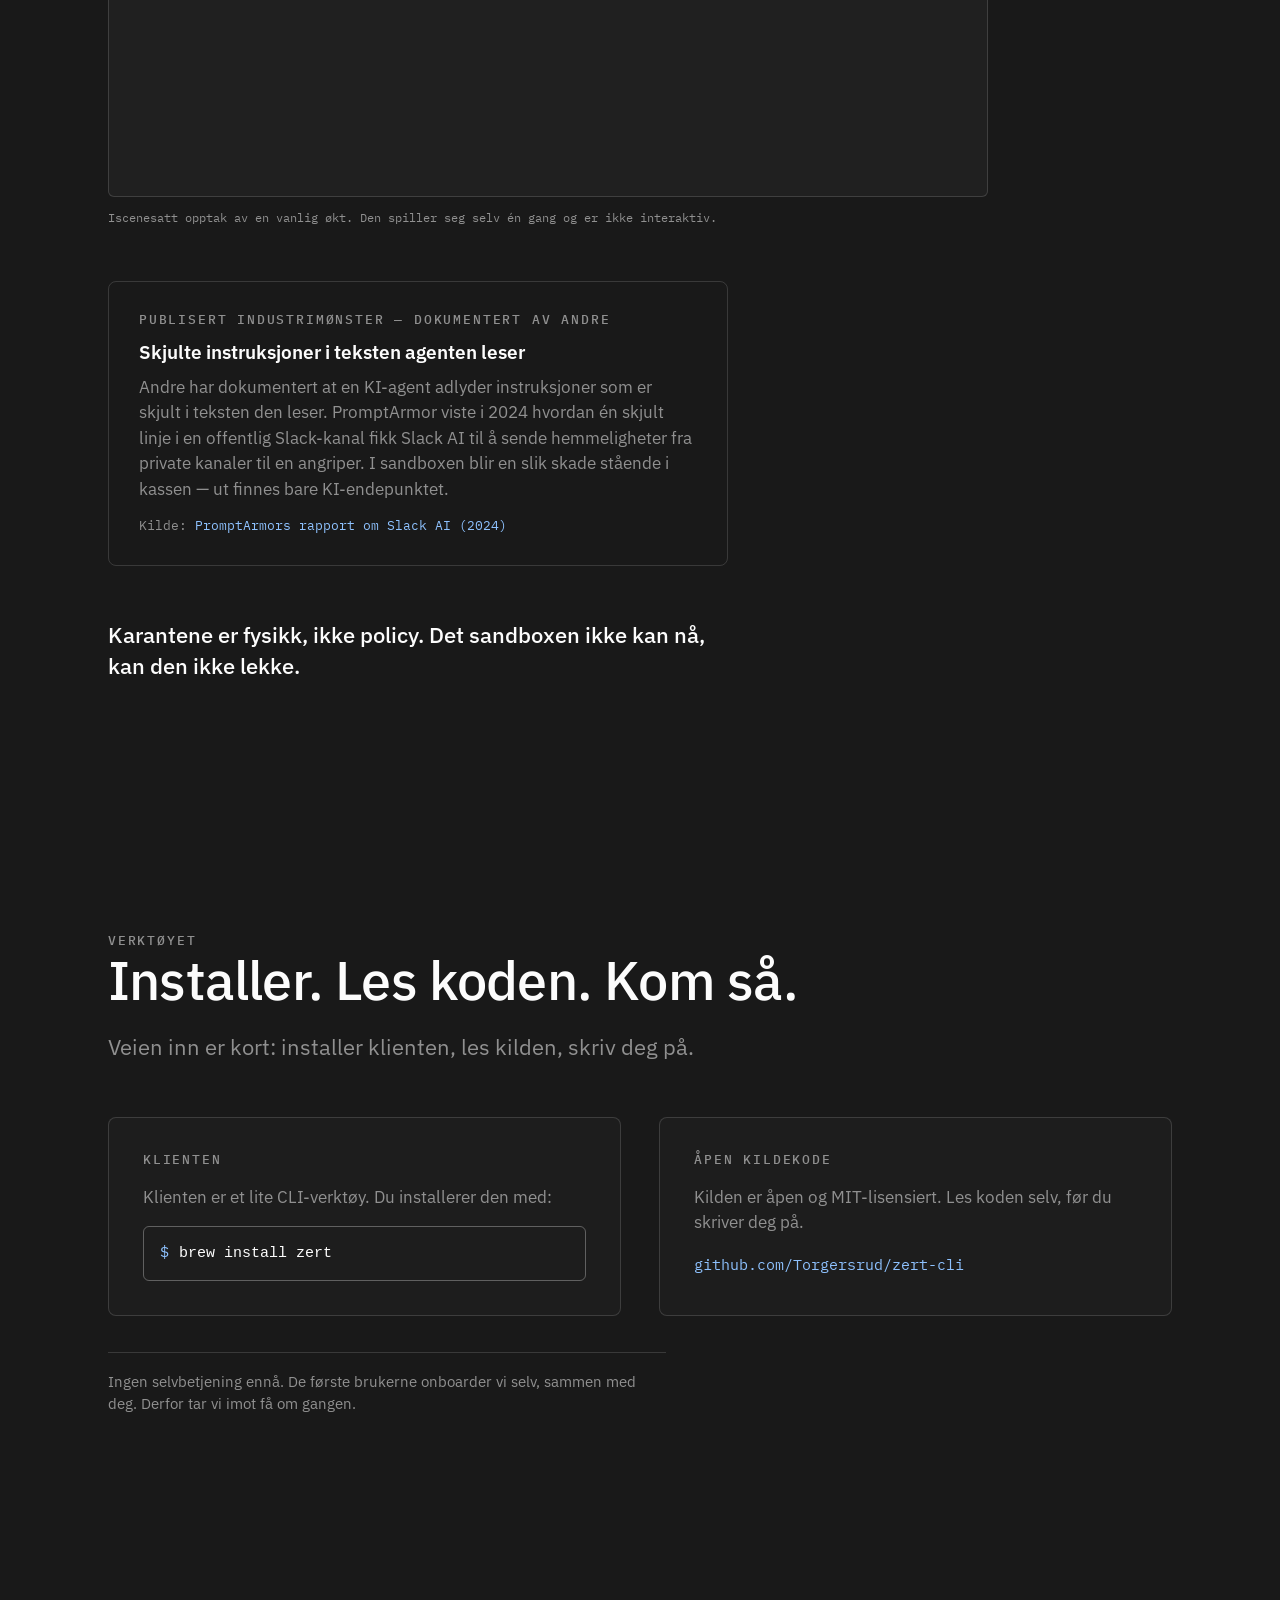
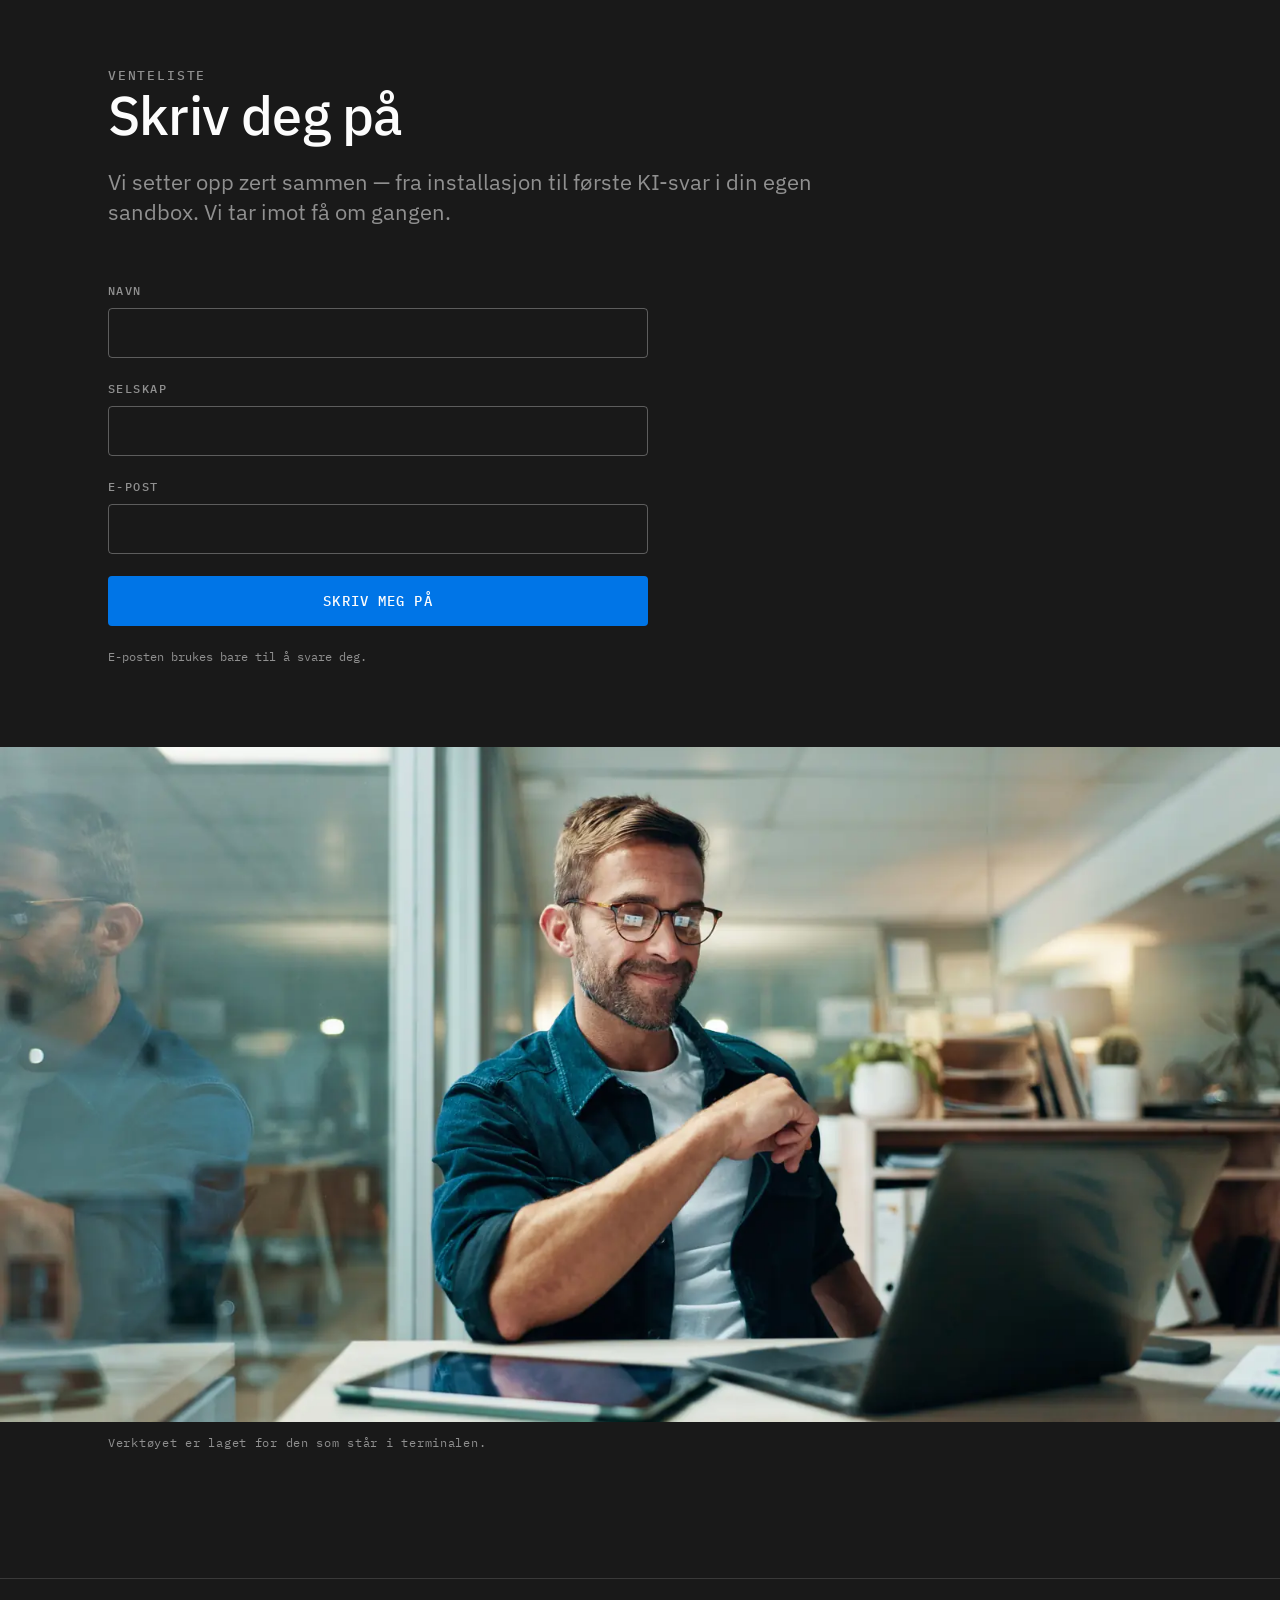
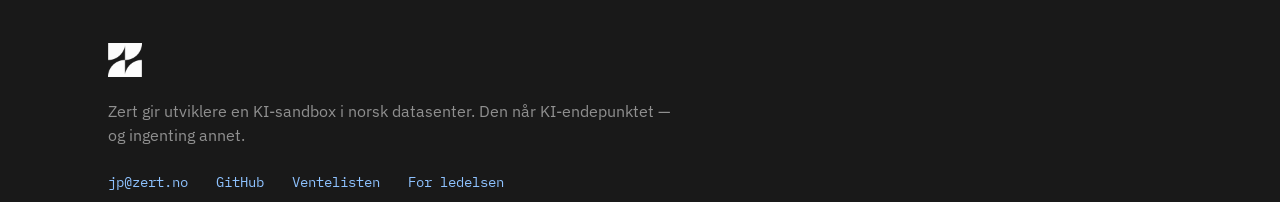
<file: utviklere.html>
<!DOCTYPE html>
<html lang="nb">
<head>
  <meta charset="utf-8">
  <meta name="viewport" content="width=device-width, initial-scale=1">
  <title>Zert for utviklere — harness i karantene, på norsk jord.</title>
  <meta name="description" content="Et harness er programmet som gir en KI-modell direkte tilgang til en terminal. zert kjører harnessen din i en KI-sandbox i norsk datasenter. Den når KI-endepunktet — og ingenting annet.">
  <link rel="canonical" href="https://zert.no/utviklere.html">
  <meta property="og:type" content="website">
  <meta property="og:site_name" content="Zert">
  <meta property="og:locale" content="nb_NO">
  <meta property="og:url" content="https://zert.no/utviklere.html">
  <meta property="og:title" content="Zert for utviklere — harness i karantene, på norsk jord.">
  <meta property="og:description" content="Et harness er programmet som gir en KI-modell direkte tilgang til en terminal. zert kjører harnessen din i en KI-sandbox i norsk datasenter. Den når KI-endepunktet — og ingenting annet.">
  <meta property="og:image" content="https://zert.no/static/og-image.webp">
  <meta property="og:image:width" content="1200">
  <meta property="og:image:height" content="630">
  <meta property="og:image:alt" content="Zert — si ja til KI uten å slippe ut data.">
  <meta name="twitter:card" content="summary_large_image">
  <meta name="twitter:title" content="Zert for utviklere — harness i karantene, på norsk jord.">
  <meta name="twitter:description" content="Et harness er programmet som gir en KI-modell direkte tilgang til en terminal. zert kjører harnessen din i en KI-sandbox i norsk datasenter. Den når KI-endepunktet — og ingenting annet.">
  <meta name="twitter:image" content="https://zert.no/static/og-image.webp">
  <meta name="theme-color" content="#191919">
  <link rel="icon" type="image/png" href="static/Zert_Kjennemerke_DempetHvit.png">
  <link rel="stylesheet" href="style.css">
</head>
<body>
  <a class="skip-link" href="#hovedinnhold">Hopp til hovedinnhold</a>

  <header class="site-header">
    <a class="site-header__logo" href="#dev-hero" aria-label="Zert — til toppen">
      <img src="static/Zert_Kjennemerke_DempetHvit.png" alt="Zert" width="44" height="44">
    </a>
    <nav class="site-nav" aria-label="Sider på nettstedet">
      <ul>
        <li><a href="#dev-karantene">Karantenen</a></li>
        <li><a href="#dev-kode">Koden</a></li>
        <li><a href="#dev-venteliste">Venteliste</a></li>
      </ul>
    </nav>
    <a class="site-header__flate" href="index.html">For ledelsen</a>
  </header>

  <noscript>
    <p class="noscript-note">Nettstedet er bygget for å leses uten JavaScript. Alle seksjoner og lenker fungerer som de er.</p>
  </noscript>

  <main id="hovedinnhold">

    <!-- ===== ACT:dev-hero:start ===== -->
    <section id="dev-hero" class="section section--dev-hero" data-act="dev-hero" aria-labelledby="dev-hero-tittel">
      <div class="section__inner">
        <div class="dev-hero__content" data-reveal-group>
          <p class="kicker" data-reveal>Zert · Utviklerflate</p>
          <h1 class="dev-hero__title" id="dev-hero-tittel" data-reveal><span class="dev-hero__linje">Full terminal inni.</span><span class="dev-hero__linje">Én utvei ut.</span></h1>
          <p class="dev-hero__ingress ingress" data-reveal>Et harness er programmet som gir en KI-modell direkte tilgang til en terminal. zert kjører harnessen din i en KI-sandbox i norsk datasenter. Sandboxen når KI-endepunktet — og ingenting annet.</p>
          <p class="dev-hero__ctas" data-reveal>
            <a class="btn btn--primary" href="#dev-venteliste">Skriv meg på venteliste</a>
            <a class="btn btn--ghost" href="#dev-karantene">Se karantenen</a>
          </p>
        </div>
      </div>
    </section>
    <!-- ===== /ACT:dev-hero ===== -->

    <!-- ===== ACT:dev-karantene:start ===== -->
    <section id="dev-karantene" class="section section--dev-karantene" data-act="dev-karantene" aria-labelledby="dev-karantene-tittel">
      <div class="section__inner" data-reveal-group>
        <p class="kicker" data-reveal>Innsiden · Én økt, fire steg</p>
        <h2 class="section__title" id="dev-karantene-tittel" data-reveal>Slik er sandboxen inni</h2>
        <p class="dev-karantene__ingress ingress" data-reveal>Inni sandboxen er terminalen din helt vanlig. Ut finnes én rute: KI-endepunktet. Alt annet er fysisk umulig.</p>

        <ol class="dev-steg__flow">
          <li class="dev-steg__steg" data-reveal>
            <p class="dev-steg__nummer" aria-hidden="true">01</p>
            <h3 class="dev-steg__tittel">Start</h3>
            <p class="dev-steg__tekst">Du skriver <code>zert vm --repo betaling</code>. En midlertidig VM reises i norsk datasenter, og koden kopieres inn.</p>
          </li>
          <li class="dev-steg__steg" data-reveal>
            <p class="dev-steg__nummer" aria-hidden="true">02</p>
            <h3 class="dev-steg__tittel">Harness inni</h3>
            <p class="dev-steg__tekst">Du jobber med en ledende åpen KI-modell. VM-en når bare KI-endepunktet — ingenting annet.</p>
          </li>
          <li class="dev-steg__steg" data-reveal>
            <p class="dev-steg__nummer" aria-hidden="true">03</p>
            <h3 class="dev-steg__tittel">Resultater ut</h3>
            <p class="dev-steg__tekst">Du henter de ferdige endringene ut med CLI-en og pusher dem fra din egen maskin. Bare resultatet forlater sandboxen.</p>
          </li>
          <li class="dev-steg__steg" data-reveal>
            <p class="dev-steg__nummer" aria-hidden="true">04</p>
            <h3 class="dev-steg__tittel">VM-en dør</h3>
            <p class="dev-steg__tekst">Når arbeidet er slutt, avsluttes VM-en automatisk. Ingen data blir liggende igjen. Neste økt er en helt ny VM.</p>
          </li>
        </ol>

        <figure class="term" data-reveal>
          <p class="term__label">Slik ser en økt ut i terminalen</p>
          <pre class="term__screen" data-term><code><span class="term__line" data-pause="150"><span class="term__prompt">$ </span><span class="term__cmd">zert vm --repo betaling</span></span>
<span class="term__line" data-pause="200">starting sandbox · Blix data center, Oslo</span>
<span class="term__line" data-pause="110">repo 'betaling' copied in · 2.4 MB</span>
<span class="term__line" data-pause="110">route out: KI endpoint only</span>
<span class="term__line" data-pause="200">attached — you are inside the VM</span>
<span class="term__line" data-pause="280"> </span>
<span class="term__line" data-pause="200"><span class="term__prompt">$ </span><span class="term__cmd">zert ask "make webhook retry idempotent"</span></span>
<span class="term__line" data-pause="380">model: qwen3.8 flash next</span>
<span class="term__line" data-pause="160">edited webhooks/retry.go + retry_test.go</span>
<span class="term__line" data-pause="200">go test ./... · 128 passed, 0 failed</span>
<span class="term__line" data-pause="300"> </span>
<span class="term__line" data-pause="200"><span class="term__prompt">$ </span><span class="term__cmd">exit</span></span>
<span class="term__line" data-pause="170">connection to sandbox closed</span>
<span class="term__line" data-pause="280"> </span>
<span class="term__line" data-pause="200"><span class="term__prompt">$ </span><span class="term__cmd">git push origin main</span></span>
<span class="term__line" data-pause="200">Enumerating objects: 12, done.</span>
<span class="term__line" data-pause="100">To github.com:bedrift/betaling.git</span>
<span class="term__line" data-pause="100">   3c9a1f2..81bd4e0  main -&gt; main</span>
<span class="term__line" data-pause="340"> </span>
<span class="term__line" data-pause="200">[zert] sbx-4f2a terminated · nothing remains</span>
<span class="term__line" data-pause="260"><span class="term__prompt">$ </span><span class="term__caret" aria-hidden="true"></span></span></code></pre>
          <figcaption class="term__caption">Iscenesatt opptak av en vanlig økt. Den spiller seg selv én gang og er ikke interaktiv.</figcaption>
        </figure>

        <aside class="dev-karantene__skjult" data-reveal aria-labelledby="dev-skjult-tittel">
          <p class="kicker">Publisert industrimønster — dokumentert av andre</p>
          <h3 class="dev-karantene__skjult-tittel" id="dev-skjult-tittel">Skjulte instruksjoner i teksten agenten leser</h3>
          <p class="dev-karantene__skjult-tekst">Andre har dokumentert at en KI-agent adlyder instruksjoner som er skjult i teksten den leser. PromptArmor viste i 2024 hvordan én skjult linje i en offentlig Slack-kanal fikk Slack AI til å sende hemmeligheter fra private kanaler til en angriper. I sandboxen blir en slik skade stående i kassen — ut finnes bare KI-endepunktet.</p>
          <p class="dev-karantene__skjult-kilde">Kilde: <a href="https://promptarmor.substack.com/p/slack-ai-data-exfiltration-from-private" rel="noopener">PromptArmors rapport om Slack AI (2024)</a></p>
        </aside>

        <p class="dev-karantene__tro" data-reveal>Karantene er fysikk, ikke policy. Det sandboxen ikke kan nå, kan den ikke lekke.</p>
      </div>
    </section>
    <!-- ===== /ACT:dev-karantene ===== -->

    <!-- ===== ACT:dev-kode:start ===== -->
    <section id="dev-kode" class="section section--dev-kode" data-act="dev-kode" aria-labelledby="dev-kode-tittel">
      <div class="section__inner">
        <div class="dev-kode__intro" data-reveal-group>
          <p class="kicker" data-reveal>Verktøyet</p>
          <h2 class="section__title" id="dev-kode-tittel" data-reveal>Installer. Les koden. Kom så.</h2>
          <p class="ingress" data-reveal>Veien inn er kort: installer klienten, les kilden, skriv deg på.</p>
        </div>

        <div class="dev-kode__grid" data-reveal-group>
          <div class="dev-kode__boks" data-reveal>
            <p class="kicker">Klienten</p>
            <p class="dev-kode__tekst">Klienten er et lite CLI-verktøy. Du installerer den med:</p>
            <p class="dev-kode__install"><span class="dev-kode__prompt" aria-hidden="true">$</span> <code class="dev-kode__install-kode">brew install zert</code></p>
          </div>
          <div class="dev-kode__boks" data-reveal>
            <p class="kicker">Åpen kildekode</p>
            <p class="dev-kode__tekst">Kilden er åpen og MIT-lisensiert. Les koden selv, før du skriver deg på.</p>
            <p class="dev-kode__repo"><a href="https://github.com/Torgersrud/zert-cli" rel="noopener">github.com/Torgersrud/zert-cli</a></p>
          </div>
        </div>

        <p class="dev-kode__guidet" data-reveal>Ingen selvbetjening ennå. De første brukerne onboarder vi selv, sammen med deg. Derfor tar vi imot få om gangen.</p>
      </div>
    </section>
    <!-- ===== /ACT:dev-kode ===== -->

    <!-- ===== ACT:dev-venteliste:start ===== -->
    <section id="dev-venteliste" class="section section--dev-venteliste" data-act="dev-venteliste" aria-labelledby="dev-venteliste-tittel">
      <div class="section__inner">
        <div class="dev-liste__intro" data-reveal-group>
          <p class="kicker" data-reveal>Venteliste</p>
          <h2 class="section__title" id="dev-venteliste-tittel" data-reveal>Skriv deg på</h2>
          <p class="ingress" data-reveal>Vi setter opp zert sammen — fra installasjon til første KI-svar i din egen sandbox. Vi tar imot få om gangen.</p>
        </div>

        <div class="dev-liste__side" data-reveal>
          <form class="dev-liste__form" id="venteliste-utvikler">
            <input type="hidden" name="door" value="utvikler">

            <p class="dev-liste__felt">
              <label class="dev-liste__merkelapp" for="dev-felt-navn">Navn</label>
              <input class="dev-liste__input" id="dev-felt-navn" name="name" type="text" autocomplete="name" required>
            </p>
            <p class="dev-liste__felt">
              <label class="dev-liste__merkelapp" for="dev-felt-selskap">Selskap</label>
              <input class="dev-liste__input" id="dev-felt-selskap" name="company" type="text" autocomplete="organization" required>
            </p>
            <p class="dev-liste__felt">
              <label class="dev-liste__merkelapp" for="dev-felt-epost">E-post</label>
              <input class="dev-liste__input" id="dev-felt-epost" name="email" type="email" autocomplete="email" inputmode="email" required>
            </p>

            <button class="btn btn--primary dev-liste__send" type="submit">Skriv meg på</button>
            <p class="dev-liste__personvern">E-posten brukes bare til å svare deg.</p>

            <noscript>
              <p class="dev-liste__noscript">Skjemaet trenger JavaScript for å sende. Send i stedet en e-post til <a href="mailto:jp@zert.no">jp@zert.no</a> med navn, selskap og e-post.</p>
            </noscript>
          </form>

          <div class="dev-liste__takk" id="venteliste-utvikler-takk" role="status" hidden>
            <p class="dev-liste__takk-tekst">Takk. Vi kontakter deg personlig — vi installerer sammen.</p>
          </div>

          <div class="dev-liste__feil" id="venteliste-utvikler-feil" role="alert" hidden>
            <p>Noe gikk galt med påmeldingen. Interessen skal ikke forsvinne.</p>
            <p><a href="mailto:jp@zert.no?subject=Venteliste%20Zert">Send til jp@zert.no</a> — beskjeden står ferdig utfylt, og vi svarer personlig.</p>
          </div>
        </div>
      </div>

      <figure class="dev-liste__band" data-reveal>
        <img class="dev-liste__band-bilde" src="static/kontor-utvikler-1600.webp"
             srcset="static/kontor-utvikler-800.webp 800w, static/kontor-utvikler-1600.webp 1600w, static/kontor-utvikler-2400.webp 2400w"
             sizes="100vw" width="2400" height="1266" loading="lazy" decoding="async"
             alt="Utvikler med laptopen framme for seg i et lyst kontor.">
        <figcaption class="dev-liste__band-tekst">Verktøyet er laget for den som står i terminalen.</figcaption>
      </figure>
    </section>
    <!-- ===== /ACT:dev-venteliste ===== -->

  </main>

  <!-- ===== ACT:dev-footer:start ===== -->
  <footer id="dev-footer" class="site-footer" data-act="dev-footer">
    <div class="site-footer__inner">
      <p class="site-footer__logo"><img src="static/Zert_Kjennemerke_DempetHvit.png" alt="Zert" width="44" height="44"></p>
      <p class="site-footer__tagline">Zert gir utviklere en KI-sandbox i norsk datasenter. Den når KI-endepunktet — og ingenting annet.</p>
      <ul class="site-footer__lenker">
        <li><a href="mailto:jp@zert.no">jp@zert.no</a></li>
        <li><a href="https://github.com/Torgersrud/zert-cli" rel="noopener">GitHub</a></li>
        <li><a href="#dev-venteliste">Ventelisten</a></li>
        <li><a href="index.html">For ledelsen</a></li>
      </ul>
      <p class="site-footer__meta">Zert · Norge · © 2026. Alle rettigheter reservert.</p>
    </div>
  </footer>
  <!-- ===== /ACT:dev-footer ===== -->

  <script src="scripts.js"></script>
</body>
</html>
</file>
<file: style.css>
/*
  zert.no — all styles. Zero dependencies, no build step.

  Struktur (hold denne rekkefølgen):
    1. fonts        — self-hostet IBM Plex Sans + Plex Mono
    2. tokens       — :root-varabler i henhold til DESIGN.md, plus semantiske tokens
    3. light        — den reserverte lyse inversjonen, definert ett sted (Beviset)
    4. base         — reset, typografi, knapper, layout-primitiver
    5. header/nav   — eiet av skeleton
    6. footer-shell — ytterskall; innhold eies av ACT:footer
    7. reveal       — scroll-reveal-mekanismen
    8. ACT-blokker  — en avgrenset blokk per handling, i sidens rekkefølge

  For senere tickets: endre KUN inne i din egen ACT-blokk. Delte stiler ligger
  under base og lesen av alle seksjoner via semantiske tokens (--bg, --fg,
  --fg-muted, --line, --line-strong, --interactive, --interactive-hover).
  Handlingens egen farge settes som override av --action-color i egen blokk.
*/

/* ===== 1. FONTS (self-hosted, statiske) ===== */

@font-face {
  font-family: 'IBM Plex Sans';
  font-style: normal;
  font-weight: 400;
  font-display: swap;
  src: url('static/fonts/ibm-plex-sans-regular.woff2') format('woff2');
}
@font-face {
  font-family: 'IBM Plex Sans';
  font-style: normal;
  font-weight: 500;
  font-display: swap;
  src: url('static/fonts/ibm-plex-sans-medium.woff2') format('woff2');
}
@font-face {
  font-family: 'IBM Plex Sans';
  font-style: normal;
  font-weight: 600;
  font-display: swap;
  src: url('static/fonts/ibm-plex-sans-semibold.woff2') format('woff2');
}
@font-face {
  font-family: 'IBM Plex Sans';
  font-style: normal;
  font-weight: 700;
  font-display: swap;
  src: url('static/fonts/ibm-plex-sans-bold.woff2') format('woff2');
}
@font-face {
  font-family: 'IBM Plex Mono';
  font-style: normal;
  font-weight: 400;
  font-display: swap;
  src: url('static/fonts/ibm-plex-mono-regular.woff2') format('woff2');
}
@font-face {
  font-family: 'IBM Plex Mono';
  font-style: normal;
  font-weight: 500;
  font-display: swap;
  src: url('static/fonts/ibm-plex-mono-medium.woff2') format('woff2');
}

/* ===== 2. TOKENS ===== */

:root {
  color-scheme: dark;

  /* Primærfarger — DESIGN.md */
  --zert-black: #191919;
  --zert-white: #fcfcfc;

  /* Sekundærfarger — én familie om gangen, aldri dekorativt */
  --blue-500: #0075e7;   --blue-300: #8ec2ff;   --blue-100: #c3deff;
  --orange-500: #ff5c38; --orange-300: #ff9078; --orange-100: #ffc4bc;
  --yellow-500: #ffc04e; --yellow-300: #ffd385; --yellow-100: #ffe8c0;
  --green-500: #00a368;  --green-300: #46d387;  --green-100: #a8edb3;

  /* Tertiærfarger — gråtoner */
  --gray-900: #191919; --gray-600: #606060; --gray-400: #909090;
  --gray-200: #d4d4d4; --gray-100: #f5f5f5;

  /* Semantiske tokens — dark som standard. Akt-blokker leser kun disse
     og skriver dem aldri. Lyse inversjon overskriver dem ett sted. */
  --bg: var(--zert-black);
  --fg: var(--zert-white);
  --fg-muted: var(--gray-400);
  --line: rgba(252, 252, 252, 0.14);
  --line-strong: rgba(252, 252, 252, 0.30);

  /* Interaktivt — blå er den eneste interaktive fargen på hele siden */
  --interactive: var(--blue-500);
  --interactive-hover: var(--blue-300);
  --interactive-ink: var(--zert-white);
  --focus: var(--blue-300);

  /* Handlingens tonale aktør — overrides kun i ACT-blokk som tilhører den:
     orange/rød i Problemet, grønn i Beviset. Aldri to i én akt. */
  --action-color: transparent;

  /* Layout og bevegelse */
  --gutter: clamp(16px, 4vw, 48px);
  --section-pad-y: clamp(88px, 14vh, 150px);
  --header-h: 64px;
  --reveal-duration: 600ms;
  --reveal-stagger: 120ms;
  --reveal-distance: 28px;

  /* Fontstakker — IBM Plex, reserve Arial/Helvetica (DESIGN.md) */
  --font-sans: 'IBM Plex Sans', Arial, Helvetica, sans-serif;
  --font-mono: 'IBM Plex Mono', ui-monospace, Menlo, Consolas, monospace;
}

/* ===== 3. LYSE INVERSJONEN (reservert for Beviset) ===== */

/* Ett sted, eiet av skeleton. Brukes på seksjonen som skal leses som et
   revisjonsdokument: class="section section--beviset section-light-style".
   Overskriver kun de semantiske tokens; akt-stiler leser tokens. */
.section-light-style {
  --bg: var(--zert-white);
  --fg: var(--zert-black);
  --fg-muted: var(--gray-600);
  --line: rgba(25, 25, 25, 0.14);
  --line-strong: rgba(25, 25, 25, 0.30);
}

/* ===== 4. BASE ===== */

*,
*::before,
*::after { box-sizing: border-box; }

html { scroll-behavior: smooth; }

body {
  margin: 0;
  background: var(--zert-black);
  color: var(--zert-white);
  font-family: var(--font-sans);
  font-size: clamp(17px, 1.15vw, 19px);
  line-height: 1.5;
  -webkit-font-smoothing: antialiased;
}

h1, h2, h3, p, ul, ol, figure { margin: 0; }

img { display: block; max-width: 100%; height: auto; }

a { color: var(--blue-300); text-decoration: none; }
a:hover { text-decoration: underline; }

:focus-visible { outline: 2px solid var(--focus); outline-offset: 3px; }

[id] { scroll-margin-top: calc(var(--header-h) + 20px); }

.skip-link {
  position: absolute;
  left: -9999px;
  top: 0;
  z-index: 100;
  background: var(--zert-white);
  color: var(--zert-black);
  padding: 10px 16px;
}
.skip-link:focus { left: 12px; top: 12px; text-decoration: none; }

.noscript-note {
  margin: calc(var(--header-h) + 12px) var(--gutter) 0;
  padding: 10px 14px;
  border: 1px solid var(--line-strong);
  font-family: var(--font-mono);
  font-size: 14px;
  color: var(--fg-muted);
}

/* Typografi — nivåer skilles med vekt, aldri med font (DESIGN.md) */
.kicker {
  font-family: var(--font-mono);
  font-weight: 500;
  font-size: 13px;
  line-height: 1.3;
  letter-spacing: 0.14em;
  text-transform: uppercase;
  color: var(--fg-muted);
}

.section__title {
  font-weight: 500;
  font-size: clamp(34px, 4.2vw, 56px);
  line-height: 1.12;
  letter-spacing: -0.015em;
  margin-bottom: 22px;
}

.ingress {
  font-weight: 400;
  font-size: clamp(19px, 1.7vw, 25px);
  line-height: 1.4;
  color: var(--fg-muted);
  max-width: 60ch;
}

.prose { max-width: 62ch; }

/* Knapper — mono-mikroetiketter på blå (interaktiv familie) */
.btn {
  display: inline-block;
  font-family: var(--font-mono);
  font-weight: 500;
  font-size: 14px;
  letter-spacing: 0.08em;
  text-transform: uppercase;
  padding: 15px 26px;
  border: 1px solid transparent;
  border-radius: 4px;
  text-decoration: none;
}
.btn:hover { text-decoration: none; }
.btn--primary { background: var(--interactive); color: var(--interactive-ink); }
.btn--primary:hover { background: var(--interactive-hover); color: var(--zert-black); }
.btn--ghost { border-color: var(--line-strong); color: var(--fg); }
.btn--ghost:hover { border-color: var(--interactive-hover); color: var(--interactive-hover); }

/* Layout-primitiver — seksjonen maler sin egen bakgrunn via tokens */
.section {
  background: var(--bg);
  color: var(--fg);
  padding: var(--section-pad-y) 0;
}

.section__inner {
  max-width: 1160px;
  margin: 0 auto;
  padding: 0 var(--gutter);
}

/* Plassholderlinje — synlig merket inntil aktens ticket eier innholdet */
.act-placeholder {
  font-family: var(--font-mono);
  font-size: 14px;
  line-height: 1.5;
  color: var(--fg-muted);
  border: 1px dashed var(--line-strong);
  border-radius: 4px;
  padding: 18px 20px;
}

/* ===== 5. HEADER / NAV (eies av skeleton) ===== */

.site-header {
  position: fixed;
  top: 0;
  left: 0;
  right: 0;
  z-index: 40;
  display: flex;
  align-items: center;
  justify-content: space-between;
  flex-wrap: wrap;
  gap: 6px 24px;
  min-height: var(--header-h);
  padding: 10px var(--gutter);
  background: rgba(25, 25, 25, 0.92);
  border-bottom: 1px solid var(--line);
  -webkit-backdrop-filter: blur(10px);
  backdrop-filter: blur(10px);
}

.site-header__logo {
  display: inline-flex;
  align-items: center;
  flex: 0 0 auto;
}
.site-header__logo img { height: 30px; width: auto; }
.site-header__logo:hover { text-decoration: none; }

.site-nav {
  overflow-x: auto;
  scrollbar-width: none;
  -ms-overflow-style: none;
}
.site-nav::-webkit-scrollbar { display: none; }

/* Mobil: navstripen kan horisontalscrolles. Den tonede høyre kanten viser
   at det finnes flere lenker utenfor kanten (skjult scrollbar). */
@media (max-width: 719px) {
  .site-nav {
    -webkit-mask-image: linear-gradient(90deg, #000 0, #000 calc(100% - 32px), transparent 100%);
    mask-image: linear-gradient(90deg, #000 0, #000 calc(100% - 32px), transparent 100%);
  }
}

.site-nav ul {
  display: flex;
  gap: clamp(14px, 1.8vw, 26px);
  margin: 0;
  padding: 0;
  list-style: none;
}

.site-nav a {
  display: inline-block;
  padding: 6px 0;
  font-size: 14px;
  color: var(--gray-400);
  white-space: nowrap;
  text-decoration: none;
  border-bottom: 2px solid transparent;
}
.site-nav a:hover { color: var(--blue-300); text-decoration: none; }
.site-nav a.is-active { color: var(--zert-white); border-bottom-color: var(--interactive); }

/* ===== 6. FOOTER-SKALL (innhold eies av ACT:footer) ===== */

.site-footer {
  background: var(--zert-black);
  color: var(--zert-white);
  border-top: 1px solid var(--line);
  padding: 64px 0 56px;
}

.site-footer__inner {
  max-width: 1160px;
  margin: 0 auto;
  padding: 0 var(--gutter);
  display: flex;
  flex-direction: column;
  gap: 22px;
}

.site-footer__logo img { height: 34px; width: auto; }

.site-footer__meta {
  font-family: var(--font-mono);
  font-size: 13px;
  letter-spacing: 0.06em;
  line-height: 1.6;
  color: var(--gray-400);
}

/* ===== 7. SCROLL-REVEAL ===== */

/* Skjules kun når JS er aktivt (html.js), så siden leses uten JavaScript.
   Mekanikken: scripts.js legger .is-revealed nar elementet er i viewport,
   og kun én gang. Grupper (data-reveal-group) staggeres via transition-delay. */
html.js [data-reveal] {
  opacity: 0;
  transform: translateY(var(--reveal-distance));
  transition: opacity var(--reveal-duration) ease, transform var(--reveal-duration) ease;
}
html.js [data-reveal].is-revealed {
  opacity: 1;
  transform: translateY(0);
}

@media (prefers-reduced-motion: reduce) {
  html { scroll-behavior: auto; }
  /* Fullstendig statisk tilstand: alt innhold vises fra starten. */
  html.js [data-reveal] {
    opacity: 1;
    transform: none;
    transition: none;
  }
}

/* ===== 8. ACT: hero ===== */

.section--hero {
  display: flex;
  align-items: center;
  min-height: 100vh;
  min-height: 100svh;
  padding-top: calc(var(--header-h) + 48px);
  padding-bottom: calc(var(--header-h) + 48px);
}

.section--hero .section__inner {
  width: 100%;
  display: flex;
  flex-direction: column;
  gap: clamp(40px, 7vh, 72px);
}

.hero__content { max-width: 640px; }

.hero__title {
  font-weight: 600;
  font-size: clamp(46px, 6.2vw, 88px);
  line-height: 1.04;
  letter-spacing: -0.02em;
  margin-bottom: 24px;
}

.hero__ingress { margin-bottom: 34px; max-width: 46ch; }

.hero__figure { max-width: 920px; }

.hero__figure-label {
  font-family: var(--font-mono);
  font-weight: 500;
  font-size: 12px;
  letter-spacing: 0.14em;
  text-transform: uppercase;
  color: var(--fg-muted);
  margin-bottom: 12px;
}

/* ===== ACT: problemet ===== */

/* Akten åpner med den låste setningen, nevner den dobbelte risikoen — data
   ut og agenter inn — og avslutter rett. Den tonale aktøren er oransje/rød,
   ene sekundærfarge i denne akten, brukt bare på etiketter og grafikk
   (DESIGN.md: ikke på brødtekst). Familjetokens (--orange-*) finnes allerede
   i :root. Ingen interaktive elementer her; sidenav og knapper holder blå. */

.section--problemet {
  --action-color: var(--orange-500);
}

/* Åpning — første synlige tekst i akten er den faste setningen. */
.problemet__led {
  font-weight: 500;
  font-size: clamp(26px, 2.9vw, 38px);
  line-height: 1.22;
  letter-spacing: -0.01em;
  max-width: 30ch;
  margin-bottom: clamp(56px, 9vh, 96px);
}

.problemet__hode .ingress { margin-top: 18px; }

/* Akuten på «En vane» (É) rager over linjeboksen — litt luft mellom kicker
   og tittel slik at akuten ikke tar kontakt med kickerlinjen over. */
.problemet__hode .section__title { padding-top: 0.14em; }

/* De to risikoene — ett bilde på samme problem (GLOSSARY: Data ut /
   agenter inn). Redaksjonelt: hairline toppregel i aktens farge, ingen
   kortflate, ingen effekter. */
.problemet__kort {
  display: grid;
  grid-template-columns: 1fr 1fr;
  gap: clamp(24px, 3.5vw, 44px);
  margin-top: clamp(48px, 7vh, 72px);
}

.problemet__risiko {
  border-top: 2px solid var(--action-color);
  padding-top: 26px;
}

.problemet__merke {
  font-family: var(--font-mono);
  font-weight: 500;
  font-size: 12px;
  line-height: 1.3;
  letter-spacing: 0.14em;
  text-transform: uppercase;
  color: var(--action-color);
  margin-bottom: 14px;
}

.problemet__risiko-tittel {
  font-weight: 500;
  font-size: clamp(22px, 2vw, 28px);
  line-height: 1.2;
  margin-bottom: 14px;
}

.problemet__risiko-tekst { max-width: 46ch; }

.problemet__risiko-note {
  margin-top: 18px;
  font-family: var(--font-mono);
  font-size: 13px;
  line-height: 1.5;
  color: var(--fg-muted);
}

/* Avslutning — board-takeaway, uten løfte om løsningen (neste akt eier den). */
.problemet__avslutning { margin-top: clamp(48px, 7vh, 72px); }

@media (max-width: 720px) {
  .problemet__kort { grid-template-columns: 1fr; }
}

/* ===== /ACT: problemet ===== */

/* ===== ACT: losningen ===== */

/* Løsningen i én stemme: det flyttede utsagnet ankommer som svar på den
   dokumenterte frykten, karantene-diagrammet følger (flyttet hit fra hero,
   ticket #21), og akten avsluttes av ramme-figuren der rammen blir Zerts
   merke. Blå er aktens eneste aksent (--action-color er ikke override her —
   standarden holder). Ingen utviklerregister i akten: eneste bro til
   utviklerflaten er den rolige lenken til slutt. */

.losningen__intro { max-width: 68ch; }

.losningen__figure {
  max-width: 920px;
  margin-top: clamp(56px, 9vh, 96px);
}

.losningen__figure-label {
  font-family: var(--font-mono);
  font-weight: 500;
  font-size: 12px;
  letter-spacing: 0.14em;
  text-transform: uppercase;
  color: var(--fg-muted);
  margin-bottom: 12px;
}

/* --- Karantene-diagrammet (flyttet fra hero, ticket #21): inline SVG,
       engangsanimasjon. --- */

.losningen__diagram { position: relative; }

.losningen__diagram svg { display: block; width: 100%; height: auto; }

/* Layout: bred visning i viewport-bredde, loddrett visning på mobil.
   Valgene må være spesifikke nok til å overstyre size-regelen over,
   som også treffer svg-elementene. */
.losningen__diagram .diagram--tall { display: none; }
@media (max-width: 720px) {
  .losningen__diagram .diagram--wide { display: none; }
  .losningen__diagram .diagram--tall { display: block; }
}

/* Hvelvform: firblad som standard, rektangel via ?vault=rect (kun dev).
   Begge variantene ligger i markupen; parameteren velger hvilken som vises. */
.diagram__vault--leaf { display: none; }
.losningen__diagram--leaf .diagram__vault--rect { display: none; }
.losningen__diagram--leaf .diagram__vault--leaf { display: block; }

/* Mikroetiketter — Plex Mono, alle farger via tokens */
.diagram__text {
  font-family: var(--font-mono);
  font-weight: 400;
  font-size: 11px;
  fill: var(--fg-muted);
}
.diagram__text--node { font-size: 13px; font-weight: 500; fill: var(--fg); letter-spacing: 0.04em; }
.diagram__text--strong { fill: var(--fg); }
.diagram__text--micro { font-size: 10px; }
.diagram__text--muted { fill: var(--gray-600); }
.diagram__text--exit { fill: var(--blue-300); }
.diagram__text--strike { text-decoration: line-through; }

/* Streker og flater — tokens alene, tynn streg */
.diagram__node { fill: var(--fg); fill-opacity: 0.02; stroke: var(--line-strong); stroke-width: 1.4; }
.diagram__vault-frame { fill: var(--blue-500); fill-opacity: 0.05; stroke: var(--interactive); stroke-width: 1.6; }
.diagram__seam { fill: none; stroke: var(--line-strong); stroke-opacity: 0.5; stroke-width: 1; }
.diagram__leaf-shape {
  fill: var(--blue-500);
  fill-opacity: 0.05;
  stroke: var(--interactive);
  stroke-opacity: 0.85;
  stroke-width: 1.4;
  vector-effect: non-scaling-stroke;
}
.diagram__chip { fill: var(--bg); stroke: var(--line-strong); stroke-width: 1.2; }
.diagram__entry { fill: none; stroke: var(--line-strong); stroke-width: 1.4; }
.diagram__arrow--in { fill: var(--line-strong); }
.diagram__exit { fill: none; stroke: var(--interactive); stroke-width: 1.6; }
.diagram__arrow--out { fill: var(--interactive); }
.diagram__pulse { fill: var(--blue-300); opacity: 0; }
.diagram__stub { fill: none; stroke: var(--line-strong); stroke-opacity: 0.6; stroke-width: 1.2; }
.diagram__stub--far { stroke: var(--gray-600); stroke-opacity: 0.4; stroke-dasharray: 3 5; stroke-width: 1; }
.diagram__ghost { fill: var(--gray-400); opacity: 0.5; }

/* Engangsanimasjon (forsinkelse via --d på elementene, alt i ett pass på
   omtrent 1,4 sekunder): tegn linjene -> tekst toner fram -> utvegen tegnes
   -> partikler prøver seg. Alt med iteration-count 1 — ingenting looper.
   Tilstandsmaskin: første sikt gir .is-drawn (animasjonen spilles én gang),
   deretter bytter JS til .is-done — da er den fulle komposisjonen basen i
   CSS og kan ikke starte på ny. Uten JS og under redusert bevegelse vises
   den ferdige komposisjonen direkte. */
html.js .losningen__diagram:not(.is-drawn):not(.is-done) .d-draw { stroke-dasharray: 100; stroke-dashoffset: 100; }
html.js .losningen__diagram:not(.is-drawn):not(.is-done) .d-fade { opacity: 0; }
html.js .losningen__diagram:not(.is-drawn):not(.is-done) .diagram__ghost { opacity: 0; }

html.js .losningen__diagram.is-drawn .d-draw { animation: d-draw 500ms ease-in-out var(--d, 0ms) 1 both; }
html.js .losningen__diagram.is-drawn .d-fade { animation: d-fade 250ms ease var(--d, 0ms) 1 both; }
html.js .losningen__diagram.is-drawn .diagram__ghost { animation: d-probe 500ms ease-out var(--d, 0ms) 1 backwards; }
html.js .losningen__diagram.is-drawn .diagram__pulse { animation: d-pulse 500ms ease-in-out var(--d, 0ms) 1 both; }

/* Globalt keyframe-vokabular (d-draw/d-fade pluss partikkel- og
   puls-nøklene): delt av alle diagrammene med d- klasser (hero-scene,
   to piler, karantene). Bor her sammen med diagrammet de ble født for. */
@keyframes d-draw { from { stroke-dashoffset: 100; } to { stroke-dashoffset: 0; } }
@keyframes d-fade { from { opacity: 0; } to { opacity: 1; } }

/* Partikkelen starter ved hvelvet, prøver utover og oppløses — basetilstanden
   (partikkelen midt på stummen, lav bakgrunns-opasitet) er det statiske bildet
   av en partikkel som aldri kom fram, og den tre fram etter ett eneste pass. */
@keyframes d-probe {
  0% { transform: translate(var(--sx, 0px), var(--sy, 0px)); opacity: 0; }
  18% { opacity: 0.9; }
  55% { transform: translate(0, 0); opacity: 0.5; }
  100% { transform: translate(var(--ex, 0px), var(--ey, 0px)); opacity: 0; }
}

@keyframes d-pulse {
  0% { transform: translate(0, 0); opacity: 0; }
  25% { opacity: 1; }
  100% { transform: translate(var(--px, 0px), var(--py, 0px)); opacity: 0; }
}

/* Redusert bevegelse: fullstendig statisk tilstand — den ene utvegen tegnet,
   alle etiketter synlige, partiklene frosset midt i oppløsningen. */
@media (prefers-reduced-motion: reduce) {
  html.js .losningen__diagram:not(.is-drawn):not(.is-done) .d-draw { stroke-dashoffset: 0; }
  html.js .losningen__diagram:not(.is-drawn):not(.is-done) .d-fade { opacity: 1; }
  html.js .losningen__diagram:not(.is-drawn):not(.is-done) .diagram__ghost { opacity: 0.5; }
  html.js .losningen__diagram.is-drawn .d-draw { animation: none; stroke-dashoffset: 0; }
  html.js .losningen__diagram.is-drawn .d-fade { animation: none; opacity: 1; }
  html.js .losningen__diagram.is-drawn .diagram__ghost { animation: none; transform: none; }
  html.js .losningen__diagram.is-drawn .diagram__pulse { animation: none; }
}

/* --- /Karantene-diagrammet (ticket #21) --- */

/* --- Ramme-figuren (ticket #21): virtualiseres -> norsk jord -> den
       omsluttende rammen som løses opp i Zerts merke. --- */

.grensediagram { position: relative; }

.grensediagram svg { display: block; width: 100%; height: auto; }

/* Bred visning i viewport-bredde, loddrett på mobil. */
.grensediagram .ramme--tall { display: none; }
@media (max-width: 720px) {
  .grensediagram .ramme--wide { display: none; }
  .grensediagram .ramme--tall { display: block; }
}

/* Mikroetiketter — Plex Mono; ordmerket er det eneste som står i Plex Sans
   (nivåer skilles med vekt, ikke font — DESIGN.md). */
.ramme__text {
  font-family: var(--font-mono);
  font-weight: 400;
  font-size: 11px;
  fill: var(--fg-muted);
}
.ramme__text--node { font-size: 13px; font-weight: 500; fill: var(--fg); letter-spacing: 0.04em; }
.ramme__text--strong { fill: var(--fg); }
.ramme__text--micro { font-size: 10px; }
.ramme__text--muted { fill: var(--gray-600); }
.ramme__text--exit { fill: var(--blue-300); }
.ramme__ord { font-family: var(--font-sans); font-weight: 600; font-size: 34px; fill: var(--fg); }

/* Streker og flater — tokens alene, tynn streg; blå er eneste sekundærfarge. */
.ramme__jord { fill: none; stroke: var(--line-strong); stroke-width: 1.4; }
.ramme__jord-mark { fill: none; stroke: var(--line-strong); stroke-opacity: 0.5; stroke-width: 1.2; }
.ramme__boks { fill: var(--fg); fill-opacity: 0.02; stroke: var(--line-strong); stroke-width: 1.4; }
.ramme__node { fill: var(--fg); fill-opacity: 0.02; stroke: var(--line-strong); stroke-width: 1.4; }
.ramme__utvei { fill: none; stroke: var(--interactive); stroke-width: 1.6; }
.ramme__spiss { fill: var(--interactive); }
.ramme__ramme { fill: var(--blue-500); fill-opacity: 0.04; stroke: var(--interactive); stroke-width: 1.6; }
.ramme__over { stroke: var(--interactive); stroke-opacity: 0.5; stroke-dasharray: 3 5; stroke-width: 1.2; }
.ramme__over-spiss { fill: var(--interactive); }
.ramme__blad {
  fill: var(--blue-500);
  fill-opacity: 0.07;
  stroke: var(--interactive);
  stroke-opacity: 0.9;
  stroke-width: 1.6;
  vector-effect: non-scaling-stroke;
}

/* Engangsanimasjon i samme tilstandsmaskin som karantene-diagrammet: jord ->
   boks -> endepunkt -> utvei -> rammen tegnes sist -> rammen løses opp i
   merket (blad tegnes, navnet toner fram). Eget navngitte keyframes, slik at
   blokken er selvstendig. Rammen får lengre tegnetid — den er poenget.
   JS bytter is-drawn -> is-done; slutttilstanden er basen i CSS og kan ikke
   starte på ny. Uten JS og under redusert bevegelse vises den ferdige
   komposisjonen direkte. */
html.js .grensediagram:not(.is-drawn):not(.is-done) .d-draw { stroke-dasharray: 100; stroke-dashoffset: 100; }
html.js .grensediagram:not(.is-drawn):not(.is-done) .d-fade { opacity: 0; }

html.js .grensediagram.is-drawn .d-draw { animation: grense-draw 500ms ease-in-out var(--d, 0ms) 1 both; }
html.js .grensediagram.is-drawn .d-fade { animation: grense-fade 250ms ease var(--d, 0ms) 1 both; }
html.js .grensediagram.is-drawn .ramme__ramme { animation: grense-draw 700ms ease-in-out var(--d, 0ms) 1 both; }

@keyframes grense-draw { from { stroke-dashoffset: 100; } to { stroke-dashoffset: 0; } }
@keyframes grense-fade { from { opacity: 0; } to { opacity: 1; } }

/* Redusert bevegelse: fullstendig statisk tilstand — alt tegnet, rammen på
   plass, merke og navn synlige. */
@media (prefers-reduced-motion: reduce) {
  html.js .grensediagram:not(.is-drawn):not(.is-done) .d-draw { stroke-dashoffset: 0; }
  html.js .grensediagram:not(.is-drawn):not(.is-done) .d-fade { opacity: 1; }
  html.js .grensediagram.is-drawn .d-draw { animation: none; stroke-dashoffset: 0; }
  html.js .grensediagram.is-drawn .d-fade { animation: none; opacity: 1; }
  html.js .grensediagram.is-drawn .ramme__ramme { animation: none; stroke-dashoffset: 0; }
}

/* Forklaringen under ramme-figuren: tre trinn i leserekkefølge — virtualisere,
   norsk jord, én ramme. Etiketten i aktens blå, aldri på brødtekst. */
.losningen__forklaring {
  display: grid;
  grid-template-columns: 1fr 1fr 1fr;
  gap: clamp(24px, 3.5vw, 44px);
  margin-top: clamp(24px, 3vh, 36px);
  border-top: 1px solid var(--line);
  padding-top: clamp(20px, 3vh, 32px);
}

.losningen__merke {
  font-family: var(--font-mono);
  font-weight: 500;
  font-size: 12px;
  line-height: 1.3;
  letter-spacing: 0.14em;
  text-transform: uppercase;
  color: var(--interactive-hover);
  margin-bottom: 14px;
}

.losningen__del-tekst {
  max-width: 46ch;
  line-height: 1.45;
}

/* --- Den rolige lenken til utviklerflaten: aktens eneste bro. --- */

.losningen__utvikler {
  margin-top: clamp(56px, 9vh, 96px);
  border-top: 1px solid var(--line);
  padding-top: 22px;
  max-width: 62ch;
  color: var(--fg-muted);
  font-size: 15px;
}

@media (max-width: 720px) {
  .losningen__forklaring { grid-template-columns: 1fr; }
}

/* ===== /ACT: losningen ===== */

/* ===== ACT: slik-virker-det ===== */

/* Fire steg i leserekkefølge — inn, arbeid, ut, død — som leses som én
   setning. Blå er handlingens eneste aksent (standard interaktiv).
   Den iscenesatte autoplay-terminalen bør ikke lenger i denne akten: den
   følger utviklerflatens dev-karantene-akt, og .term-stilene eies der. */

.section--slik-virker-det .kicker { margin-bottom: 14px; }

.svd__ingress { margin-bottom: clamp(44px, 6vh, 64px); }

/* Flyten — fire kolonner som leses som én setning: inn, arbeid, ut, død */
.svd__flow {
  list-style: none;
  margin: 0 0 clamp(44px, 6vh, 64px);
  padding: 0;
  display: grid;
  grid-template-columns: repeat(4, minmax(0, 1fr));
  gap: 28px clamp(16px, 2.4vw, 32px);
}

.svd__step {
  border-top: 1px solid var(--line-strong);
  padding-top: 18px;
}

.svd__num {
  font-family: var(--font-mono);
  font-weight: 500;
  font-size: 13px;
  letter-spacing: 0.14em;
  color: var(--interactive);
  margin-bottom: 10px;
}

.svd__step-title {
  font-weight: 600;
  font-size: 19px;
  line-height: 1.25;
  margin-bottom: 8px;
}

.svd__step-text {
  font-size: 15px;
  line-height: 1.5;
  color: var(--fg-muted);
  max-width: 34ch;
}

.svd__step-text code {
  font-family: var(--font-mono);
  font-size: 0.92em;
  color: var(--fg);
}

@media (max-width: 880px) {
  .svd__flow { grid-template-columns: repeat(2, minmax(0, 1fr)); }
}

@media (max-width: 560px) {
  .svd__flow { grid-template-columns: 1fr; }
}

/* ===== /ACT: slik-virker-det ===== */

/* ===== ACT: infrastrukturen ===== */

/* Innhold og stiler eies av Infrastrukturens ticket. Fullbreddefoto:
   Lofoten (static/lofoten-*.webp). Blix nevnes som partner i tekst; ISO 27001
   kun som attributt ved datasenteret: «datasenteret er ISO 27001-sertifisert
   — Zert er det ikke.» Ingen ISO-påstand om Zert (handling 5). */

/* Egen vertikal rytme: båndet maler kanten mot kanten, innholdet under
   styrer sin egen padding. */
.section--infrastrukturen {
  padding: 0;
}

/* --- Fullbreddefoto: Lofoten som filmmessig bånd --- */
.infra__band {
  position: relative;
  display: flex;
  flex-direction: column;
  justify-content: flex-start;
  min-height: clamp(460px, 60vh, 660px);
  overflow: hidden;
  background: var(--zert-black);
}

.infra__band-img {
  position: absolute;
  inset: 0;
  width: 100%;
  height: 100%;
  object-fit: cover;
  object-position: center 62%;
}

/* Mørk vegg bak teksten (DESIGN.md: aldri tekst over travle partier uten
   mørk flate bak). Skrimen tykner øverst, der sjøflaten er rolig. */
.infra__band::before {
  content: "";
  position: absolute;
  inset: 0;
  z-index: 1;
  background: linear-gradient(180deg,
    color-mix(in srgb, var(--bg) 88%, transparent) 0%,
    color-mix(in srgb, var(--bg) 72%, transparent) 46%,
    color-mix(in srgb, var(--bg) 18%, transparent) 72%,
    color-mix(in srgb, var(--bg) 36%, transparent) 100%);
}

.infra__band-copy {
  position: relative;
  z-index: 2;
  width: 100%;
  padding-top: clamp(56px, 9vh, 110px);
}

.infra__band-copy .section__title {
  font-weight: 600;
  max-width: 18ch;
}

.infra__band-lead {
  color: var(--fg);
  max-width: 44ch;
}

/* --- Datasenteret og partneren --- */
.infra__partner {
  padding: clamp(56px, 9vh, 100px) 0 clamp(40px, 6vh, 64px);
}

.infra__sub {
  font-weight: 600;
  font-size: clamp(24px, 2.4vw, 34px);
  line-height: 1.2;
  letter-spacing: -0.01em;
  margin-bottom: 16px;
}

.infra__iso {
  margin-top: 26px;
  padding-left: 20px;
  border-left: 2px solid var(--line-strong);
  font-size: clamp(19px, 1.7vw, 24px);
  font-weight: 500;
  line-height: 1.4;
  max-width: 58ch;
  text-wrap: balance;
}

.infra__iso-word {
  white-space: nowrap;
}

/* --- Logo-plass: synlig merket placeholder til Blix godkjenner --- */
.infra__logo {
  display: flex;
  align-items: center;
  flex-wrap: wrap;
  gap: 14px;
  margin-top: 30px;
}

.infra__logo-stub {
  display: inline-flex;
  align-items: center;
  justify-content: center;
  min-width: 120px;
  height: 48px;
  padding: 0 14px;
  border: 1px dashed var(--line-strong);
  border-radius: 4px;
  font-family: var(--font-mono);
  font-size: 11px;
  letter-spacing: 0.14em;
  text-transform: uppercase;
  color: var(--gray-600);
}

.infra__logo-note {
  font-family: var(--font-mono);
  font-size: 12px;
  letter-spacing: 0.04em;
  line-height: 1.5;
  color: var(--gray-400);
}

/* --- Modellene --- */
.infra__modeller {
  padding-bottom: var(--section-pad-y);
}

.infra__modeller .infra__sub {
  max-width: 30ch;
}

.infra__model-grid {
  list-style: none;
  margin: 30px 0 0;
  padding: 0;
  display: grid;
  grid-template-columns: repeat(auto-fit, minmax(240px, 1fr));
  gap: 16px;
}

.infra__model {
  border: 1px solid var(--line);
  border-radius: 6px;
  background: color-mix(in srgb, var(--fg) 2%, transparent);
  padding: 24px 22px;
}

.infra__model-eyebrow {
  font-family: var(--font-mono);
  font-weight: 500;
  font-size: 11px;
  letter-spacing: 0.14em;
  text-transform: uppercase;
  color: var(--fg-muted);
  margin-bottom: 12px;
}

.infra__model-name {
  font-weight: 600;
  font-size: clamp(19px, 1.5vw, 21px);
  line-height: 1.25;
}

.infra__model-spec {
  font-family: var(--font-mono);
  font-size: 13px;
  line-height: 1.5;
  color: var(--fg-muted);
  margin-top: 8px;
}

.infra__honest {
  margin-top: 28px;
  font-size: clamp(18px, 1.5vw, 22px);
  font-weight: 500;
  line-height: 1.45;
  color: var(--fg);
  max-width: 52ch;
}

/* Mobil: tettere beskjæring rundt landsbyen og jevn, mørk vegg bak teksten. */
@media (max-width: 720px) {
  .infra__band {
    min-height: 520px;
  }
  .infra__band-img {
    object-position: center 42%;
  }
  .infra__band::before {
    background: linear-gradient(180deg,
      color-mix(in srgb, var(--bg) 88%, transparent) 0%,
      color-mix(in srgb, var(--bg) 74%, transparent) 55%,
      color-mix(in srgb, var(--bg) 58%, transparent) 100%);
  }
  .infra__band-copy {
    padding-top: clamp(44px, 12vh, 72px);
  }
}

/* ===== /ACT: infrastrukturen ===== */

/* ===== ACT: beviset ===== */

/* Den lyse inversjonen kommer fra .section-light-style (definert ett sted av
   skeleton — gjeninnføres ikke her). Den tonale aktøren er grønn, brukt
   som aktør — markør, tall, venstrekanter, brikkefelt — aldri som brødtekst.
   Akten leser som et revisjonsdokument: platåband mot mørket, felta (dt/dd)
   med hairline-regler, mono-mikroetiketter. Ingen JS: avdukingen kjører på
   kjerne-mekanismen. */

.section--beviset {
  --action-color: var(--green-500);
  padding-top: 0; /* dagslysbandet ligger inntil mørket over */
}

/* Lenker i den lyse akten: samme interaktive familie, den mørke tonen —
   blue-300 mot --zert-white gir for lav kontrast. */
.section--beviset a { color: var(--interactive); }

/* --- Dagslysbandet: panoramafoto i full bredde, anslag mot mørket --- */

.beviset__band img {
  width: 100%;
  height: clamp(220px, 34vw, 440px);
  object-fit: cover;
  object-position: 50% 55%;
}

.beviset__band figcaption {
  max-width: 1160px;
  margin: 0 auto;
  padding: 12px var(--gutter) 0;
  font-family: var(--font-mono);
  font-weight: 500;
  font-size: 12px;
  letter-spacing: 0.14em;
  text-transform: uppercase;
  color: var(--fg-muted);
}

/* --- Dokumentdelen: luft mellom band og overskrift --- */

.section--beviset .section__inner {
  padding-top: clamp(48px, 8vh, 96px);
}

/* --- Bevisloggen: feltrader som i et revisjonsdokument --- */

.beviset__log {
  margin: clamp(40px, 6vh, 64px) 0 0;
  border-top: 1px solid var(--line-strong);
}

.beviset__row {
  display: grid;
  grid-template-columns: 220px minmax(0, 1fr);
  gap: 6px 40px;
  padding: clamp(24px, 3.5vh, 34px) 0;
  border-bottom: 1px solid var(--line);
}

.beviset__field {
  display: flex;
  gap: 10px;
  padding-top: 4px;
  font-family: var(--font-mono);
  font-weight: 500;
  font-size: 12px;
  letter-spacing: 0.14em;
  text-transform: uppercase;
  color: var(--fg-muted);
}

/* Grønn feltnyansert markør — aktørens faste plass i marginen */
.beviset__field::before {
  content: "";
  flex: 0 0 auto;
  width: 9px;
  height: 9px;
  margin-top: 3px;
  background: var(--action-color);
}

.beviset__entry {
  margin: 0;
  max-width: 66ch;
}

.beviset__entry p + p { margin-top: 14px; }

/* Mono-tallet — akten ene store-grønn-tekst (stor nok til AA-large) */
.beviset__tall {
  font-family: var(--font-mono);
  font-weight: 500;
  font-size: clamp(26px, 2.6vw, 38px);
  line-height: 1.15;
  color: var(--action-color);
}

.beviset__micro {
  font-family: var(--font-mono);
  font-size: 12.5px;
  line-height: 1.55;
  color: var(--fg-muted);
}

p.beviset__micro { margin-top: 12px; }

/* --- Hendelsestypene som verifiserte brikker (grønt bakteppe, svart tekst) --- */

.beviset__chips {
  display: flex;
  flex-wrap: wrap;
  gap: 8px;
  margin: 16px 0 0;
  padding: 0;
  list-style: none;
}

.beviset__chips li {
  font-family: var(--font-mono);
  font-size: 12.5px;
  line-height: 1.4;
  padding: 6px 10px;
  border: 1px solid var(--line);
  border-radius: 4px;
  background: var(--green-100);
  color: var(--zert-black);
}

/* --- Gap Policy-sitatet: dokumentutdrag med grønn vensterkant --- */

.beviset__quote {
  margin: 0 0 14px;
  padding-left: 20px;
  border-left: 3px solid var(--action-color);
  font-family: var(--font-mono);
  font-size: 15.5px;
  line-height: 1.55;
  color: var(--fg);
}

/* --- Avsluttende presenslinje --- */

.beviset__closing {
  margin-top: clamp(28px, 4vh, 40px);
  font-family: var(--font-mono);
  font-size: 13.5px;
  line-height: 1.6;
  color: var(--fg-muted);
}

@media (max-width: 720px) {
  .beviset__row {
    grid-template-columns: 1fr;
    gap: 10px;
  }
  .beviset__band img { height: clamp(180px, 46vw, 260px); }
}

/* ===== /ACT: beviset ===== */

/* ===== ACT: veien-videre ===== */

/* Veien videre — den designede roadmap-akten: de tre punktene, ærlig
   merket, bak et gråtonet fjellbånd i tåke. Den tonale aktøren er gul,
   brukt KUN på «Ikke i produksjon ennå»-merkene. Oransje og grønn
   tilhører andre akter; blå er forbeholdt det interaktive. */

.section--veien-videre {
  --action-color: var(--yellow-300);
  position: relative;
  overflow: hidden;
}

.section--veien-videre .kicker { margin-bottom: 14px; }

.section--veien-videre .section__inner {
  position: relative;
  z-index: 1;
  display: flex;
  flex-direction: column;
}

/* Fjellbåndet: statisk dekorasjon som anker akten mot neste seksjon,
   gråtonet og nedtonet slik teksten alltid står på mørk flate. */
.veien-videre__fjell {
  position: absolute;
  left: 0;
  right: 0;
  bottom: 0;
  z-index: 0;
  height: clamp(300px, 55%, 620px);
  pointer-events: none;
}
.veien-videre__fjell img {
  width: 100%;
  height: 100%;
  object-fit: cover;
  object-position: 50% 68%;
  filter: grayscale(1) brightness(0.55) contrast(1.05);
}
.veien-videre__fjell::after {
  content: "";
  position: absolute;
  inset: 0;
  /* Skjær i --bg med alfa via color-mix, slik headeren og --line-tokenene gjør:
     tett oppe der teksten står, lettest midt på fjellet, og igjen i
     bunnen slik fjellet toner ut som tåke mot slutten av akten. */
  background: linear-gradient(
    180deg,
    var(--bg) 0%,
    color-mix(in srgb, var(--bg) 82%, transparent) 30%,
    color-mix(in srgb, var(--bg) 45%, transparent) 62%,
    color-mix(in srgb, var(--bg) 90%, transparent) 92%,
    var(--bg) 100%
  );
}

/* Roadmap-listen: nivåer skilles med vekt, rekkefølge med mono-tall. */
.roadmap {
  list-style: none;
  margin: clamp(40px, 6vh, 64px) 0 0;
  padding: 0;
  display: grid;
  grid-template-columns: repeat(3, 1fr);
  gap: clamp(16px, 2vw, 28px);
}

.roadmap__item {
  border: 1px solid var(--line);
  border-top: 2px solid var(--line-strong);
  border-radius: 4px;
  background: color-mix(in srgb, var(--bg) 55%, transparent);
  padding: 24px 24px 28px;
}

.roadmap__nummer {
  font-family: var(--font-mono);
  font-weight: 500;
  font-size: 13px;
  letter-spacing: 0.14em;
  color: var(--fg-muted);
  margin-bottom: 14px;
}

.roadmap__tittel {
  font-weight: 600;
  font-size: clamp(20px, 1.6vw, 24px);
  line-height: 1.2;
  margin-bottom: 10px;
}

/* Ærlighetsmerket — aktens ene aksentfarve, aldri dekorativt. */
.roadmap__status {
  display: inline-block;
  font-family: var(--font-mono);
  font-weight: 500;
  font-size: 12px;
  line-height: 1.3;
  letter-spacing: 0.12em;
  text-transform: uppercase;
  color: var(--action-color);
  margin-bottom: 14px;
}
.roadmap__status::before {
  content: "";
  display: inline-block;
  width: 7px;
  height: 7px;
  margin-right: 8px;
  background: var(--action-color);
}

.roadmap__tekst {
  color: var(--fg-muted);
  line-height: 1.5;
  max-width: 34ch;
}

/* Peker tilbake til presens: det som gjelder i dag, og punktene på
   veien videre, blandes aldri. */
.veien-videre__avslutning {
  margin-top: clamp(28px, 4vh, 44px);
  font-family: var(--font-mono);
  font-size: 13px;
  letter-spacing: 0.06em;
  color: var(--fg-muted);
}

@media (max-width: 900px) {
  .roadmap { grid-template-columns: 1fr; }
  .roadmap__item { padding: 20px 20px 24px; }
  .roadmap__tekst { max-width: none; }
}

/* ===== /ACT: veien-videre ===== */

/* ===== ACT: kom-i-gang ===== */

/* Styre-flatens venteliste: navn, selskap, e-post — døren («leder») følger
   med i et skjult felt og nevnes aldri i tekst. Invitasjonen bærer akten;
   guidet-linja er den load-bearing-ærligheten, ordrett. Den tonale aktøren
   er blå — sidens standard for interaktivt, ingen --action-color-override
   trengs. Endepunktskonstanten ligger øverst i scripts.js; feil avslører
   alltid mailto-fallbacken (ingen stille tap). */

.kig__intro { margin-bottom: clamp(40px, 6vh, 64px); }

.kig__grid {
  display: grid;
  grid-template-columns: minmax(0, 1.05fr) minmax(0, 0.95fr);
  gap: clamp(36px, 5vw, 72px);
  align-items: start;
}

/* --- Ventelisteskjema --- */

.kig__form { display: grid; gap: 22px; max-width: 540px; }

/* Egne display-regler overskrider UA-stilarkets [hidden]. Skjul tilstandane
   eksplisitt — ellers står skjemaet og feilboksen framme alltid. */
.kig__form[hidden],
.kig__takk[hidden],
.kig__feil[hidden] { display: none; }

.kig__felt { display: grid; gap: 8px; }

.kig__merkelapp {
  font-family: var(--font-mono);
  font-weight: 500;
  font-size: 12px;
  letter-spacing: 0.12em;
  text-transform: uppercase;
  color: var(--fg-muted);
}

.kig__input {
  width: 100%;
  padding: 13px 14px;
  font-family: var(--font-sans);
  font-size: 17px;
  color: var(--fg);
  background: transparent;
  border: 1px solid var(--line-strong);
  border-radius: 4px;
}
.kig__input:focus {
  outline: 2px solid var(--focus);
  outline-offset: 1px;
  border-color: var(--interactive);
}

.kig__send { width: 100%; }
.kig__send[disabled] { opacity: 0.6; cursor: default; }

.kig__personvern {
  font-family: var(--font-mono);
  font-size: 12px;
  color: var(--fg-muted);
}

.kig__noscript {
  border: 1px dashed var(--line-strong);
  border-radius: 4px;
  padding: 14px 16px;
  font-family: var(--font-mono);
  font-size: 13px;
  line-height: 1.5;
  color: var(--fg-muted);
}

/* --- Tilstandane: takk (berre ved 2xx) og feil (alltid med mailto) --- */

.kig__takk {
  max-width: 540px;
  border: 1px solid var(--interactive);
  border-radius: 6px;
  padding: 28px 26px;
}
.kig__takk-tekst {
  font-weight: 600;
  font-size: clamp(20px, 2vw, 24px);
  line-height: 1.35;
}

.kig__feil {
  display: grid;
  gap: 10px;
  max-width: 540px;
  border: 1px solid var(--line-strong);
  border-radius: 6px;
  padding: 22px 22px;
  line-height: 1.5;
}

/* --- Pilotinvitasjonen: plassen ved det korte bordet --- */

.kig__invitasjon {
  display: grid;
  gap: 16px;
  align-content: start;
  border: 1px solid var(--line);
  border-radius: 8px;
  background: color-mix(in srgb, var(--fg) 2%, transparent);
  padding: clamp(22px, 3vw, 34px);
}

.kig__invitasjon-tekst { color: var(--fg-muted); }

.kig__guidet {
  border-top: 1px solid var(--line);
  padding-top: 18px;
  color: var(--fg-muted);
  font-size: 15px;
}

/* --- Sluttband: bluetime i blå time, full bredd --- */

.kig__band { margin-top: clamp(56px, 9vh, 96px); }

.kig__band-bilde { width: 100%; height: auto; }

.kig__band-tekst {
  max-width: 1160px;
  margin: 0 auto;
  padding: 12px var(--gutter) 0;
  font-family: var(--font-mono);
  font-size: 12px;
  letter-spacing: 0.06em;
  color: var(--fg-muted);
}

@media (max-width: 900px) {
  .kig__grid { grid-template-columns: minmax(0, 1fr); }
}

/* ===== /ACT: kom-i-gang ===== */

/* ===== ACT: footer ===== */

/* Skallet (bakgrunn, padding, logo, opphavsrettslinje) eies av skeleton.
   Innholdet: dempet-hvit-logo, ett slagord, kontaktlenker og organisasjons-
   linje. Dette er en fotnote — aldri en team-seksjon. */

.site-footer__tagline {
  max-width: 58ch;
  font-size: 16px;
  color: var(--fg-muted);
}

.site-footer__lenker {
  display: flex;
  flex-wrap: wrap;
  gap: 10px 28px;
  margin: 0;
  padding: 0;
  list-style: none;
}
.site-footer__lenker a {
  font-family: var(--font-mono);
  font-size: 14px;
  color: var(--blue-300);
}

/* ===== /ACT: footer ===== */

/* ===== ACT: hero scene — hodet/hender (ticket #17) ===== */

/* Ny hero: scenen (overskrift + ingress) og hodet/hender-diagrammet.
   Delte hero-regler ligger i ACT:hero; alt nytt står i denne blokken.
   Én sekundærfarge: blå (samme familie som det parkerte karantene-
   diagrammet) — brukt på grafikk, aldri på brødtekst (DESIGN.md). */

.section--hero .hero__content { max-width: 900px; }

.section--hero .hero__title {
  font-size: clamp(36px, 4vw, 56px);
  max-width: 30ch;
}

.section--hero .hero__figure--scene { max-width: 880px; }

.hero__agendiagram { position: relative; }

.hero__agendiagram svg { display: block; width: 100%; height: auto; }

/* Layout: bred visning i viewport-bredde, loddrett visning på mobil —
   samme kryssbytte som karantene-diagrammet. */
.hero__agendiagram .agent--tall { display: none; }
@media (max-width: 720px) {
  .hero__agendiagram .agent--wide { display: none; }
  .hero__agendiagram .agent--tall { display: block; }
}

/* Mikroetiketter — Plex Mono, alle farger via tokens */
.agent__text {
  font-family: var(--font-mono);
  font-weight: 400;
  font-size: 11px;
  fill: var(--fg-muted);
}
.agent__text--node { font-size: 13px; font-weight: 500; fill: var(--fg); letter-spacing: 0.04em; }
.agent__text--strong { fill: var(--fg); }
.agent__text--micro { font-size: 10px; }
.agent__text--muted { fill: var(--gray-600); }
.agent__text--led { fill: var(--blue-300); }

/* Streker og flater — tokens alene, tynn streg */
.agent__grense { stroke: var(--gray-600); stroke-opacity: 0.45; stroke-width: 1; stroke-dasharray: 3 6; }
.agent__maskin { fill: var(--fg); fill-opacity: 0.02; stroke: var(--line-strong); stroke-width: 1.4; }
.agent__hand rect { fill: var(--fg); fill-opacity: 0.02; stroke: var(--line-strong); stroke-width: 1.4; }
.agent__chip { fill: var(--bg); stroke: var(--line-strong); stroke-width: 1.2; }
.agent__blad {
  fill: var(--blue-500);
  fill-opacity: 0.05;
  stroke: var(--interactive);
  stroke-opacity: 0.85;
  stroke-width: 1.4;
  vector-effect: non-scaling-stroke;
}
.agent__kjerne { fill: var(--bg); stroke: var(--interactive); stroke-width: 1.4; }
.agent__linje { fill: none; stroke: var(--interactive); stroke-width: 1.6; }
.agent__pil { fill: var(--interactive); }
.agent__puls { fill: var(--blue-300); opacity: 0; }

/* Engangsanimasjon, samme tilstandsmaskin som losningen__diagram (js-patterns):
   første sikt gir .is-drawn (linjene tegnes -> tekst toner fram -> hodet
   tegnes -> forbindelse + puls), deretter bytter JS til .is-done — da er den
   fulle komposisjonen basen i CSS. Uten JS og under redusert bevegelse vises
   den ferdige komposisjonen direkte. */
html.js .hero__agendiagram:not(.is-drawn):not(.is-done) .d-draw { stroke-dasharray: 100; stroke-dashoffset: 100; }
html.js .hero__agendiagram:not(.is-drawn):not(.is-done) .d-fade { opacity: 0; }

html.js .hero__agendiagram.is-drawn .d-draw { animation: d-draw 500ms ease-in-out var(--d, 0ms) 1 both; }
html.js .hero__agendiagram.is-drawn .d-fade { animation: d-fade 250ms ease var(--d, 0ms) 1 both; }
html.js .hero__agendiagram.is-drawn .agent__puls { animation: d-pulse 500ms ease-in-out var(--d, 0ms) 1 both; }

/* Redusert bevegelse: fullstendig statisk tilstand — alt tegnet, alle
   etiketter synlige, pulsen skjult. */
@media (prefers-reduced-motion: reduce) {
  html.js .hero__agendiagram:not(.is-drawn):not(.is-done) .d-draw { stroke-dashoffset: 0; }
  html.js .hero__agendiagram:not(.is-drawn):not(.is-done) .d-fade { opacity: 1; }
  html.js .hero__agendiagram.is-drawn .d-draw { animation: none; stroke-dashoffset: 0; }
  html.js .hero__agendiagram.is-drawn .d-fade { animation: none; opacity: 1; }
  html.js .hero__agendiagram.is-drawn .agent__puls { animation: none; }
}

/* ===== /ACT: hero scene — hodet/hender (ticket #17) ===== */

/* ===== ACT: problemet — to piler (ticket #19) ===== */

/* Egen blokk for ticket #19: ett rammefigur med begge pilene
   (data ut -> agenter inn) erstatter de to tekstkortene i blokken
   «ACT: problemet» over. Kun nye klasser her; de gamle kortklassene
   (problemet__kort, problemet__risiko ...) er forlatt markup og står
   urørt. Akten holder én sekundærfargefamilie: oransje/rød via
   --action-color (satt i ACT-blokken over), brukt bare på piler og
   etiketter — aldri på brødtekst (DESIGN.md). */

/* Rammen: ett diagram, to piler, én forklaring under. */
.problemet__ramme {
  margin: clamp(48px, 7vh, 72px) 0 0;
  border: 1px solid var(--line);
  padding: clamp(20px, 3vw, 36px);
}

.problemet__diagram svg { display: block; width: 100%; height: auto; }

/* Bred visning i viewport-bredde, loddrett visning på mobil. */
.problemet__diagram .pilediagram--tall { display: none; }
@media (max-width: 720px) {
  .problemet__diagram .pilediagram--wide { display: none; }
  .problemet__diagram .pilediagram--tall { display: block; }
}

/* Mikroetiketter — Plex Mono, alle farger via tokens */
.pilediagram__text {
  font-family: var(--font-mono);
  font-weight: 400;
  font-size: 11px;
  fill: var(--fg-muted);
}
.pilediagram__text--node { font-size: 13px; font-weight: 500; fill: var(--fg); letter-spacing: 0.04em; }
.pilediagram__text--micro { font-size: 10px; }
.pilediagram__text--pil { font-size: 12px; font-weight: 500; fill: var(--action-color); letter-spacing: 0.04em; }

/* Streker og flater — tokens alene, tynn streg */
.pilediagram__node { fill: var(--fg); fill-opacity: 0.02; stroke: var(--line-strong); stroke-width: 1.4; }
.pilediagram__node--org { stroke-width: 1.6; }
.pilediagram__seam { fill: none; stroke: var(--line-strong); stroke-opacity: 0.5; stroke-width: 1; }
.pilediagram__pil { fill: none; stroke: var(--action-color); stroke-width: 1.6; }
.pilediagram__spiss { fill: var(--action-color); }

/* Engangsanimasjon i samme tilstandsmaskin som karantene-diagrammet:
   data ut tegnes først (styrets egen bekymring leder), så agenter inn
   (--d-forsinkelser fra 800 ms). Alt i ett pass på omtrent 1,4 sekunder;
   JS bytter is-drawn -> is-done, slik at slutttilstanden er basen i CSS
   og ikke kan starte på ny. Redusert bevegelse: fullstendig statisk
   tilstand — begge pilene tegnet, alle etiketter synlige. */
html.js .problemet__diagram:not(.is-drawn):not(.is-done) .d-draw { stroke-dasharray: 100; stroke-dashoffset: 100; }
html.js .problemet__diagram:not(.is-drawn):not(.is-done) .d-fade { opacity: 0; }

html.js .problemet__diagram.is-drawn .d-draw { animation: d-draw 500ms ease-in-out var(--d, 0ms) 1 both; }
html.js .problemet__diagram.is-drawn .d-fade { animation: d-fade 250ms ease var(--d, 0ms) 1 both; }

@media (prefers-reduced-motion: reduce) {
  html.js .problemet__diagram:not(.is-drawn):not(.is-done) .d-draw { stroke-dashoffset: 0; }
  html.js .problemet__diagram:not(.is-drawn):not(.is-done) .d-fade { opacity: 1; }
  html.js .problemet__diagram.is-drawn .d-draw { animation: none; stroke-dashoffset: 0; }
  html.js .problemet__diagram.is-drawn .d-fade { animation: none; opacity: 1; }
}

/* Forklaringen under diagrammet: to halvdeler i leserekkefølge — data ut
   først, så agenter inn. Etiketten gjenbruker .problemet__merke fra
   ACT-blokken over (mono, oransje, ingen ny stil nødvendig). */
.problemet__forklaring {
  display: grid;
  grid-template-columns: 1fr 1fr;
  gap: clamp(24px, 3.5vw, 44px);
  margin-top: clamp(24px, 3vh, 36px);
  border-top: 1px solid var(--line);
  padding-top: clamp(20px, 3vh, 32px);
}

.problemet__del-tekst { max-width: 46ch; }

@media (max-width: 720px) {
  .problemet__forklaring { grid-template-columns: 1fr; }
}

/* ===== /ACT: problemet — to piler (ticket #19) ===== */

/* ===== ACT: loven ===== */

/* Akten står i sidens rekkefølge mellom problemet og losningen, men blokken
   er lagt på filenden slik at samtidige tickets kun får egne avgrensede
   blokker (konfliktfri appending). Akten er beviset bak «data ut»-pila og
   bruker derfor samme tonale familie som Problemet: oransje/rød, ene
   sekundærfarge i akten, kun på etiketter og grafikk (DESIGN.md: ikke på
   brødtekst). Innholdet er utelukkende eksterne rettsfakta — ingen setning
   handler om Zert. */

.section--loven {
  --action-color: var(--orange-500);
}

.loven__hode .ingress { margin-top: 18px; }

/* Diagrammet bærer akten — samme figurformat som hero. */
.loven__figure {
  max-width: 920px;
  margin-top: clamp(56px, 9vh, 96px);
}

.loven__figure-label {
  font-family: var(--font-mono);
  font-weight: 500;
  font-size: 12px;
  letter-spacing: 0.14em;
  text-transform: uppercase;
  color: var(--fg-muted);
  margin-bottom: 12px;
}

.lovdiagram { position: relative; }

.lovdiagram svg { display: block; width: 100%; height: auto; }

/* Bred visning i viewport-bredde, loddrett på mobil. */
.lovdiagram .lovdiagram__svg--tall { display: none; }
@media (max-width: 720px) {
  .lovdiagram .lovdiagram__svg--wide { display: none; }
  .lovdiagram .lovdiagram__svg--tall { display: block; }
}

/* Mikroetiketter — Plex Mono, alle farger via tokens. */
.lovdiagram__text {
  font-family: var(--font-mono);
  font-weight: 400;
  font-size: 11px;
  fill: var(--fg-muted);
}
.lovdiagram__text--node { font-size: 13px; font-weight: 500; fill: var(--fg); letter-spacing: 0.04em; }
.lovdiagram__text--micro { font-size: 10px; }
.lovdiagram__text--muted { fill: var(--gray-600); }
.lovdiagram__text--law { fill: var(--orange-300); }

/* Streker og flater — tokens alene, tynn streg. */
.lovdiagram__ground { fill: none; stroke: var(--line-strong); stroke-width: 1.4; }
.lovdiagram__ground-mark { fill: none; stroke: var(--line-strong); stroke-opacity: 0.5; stroke-width: 1.2; }
.lovdiagram__data { fill: var(--fg); fill-opacity: 0.02; stroke: var(--line-strong); stroke-width: 1.4; }
.lovdiagram__state { fill: var(--fg); fill-opacity: 0.02; stroke: var(--line-strong); stroke-width: 1.4; }
.lovdiagram__reach { fill: none; stroke: var(--action-color); stroke-width: 1.6; }
.lovdiagram__arrow { fill: var(--action-color); }

/* Engangsanimasjon — klon av karantene-diagrammets tilstandsmaskin
   (forsinkelse via --d på elementene, ett pass på omtrent 1,6 sekunder):
   jord -> data -> USA -> havetikett -> kravet tegnes over havet ->
   overskrift og presisering toner fram. Eget navngitte keyframes, så blokken
   er selvstendig. Tilstandsmaskin: første sikt gir .is-drawn (spilles én
   gang), deretter bytter JS til .is-done — da er den fulle komposisjonen
   basen i CSS og kan ikke starte på ny. Uten JS og under redusert bevegelse
   vises den ferdige komposisjonen direkte. */
html.js .lovdiagram:not(.is-drawn):not(.is-done) .d-draw { stroke-dasharray: 100; stroke-dashoffset: 100; }
html.js .lovdiagram:not(.is-drawn):not(.is-done) .d-fade { opacity: 0; }

html.js .lovdiagram.is-drawn .d-draw { animation: lov-draw 500ms ease-in-out var(--d, 0ms) 1 both; }
html.js .lovdiagram.is-drawn .d-fade { animation: lov-fade 250ms ease var(--d, 0ms) 1 both; }
/* Selve kravet får lengre tegnetid — det er poenget i komposisjonen. */
html.js .lovdiagram.is-drawn .lovdiagram__reach { animation: lov-draw 620ms ease-in-out var(--d, 0ms) 1 both; }

@keyframes lov-draw { from { stroke-dashoffset: 100; } to { stroke-dashoffset: 0; } }
@keyframes lov-fade { from { opacity: 0; } to { opacity: 1; } }

/* Redusert bevegelse: fullstendig statisk tilstand — kravet tegnet, alle
   etiketter synlige. */
@media (prefers-reduced-motion: reduce) {
  html.js .lovdiagram:not(.is-drawn):not(.is-done) .d-draw { stroke-dashoffset: 0; }
  html.js .lovdiagram:not(.is-drawn):not(.is-done) .d-fade { opacity: 1; }
  html.js .lovdiagram.is-drawn .d-draw { animation: none; stroke-dashoffset: 0; }
  html.js .lovdiagram.is-drawn .d-fade { animation: none; opacity: 1; }
  html.js .lovdiagram.is-drawn .lovdiagram__reach { animation: none; stroke-dashoffset: 0; }
}

/* De tre rettsaktene — redaksjonelt snitt i samme lag som problemet-kortene:
   hairline toppregel i aktens farge, ingen kortflate, ingen effekter. */
.loven__lover {
  display: grid;
  grid-template-columns: 1fr 1fr 1fr;
  gap: clamp(24px, 3.5vw, 44px);
  margin-top: clamp(56px, 9vh, 96px);
}

.loven__lov {
  border-top: 2px solid var(--action-color);
  padding-top: 26px;
}

.loven__lov-merke {
  font-family: var(--font-mono);
  font-weight: 500;
  font-size: 12px;
  line-height: 1.3;
  letter-spacing: 0.14em;
  text-transform: uppercase;
  color: var(--action-color);
  margin-bottom: 14px;
}

.loven__lov-tittel {
  font-weight: 500;
  font-size: clamp(20px, 1.8vw, 25px);
  line-height: 1.2;
  margin-bottom: 14px;
}

.loven__lov-tekst { max-width: 46ch; }

/* Sitatet — engelsk lovordning gjengis verbatim, i Plex Mono (husregel:
   lovordninger sitter i mono), dempet grå og hairline-venstrestripe. */
.loven__lov-sitat {
  margin: 18px 0 0;
  padding-left: 14px;
  border-left: 2px solid var(--line-strong);
  font-family: var(--font-mono);
  font-size: 12px;
  line-height: 1.55;
  color: var(--fg-muted);
  max-width: 44ch;
}

.loven__lov-sitat cite {
  display: block;
  margin-top: 8px;
  font-style: normal;
  font-size: 11px;
  color: var(--gray-400);
}

.loven__lov-note {
  margin-top: 18px;
  font-family: var(--font-mono);
  font-size: 13px;
  line-height: 1.5;
  color: var(--fg-muted);
}

/* Avslutning — board-takeaway; løsningen eier neste akt, denne løfter ingenting. */
.loven__avslutning { margin-top: clamp(48px, 7vh, 72px); }

@media (max-width: 980px) {
  .loven__lover { grid-template-columns: 1fr; }
}

/* ===== /ACT: loven ===== */
/* ===== ACT: beviset-to-lags ===== */

/* Beviset i to lag. Det synlige laget er én hverdagssetning per bevis
   (beviset__setning), avløst av revisjonsordlyden — urørt — i et native
   <details>/<summary> som virker uten JavaScript. Aktøren er samme grønn
   som i ACT: beviset, arvet via --action-color. Utvidelsen er et
   dokumentutdrag med hairline-vensterkant, mikrolabelen i samme mono-snitt
   som feltmerkene. Kun tokens — ingen nye farger eller fonter. */

.beviset__setning {
  max-width: 60ch;
  font-weight: 500;
  line-height: 1.5;
}

.beviset__detaljer {
  margin-top: 14px;
}

/* Mikrolabelen som åpner: blå er sidens eneste interaktive farge. */
.beviset__oppslag {
  display: flex;
  gap: 10px;
  width: fit-content;
  cursor: pointer;
  list-style: none;
  font-family: var(--font-mono);
  font-weight: 500;
  font-size: 12px;
  letter-spacing: 0.14em;
  text-transform: uppercase;
  color: var(--interactive);
}

.beviset__oppslag::-webkit-details-marker { display: none; }

/* Grønt firkantmerke — samme aktørmärke som i feltspalten, her som klikk-antydning. */
.beviset__oppslag::before {
  content: "";
  flex: 0 0 auto;
  width: 9px;
  height: 9px;
  margin-top: 4px;
  background: var(--action-color);
}

.beviset__oppslag:hover { text-decoration: underline; }

/* Fokusmarkøren i den lyse akten: den mørke blåtonen, blue-300 mot
   --zert-white gir for lav kontrast. */
.beviset__oppslag:focus-visible {
  outline: 2px solid var(--interactive);
  outline-offset: 3px;
}

/* Utvidelsen: dokumentutdrag i samme hairline-språk som radreglene. */
.beviset__utvidelse {
  margin-top: 16px;
  padding-left: 20px;
  border-left: 1px solid var(--line-strong);
  max-width: 66ch;
}

@media (max-width: 720px) {
  .beviset__oppslag { padding: 6px 0; } /* større klikkflate på telefon */
}

/* ===== /ACT: beviset-to-lags ===== */

/* ===== ACT: veien-videre to-lag ===== */

/* To-lagsavduking i roadmap-akten (samme mønster som Beviset): den flate
   setningen ligger synlig på kortet, den presise ordlyden ligger urørt i en
   <details>-utvidelse — kjerne-mekanisme, ingen JS. Den tonale aktøren
   forblir gul, brukt på ærlighetsmerket og åpningsmarkøren. */

/* Den flate setningen: lesbar brødtekst i --fg, ikke dempet. */
.roadmap__plain {
  color: var(--fg);
  line-height: 1.5;
  max-width: 34ch;
}

/* Presislaget: atskilt med hairline, åpnet av en mono-mikroetikett. */
.roadmap__presis {
  margin-top: 16px;
  padding-top: 14px;
  border-top: 1px solid var(--line);
}

.roadmap__oppsummering {
  display: inline-flex;
  align-items: center;
  gap: 8px;
  padding: 3px 0;
  cursor: pointer;
  list-style: none;
  font-family: var(--font-mono);
  font-weight: 500;
  font-size: 12px;
  line-height: 1.3;
  letter-spacing: 0.12em;
  text-transform: uppercase;
  color: var(--fg-muted);
}
.roadmap__oppsummering::-webkit-details-marker { display: none; }

/* Åpningsmarkør: kvadrat i samme geometri som ærlighetsmerket —
   tom når utvidelsen er lukket, fylt når den er åpen. */
.roadmap__oppsummering::before {
  content: "";
  width: 7px;
  height: 7px;
  border: 1px solid var(--action-color);
}
.roadmap__presis[open] .roadmap__oppsummering::before {
  background: var(--action-color);
}
.roadmap__presis[open] .roadmap__oppsummering { color: var(--fg); }

/* Utvidelsen: vensterkant i aktens gul, presistitel som mono-etikett. */
.roadmap__presis-innhold {
  margin-top: 12px;
  padding-left: 16px;
  border-left: 3px solid var(--action-color);
}

.roadmap__presistittel {
  font-family: var(--font-mono);
  font-weight: 500;
  font-size: 12px;
  letter-spacing: 0.12em;
  text-transform: uppercase;
  color: var(--fg-muted);
  margin-bottom: 8px;
}

@media (max-width: 900px) {
  .roadmap__plain { max-width: none; }
}

/* ===== /ACT: veien-videre to-lag ===== */

/* ===== ACT: port (utviklerdøren i headern) ===== */

/* Døren mellom de to flatene (GLOSSARY: dual-dør). På styre-flaten heter
   lenken «Utvikler», på utvikler-flaten «For ledelsen». Hairline-kontur
   holder den diskret og skiller den fra seksjonsankrene i navigasjonen.
   flex: 0 0 auto sikrer at den er synlig i alle visninger — det er .site-nav
   som krympes og horisontalscrolles når plassen blir knapp. */

.site-header__flate {
  flex: 0 0 auto;
  display: inline-block;
  padding: 7px 12px;
  border: 1px solid var(--line-strong);
  border-radius: 4px;
  font-family: var(--font-mono);
  font-weight: 500;
  font-size: 12px;
  letter-spacing: 0.12em;
  text-transform: uppercase;
  color: var(--gray-400);
  white-space: nowrap;
  text-decoration: none;
}
.site-header__flate:hover {
  color: var(--blue-300);
  border-color: var(--interactive-hover);
  text-decoration: none;
}

/* ===== /ACT: port (utviklerdøren i headern) ===== */

/* ===== ACT: dev-hero ===== */

/* Utvikler-flatens åpning: kort forretningsgang, ingen diagram. Blå er
   fortsatt sidens eneste interaktive farge — ingen --action-color-override. */

.section--dev-hero {
  padding-top: calc(var(--header-h) + clamp(56px, 10vh, 120px));
  padding-bottom: clamp(56px, 9vh, 100px);
}

.dev-hero__content { max-width: 900px; }

.dev-hero__title {
  font-weight: 600;
  font-size: clamp(40px, 5.2vw, 76px);
  line-height: 1.05;
  letter-spacing: -0.02em;
  margin-bottom: 26px;
}

/* Overskriften settes i to faste linjer — to korte setninger, én idé per
   linje, aldri hengekøye-ord på egen linje (DESIGN.md: to linjer max). */
.dev-hero__linje { display: block; }

.dev-hero__ingress { margin-bottom: 34px; max-width: 56ch; }

.dev-hero__ctas { display: flex; flex-wrap: wrap; gap: 14px; }

/* ===== /ACT: dev-hero ===== */

/* ===== ACT: dev-karantene ===== */

/* Sandboxen innenfra: fire steg på rad (samme leselogikk som svd-flowen på
   styre-flaten) og en summerende setning. Tonal aktor er blå — standard
   interaktiv, ingen override. Redusert bevegelse dekkes av kjerne-CSS for
   reveal; ingen egen animasjon i denne akten. */

.dev-karantene__ingress { margin-bottom: clamp(44px, 6vh, 64px); }

.dev-steg__flow {
  list-style: none;
  margin: 0;
  padding: 0;
  display: grid;
  grid-template-columns: repeat(4, minmax(0, 1fr));
  gap: 28px clamp(16px, 2.4vw, 32px);
}

.dev-steg__steg {
  border-top: 1px solid var(--line-strong);
  padding-top: 18px;
}

.dev-steg__nummer {
  font-family: var(--font-mono);
  font-weight: 500;
  font-size: 13px;
  letter-spacing: 0.14em;
  color: var(--interactive);
  margin-bottom: 10px;
}

.dev-steg__tittel {
  font-weight: 600;
  font-size: 19px;
  line-height: 1.25;
  margin-bottom: 8px;
}

.dev-steg__tekst {
  font-size: 15px;
  line-height: 1.5;
  color: var(--fg-muted);
  max-width: 34ch;
}

.dev-steg__tekst code {
  font-family: var(--font-mono);
  font-size: 0.92em;
  color: var(--fg);
}

.dev-karantene__tro {
  margin-top: clamp(44px, 6vh, 64px);
  font-weight: 500;
  font-size: clamp(19px, 1.7vw, 24px);
  line-height: 1.4;
  max-width: 46ch;
}

/* --- Iscenesatt autoplay-terminal (flyttet hit fra slik-virker-det på
       styreflaten, review av spec #15): utviklerflaten eier
       terminalhistorien. En ekte terminalrute: ingen vinduskrom, ingen
       glød, ingen skygger. Hele sesjonen står statisk i HTML-en; når
       scripts.js er aktiv (og bevegelse er tillatt) legges .term--replay
       på og trinnene spilles av én gang. Redusert bevegelse og uten
       JavaScript: statisk fulltilstand. Innholdet er på engelsk;
       rundteksten er bokmål. --- */

/* Stegflyten på utviklerflaten har ingen egen margin — terminalen tar
   pusten med egen toppmargin her, ikke i de delte .term-reglene. */
.section--dev-karantene .term { margin-top: clamp(44px, 6vh, 64px); }

.term { max-width: 880px; }

.term__label {
  font-family: var(--font-mono);
  font-weight: 500;
  font-size: 12px;
  letter-spacing: 0.14em;
  text-transform: uppercase;
  color: var(--fg-muted);
  margin-bottom: 12px;
}

.term__screen {
  margin: 0;
  border: 1px solid var(--line);
  border-radius: 6px;
  background: color-mix(in srgb, var(--fg) 3%, transparent);
  padding: clamp(16px, 2.4vw, 26px) clamp(14px, 2.2vw, 24px);
  font-family: var(--font-mono);
  font-weight: 400;
  font-size: clamp(11px, 1vw + 8px, 13px);
  line-height: 1.7;
  color: var(--fg);
  white-space: pre-wrap;
  overflow-wrap: break-word;
}

.term__prompt { color: var(--blue-300); }

/* Linjene er på plass fra starten (lesbart for skjermlesere) — replay
   skjuler dem med gjennomsiktighet, ikke display, slik at innholdet blir
   værende i tilgjengelighetstreet. */
.term--replay .term__line { opacity: 0; }
.term--replay .term__line.is-shown { opacity: 1; }

/* Blokkmarkøren hører til i en ekte terminal. Den blinker bare mens
   sesjonen skrives; på fullført tilstand står den stille (ingen løkke). */
.term__caret { display: none; }
.term--replay .term__caret {
  display: inline-block;
  width: 0.6em;
  height: 1.05em;
  margin-left: 3px;
  vertical-align: text-bottom;
  background: var(--blue-300);
  animation: term-caret 1.1s step-end infinite;
}
.term--replay.term--done .term__caret { animation: none; }

@keyframes term-caret { 50% { opacity: 0; } }

.term__caption {
  font-family: var(--font-mono);
  font-size: 12px;
  line-height: 1.5;
  color: var(--fg-muted);
  margin-top: 12px;
}

@media (prefers-reduced-motion: reduce) {
  .term__caret { display: none; }
}

/* --- Publisert industrimønster (spec #15, story 20): skjulte instruksjoner
       i teksten agenten leser. Både etikett og tekst markerer blokken som
       eksternt dokumentert — dette er ikke en Zert-hendelse. Kartongen
       følger sidens rolige språk: hairline, ingen flater eller effekter. --- */

.dev-karantene__skjult {
  margin-top: clamp(44px, 6vh, 64px);
  max-width: 62ch;
  border: 1px solid var(--line);
  border-radius: 8px;
  padding: clamp(20px, 3vw, 30px);
}

.dev-karantene__skjult .kicker { margin-bottom: 12px; }

.dev-karantene__skjult-tittel {
  font-weight: 600;
  font-size: 19px;
  line-height: 1.25;
  margin-bottom: 10px;
}

.dev-karantene__skjult-tekst { color: var(--fg-muted); }

.dev-karantene__skjult-kilde {
  margin-top: 14px;
  font-family: var(--font-mono);
  font-size: 12.5px;
  line-height: 1.5;
  color: var(--fg-muted);
}

@media (max-width: 880px) {
  .dev-steg__flow { grid-template-columns: repeat(2, minmax(0, 1fr)); }
}

@media (max-width: 560px) {
  .dev-steg__flow { grid-template-columns: minmax(0, 1fr); }
}

/* ===== /ACT: dev-karantene ===== */

/* ===== ACT: dev-kode ===== */

/* To hairline-bokser — installasjon og åpen kildekode — og en ærlighetssetning
   under. Innholdet er flyttet hit fra kom-i-gang-sidestolpen på styre-flaten
   (den fjernes der i en senere ticket). Blå som resten av siden; ingen ny
   fargefamilie. */

.dev-kode__intro { margin-bottom: clamp(40px, 6vh, 64px); }

.dev-kode__grid {
  display: grid;
  grid-template-columns: repeat(2, minmax(0, 1fr));
  gap: clamp(24px, 3vw, 40px);
}

.dev-kode__boks {
  display: grid;
  gap: 16px;
  align-content: start;
  border: 1px solid var(--line);
  border-radius: 8px;
  background: color-mix(in srgb, var(--fg) 2%, transparent);
  padding: clamp(22px, 3vw, 34px);
}

.dev-kode__tekst { color: var(--fg-muted); }

.dev-kode__install {
  display: flex;
  align-items: baseline;
  gap: 10px;
  border: 1px solid var(--line-strong);
  border-radius: 6px;
  padding: 14px 16px;
  font-family: var(--font-mono);
  font-size: 15px;
}
.dev-kode__prompt { color: var(--interactive-hover); }
.dev-kode__install-kode { color: var(--fg); }

.dev-kode__repo a { font-family: var(--font-mono); font-size: 15px; }

.dev-kode__guidet {
  margin-top: clamp(28px, 4vh, 40px);
  border-top: 1px solid var(--line);
  padding-top: 18px;
  color: var(--fg-muted);
  font-size: 15px;
  max-width: 62ch;
}

@media (max-width: 720px) {
  .dev-kode__grid { grid-template-columns: minmax(0, 1fr); }
}

/* ===== /ACT: dev-kode ===== */

/* ===== ACT: dev-venteliste ===== */

/* Venteliste uten dørspørsmål: døren kommer som et skjult felt (value
   utvikler) og følger med i payloaden — se BEHAVIOR:dev-venteliste. Skjema,
   takk- og feilblokk og mailto-fallback følger kom-i-gangs mønster nøyaktig
   (aldri stille tap); egne id-er slik at begge skjemaene kan eksistere per
   nettside. */

.dev-liste__intro { margin-bottom: clamp(40px, 6vh, 64px); }

.dev-liste__form { display: grid; gap: 22px; max-width: 540px; }

/* Egne display-regler overskrider UA-stilarkets [hidden] — samme felle som
   i kom-i-gang: ellers staar skjemaet og feilboksen framme alltid. */
.dev-liste__form[hidden],
.dev-liste__takk[hidden],
.dev-liste__feil[hidden] { display: none; }

.dev-liste__felt { display: grid; gap: 8px; }

.dev-liste__merkelapp {
  font-family: var(--font-mono);
  font-weight: 500;
  font-size: 12px;
  letter-spacing: 0.12em;
  text-transform: uppercase;
  color: var(--fg-muted);
}

.dev-liste__input {
  width: 100%;
  padding: 13px 14px;
  font-family: var(--font-sans);
  font-size: 17px;
  color: var(--fg);
  background: transparent;
  border: 1px solid var(--line-strong);
  border-radius: 4px;
}
.dev-liste__input:focus {
  outline: 2px solid var(--focus);
  outline-offset: 1px;
  border-color: var(--interactive);
}

.dev-liste__send { width: 100%; }
.dev-liste__send[disabled] { opacity: 0.6; cursor: default; }

.dev-liste__personvern {
  font-family: var(--font-mono);
  font-size: 12px;
  color: var(--fg-muted);
}

.dev-liste__noscript {
  border: 1px dashed var(--line-strong);
  border-radius: 4px;
  padding: 14px 16px;
  font-family: var(--font-mono);
  font-size: 13px;
  line-height: 1.5;
  color: var(--fg-muted);
}

.dev-liste__takk {
  max-width: 540px;
  border: 1px solid var(--interactive);
  border-radius: 6px;
  padding: 28px 26px;
}
.dev-liste__takk-tekst {
  font-weight: 600;
  font-size: clamp(20px, 2vw, 24px);
  line-height: 1.35;
}

.dev-liste__feil {
  display: grid;
  gap: 10px;
  max-width: 540px;
  border: 1px solid var(--line-strong);
  border-radius: 6px;
  padding: 22px 22px;
  line-height: 1.5;
}

/* --- Sluttband: utvikler ved laptopen — personer i arbeid (DESIGN.md) --- */

.dev-liste__band { margin-top: clamp(56px, 9vh, 96px); }

.dev-liste__band-bilde { width: 100%; height: auto; }

.dev-liste__band-tekst {
  max-width: 1160px;
  margin: 0 auto;
  padding: 12px var(--gutter) 0;
  font-family: var(--font-mono);
  font-size: 12px;
  letter-spacing: 0.06em;
  color: var(--fg-muted);
}

/* ===== /ACT: dev-venteliste ===== */

/* ===== ACT: hendelser — agenter inn (tidl. ticket #20) ===== */

/* De tre hendelseskortene ble flyttet ut av problemets agenter inn-halvdel
   og står nå som eget beat med primærbevis rett etter loven (review av
   spec #15). Akten viderefører risikohistoriens familie: oransje/rød som
   --action-color her, brukt bare på piktogram og etiketter — aldri på
   brødtekst (DESIGN.md). Etikett- og teksttypografien er gjort selvstendig
   i denne blokken (tidl. gjenbruk av .problemet__merke og
   .problemet__del-tekst). Lenkene følger den globalt blå interaktive
   fargen. Ingen egne animasjoner: kortene følger avdukingen til det
   eksisterende globale reveal-mønsteret (data-reveal i en
   data-reveal-gruppe). */

.section--hendelser {
  --action-color: var(--orange-500);
}

.hendelser__hode .kicker { margin-bottom: 14px; }
.hendelser__hode .ingress { margin-top: 18px; }

/* År- og plattformetiketten: mono mikroversal i aktens farge. */
.hendelser__merke {
  font-family: var(--font-mono);
  font-weight: 500;
  font-size: 12px;
  line-height: 1.3;
  letter-spacing: 0.14em;
  text-transform: uppercase;
  color: var(--action-color);
  margin-bottom: 14px;
}

.hendelser__tekst { max-width: 46ch; }

.hendelser__liste {
  list-style: none;
  padding: 0;
  margin-top: clamp(28px, 4vh, 40px);
  display: grid;
  gap: clamp(18px, 2.5vh, 26px);
}

/* Kortet: piktogram til venstre, tekst til høyre. Hairline toppregel,
   ingen flater eller effekter — samme rolige språk som pilrammen i
   problemet-akten. */
.hendelser__kort {
  display: grid;
  grid-template-columns: auto 1fr;
  gap: 14px;
  align-items: start;
  border-top: 1px solid var(--line);
  padding-top: 16px;
}

.hendelser__kort .hendelser__merke { margin-bottom: 8px; }

/* Piktogrammene: ett minimalt, enhetlig sett (konvolutt, pratboble,
   database) i 24x24-rutenett, én tykkelse, én farge (--action-color). */
.hendelser__piktogram {
  width: 26px;
  height: 26px;
  margin-top: 2px;
  color: var(--action-color);
}

.hendelser__piktogram rect,
.hendelser__piktogram path,
.hendelser__piktogram ellipse {
  fill: none;
  stroke: currentColor;
  stroke-width: 1.5;
  stroke-linecap: round;
  stroke-linejoin: round;
}

/* Kildelinjen: mono mikroletikke, blå lenker mot mørk bakgrunn. */
.hendelser__kilde {
  margin-top: 10px;
  font-family: var(--font-mono);
  font-size: 12.5px;
  line-height: 1.5;
  color: var(--fg-muted);
}

@media (max-width: 720px) {
  .hendelser__kort { gap: 12px; }
}

/* ===== /ACT: hendelser — agenter inn (tidl. ticket #20) ===== */
</file>
